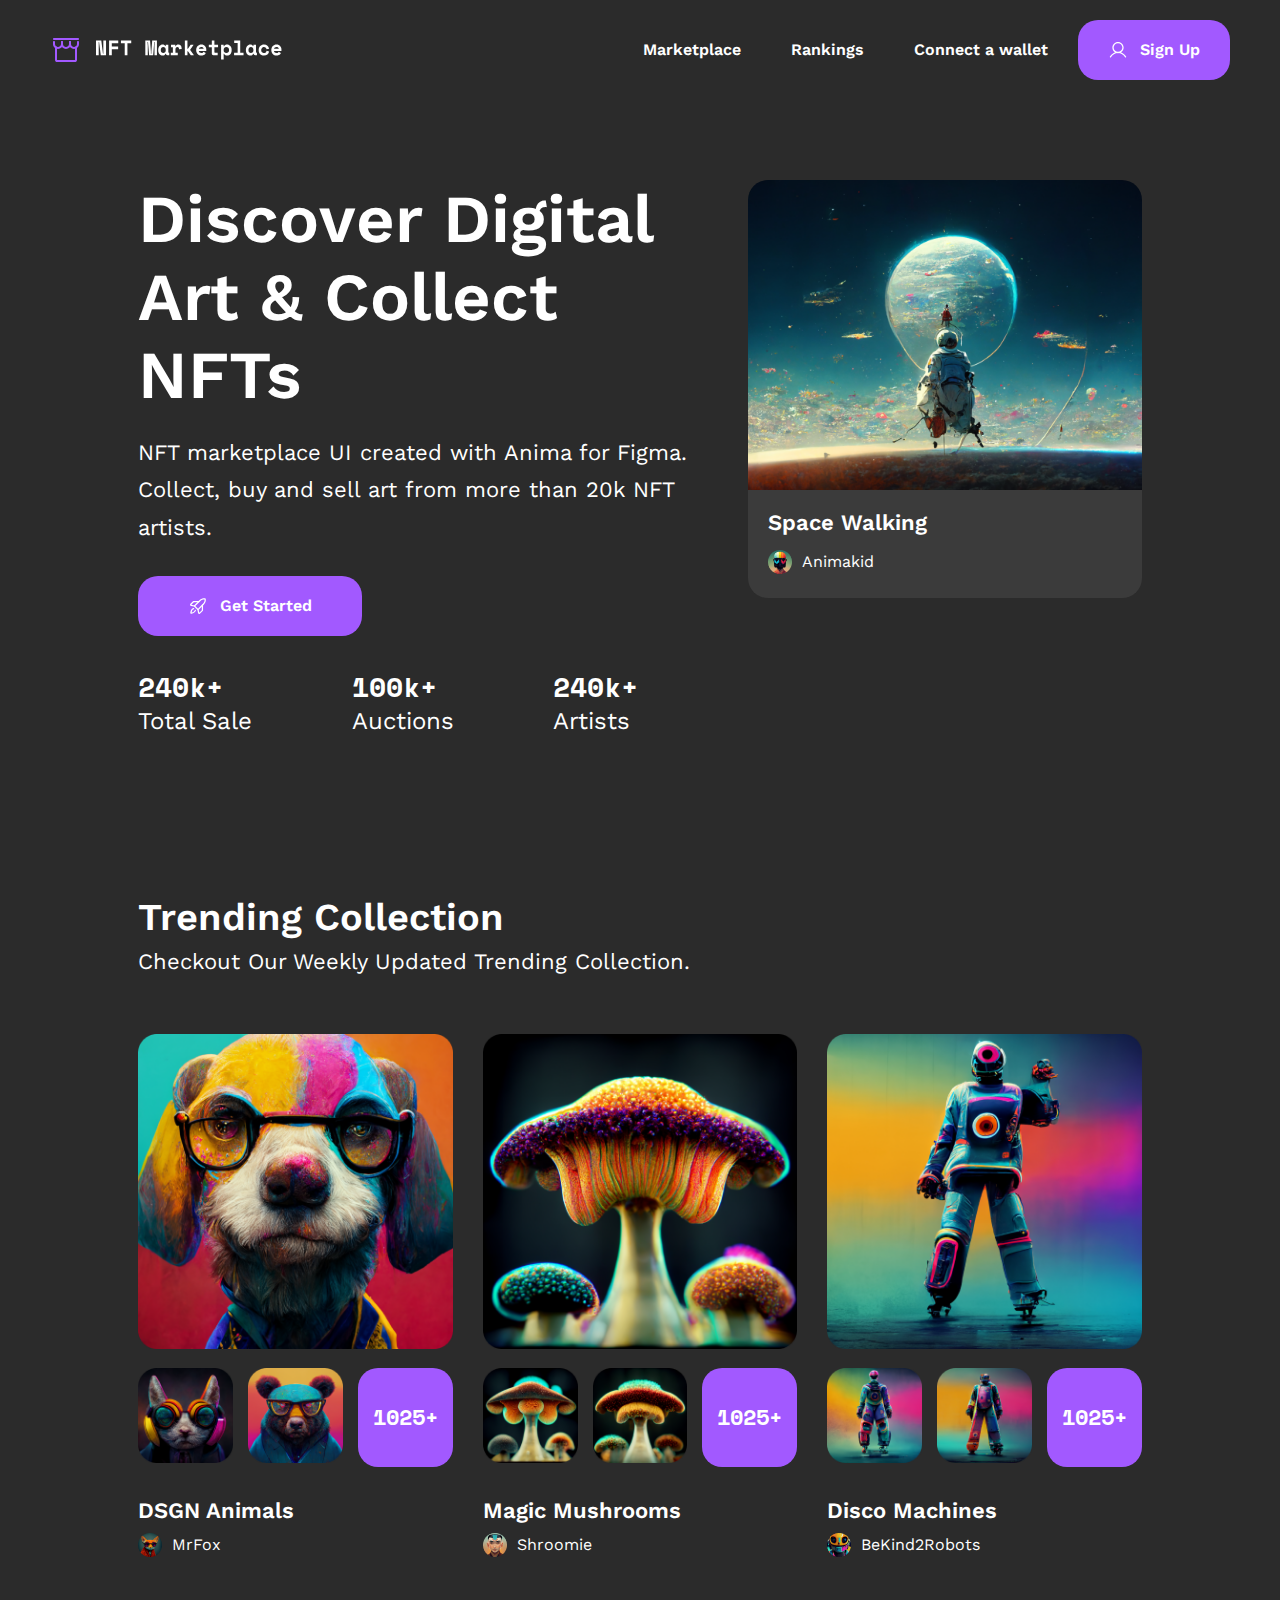
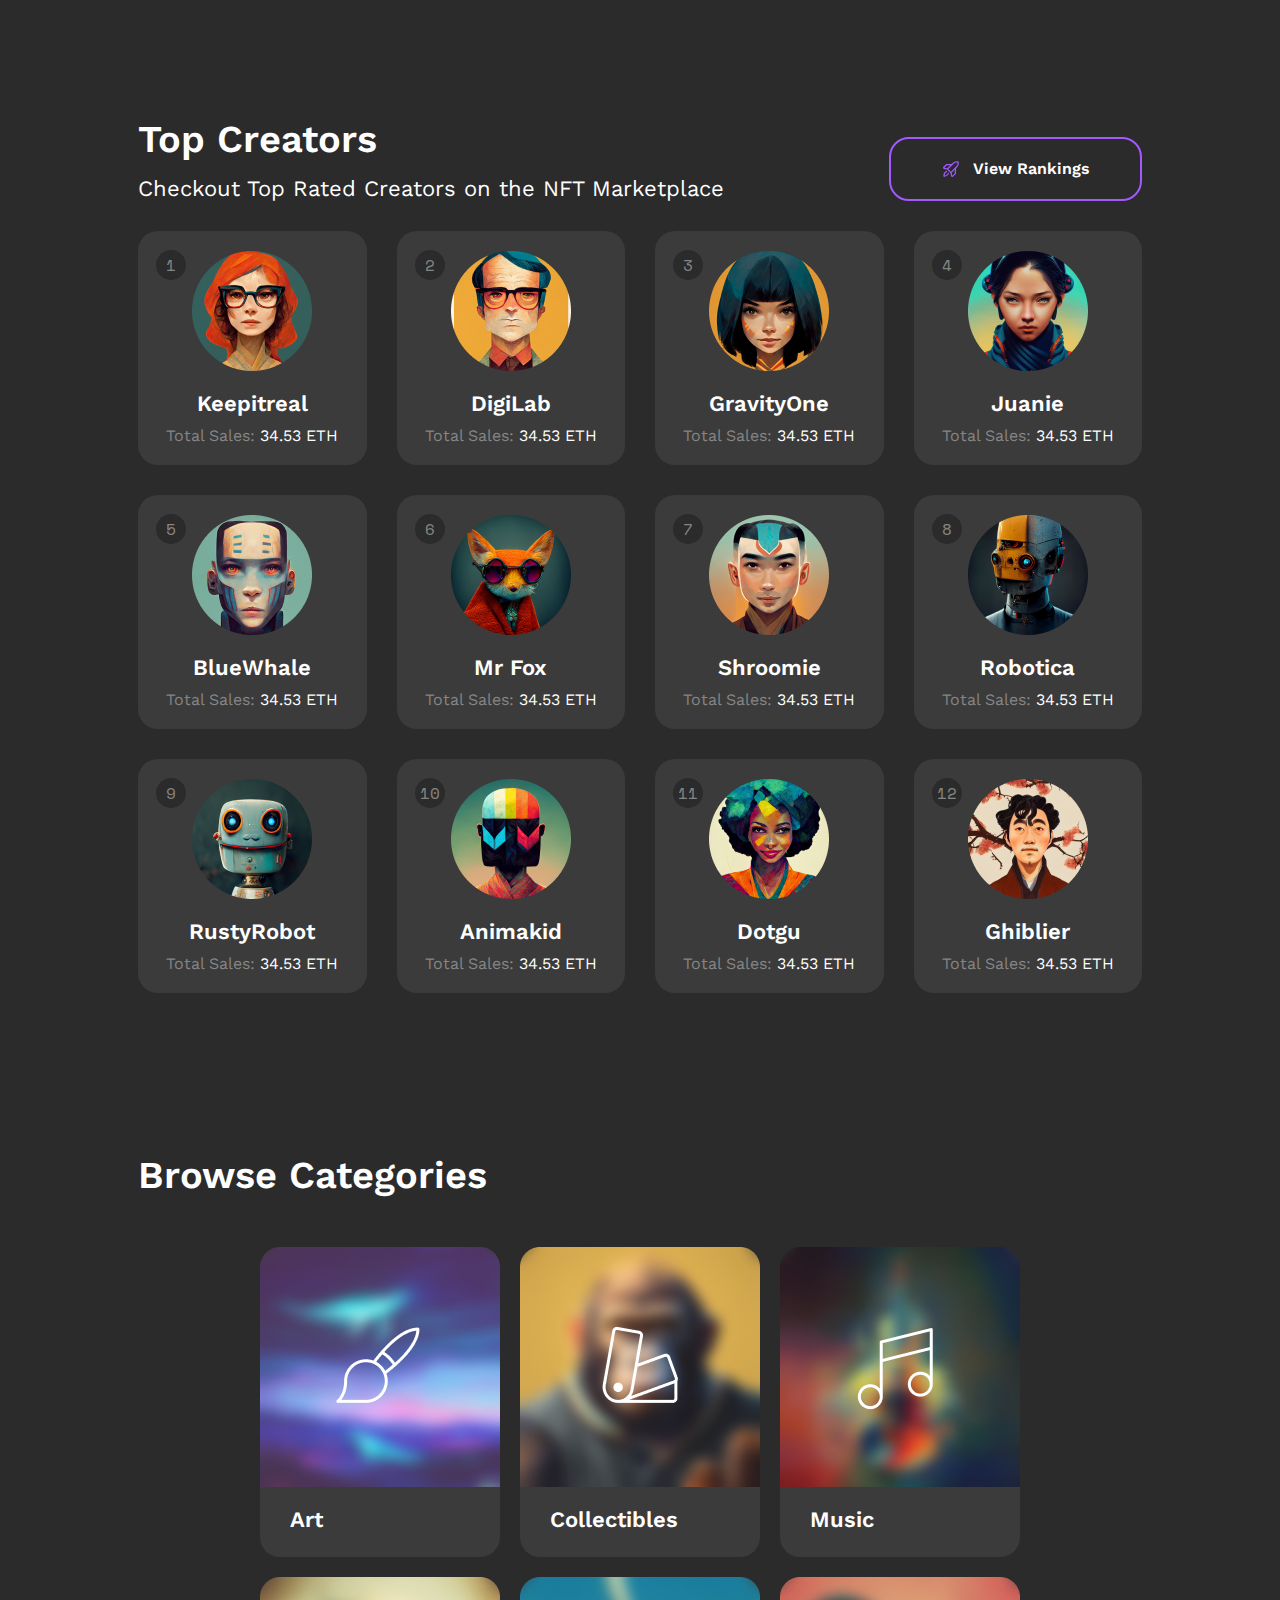
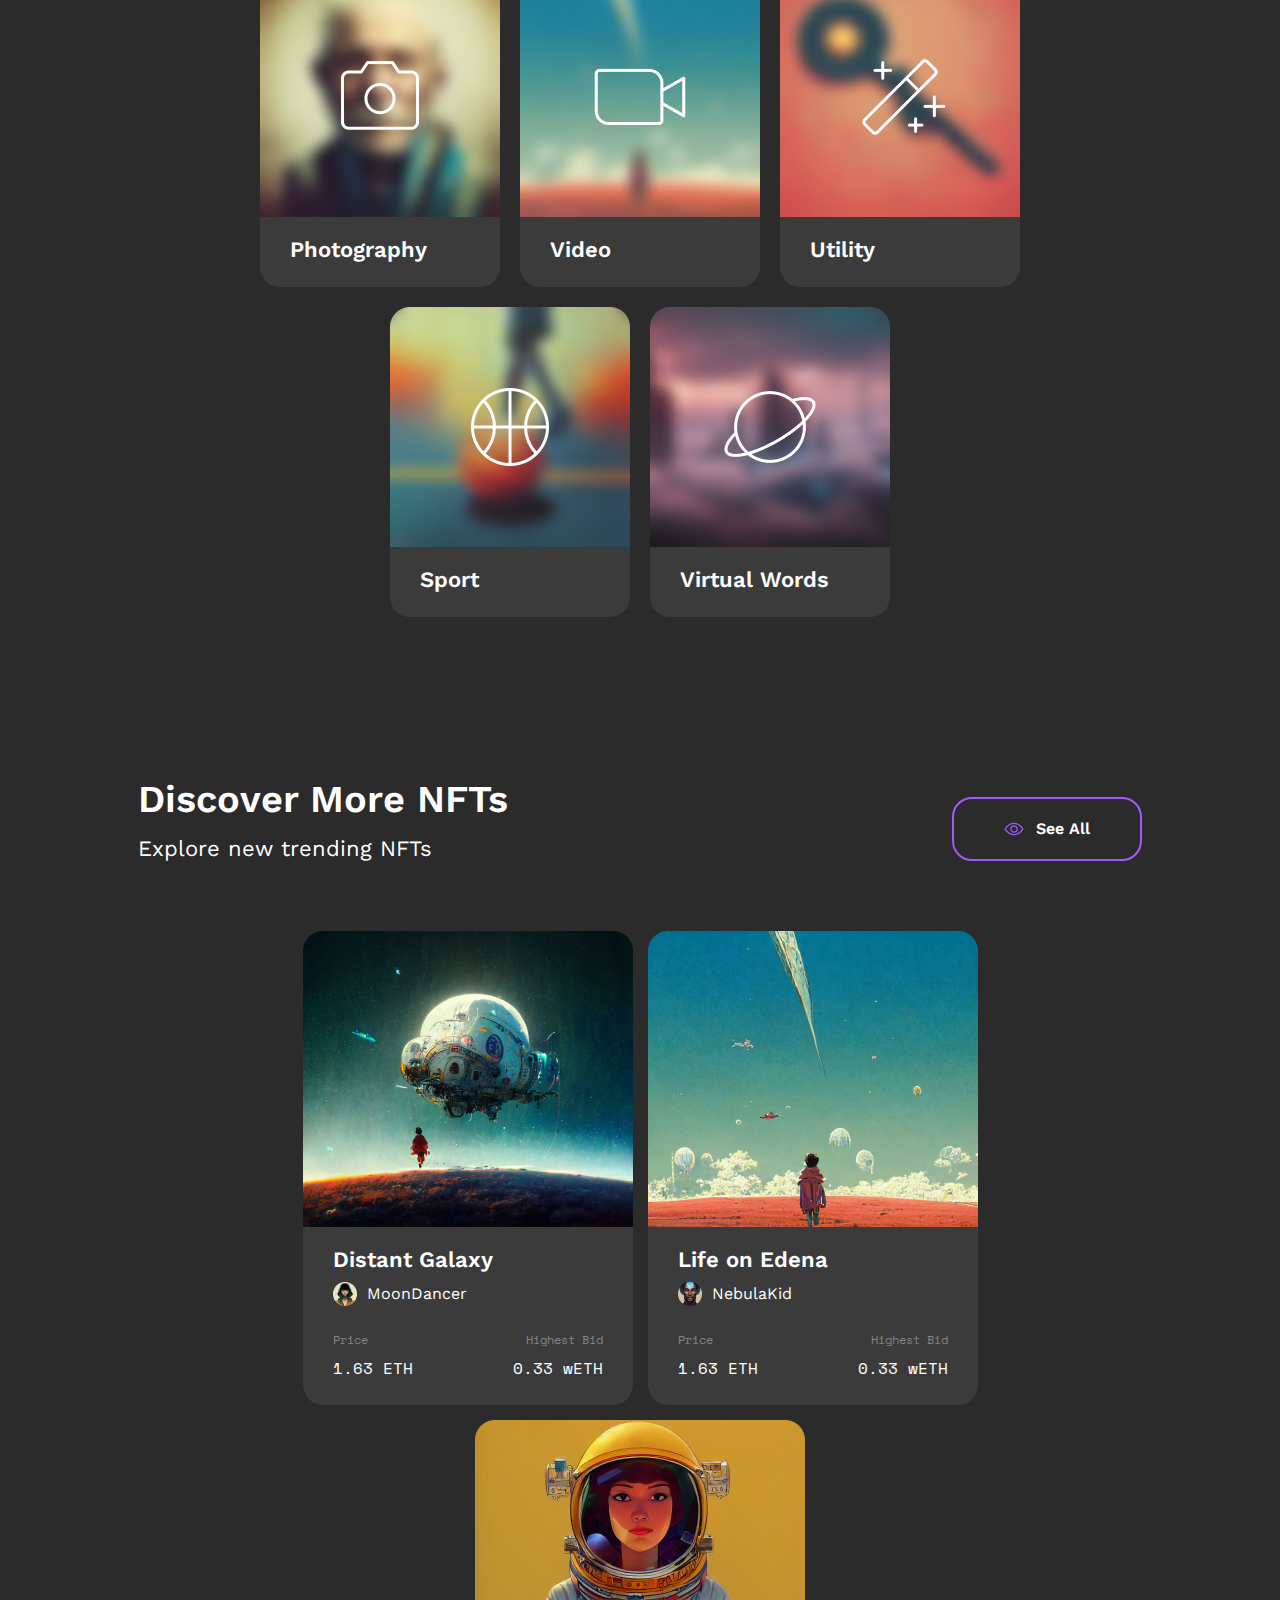
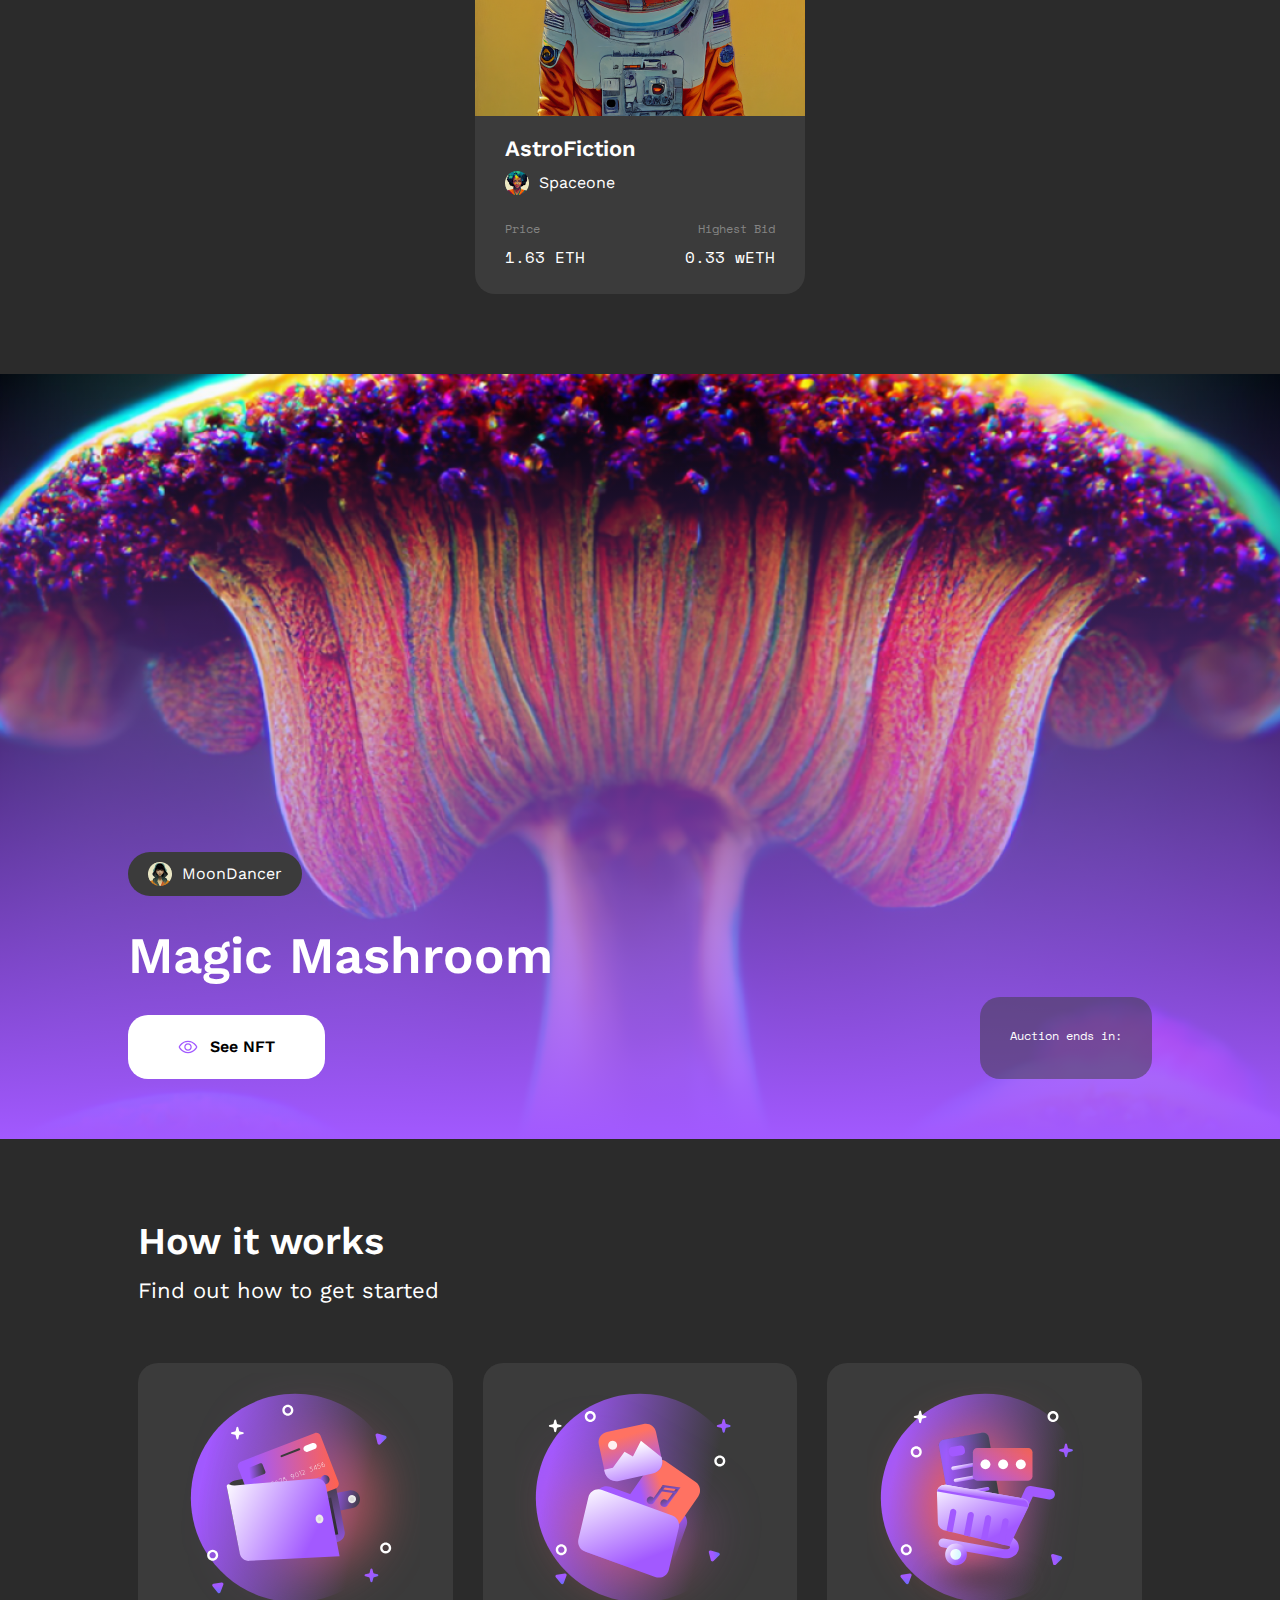
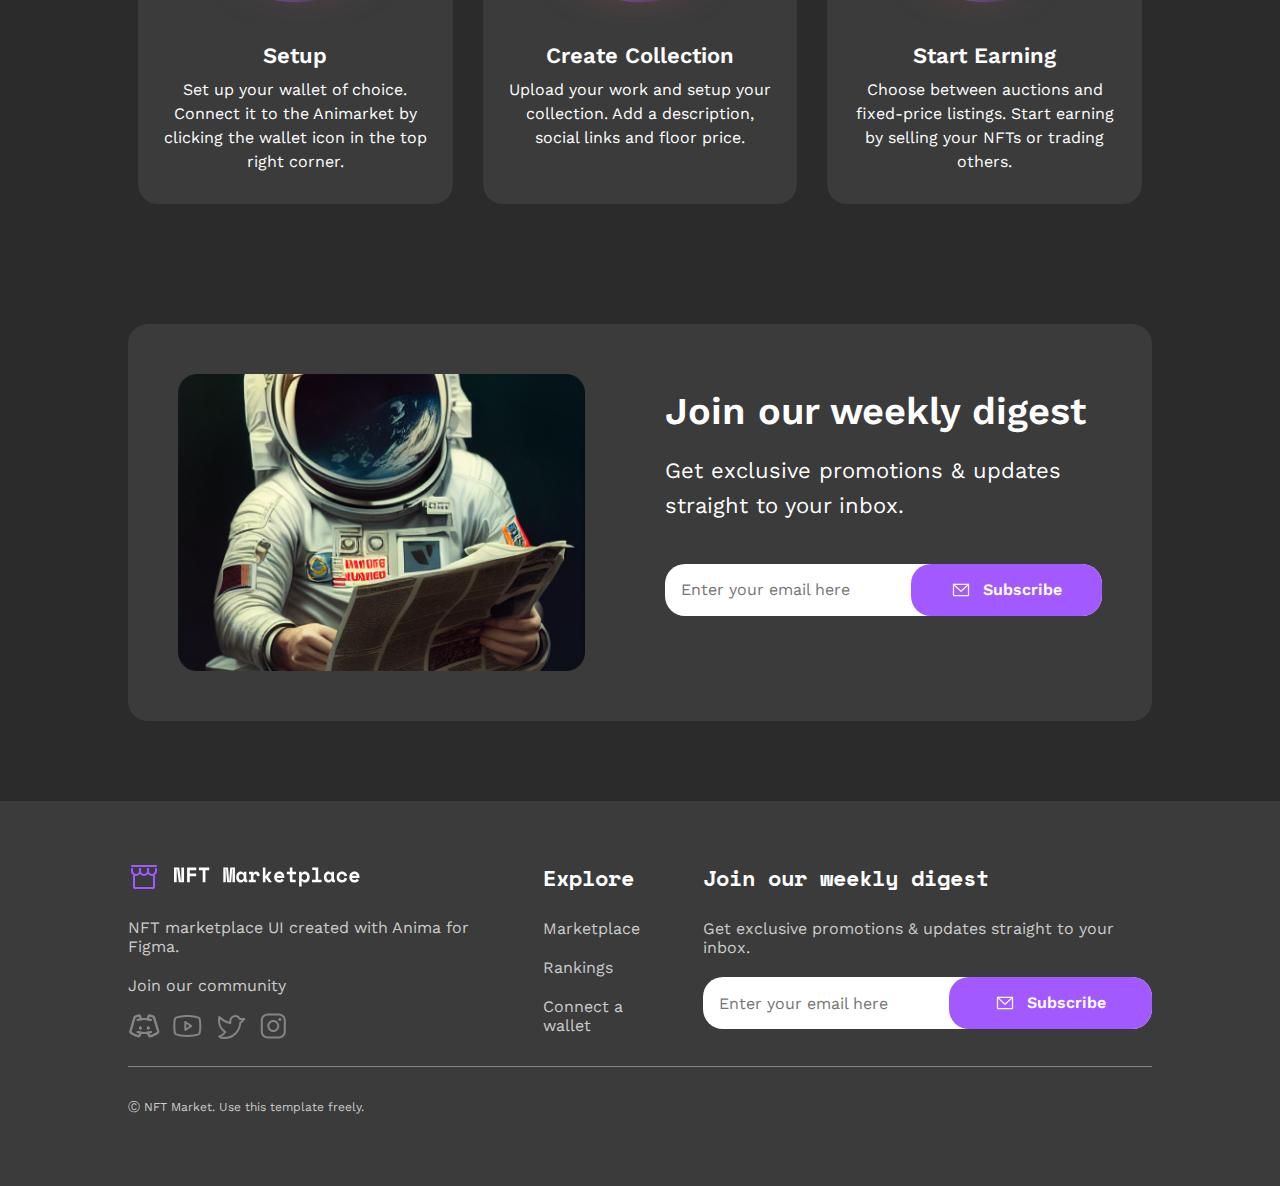
<file: index.html>
<!DOCTYPE html>
<html>
    <head>
        <title>NFT Marketplace</title>
        <meta charset="UTF-8">
        <meta name="viewport" content="width=device-width, initial-scale=1.0">
        <link rel="preconnect" href="https://fonts.googleapis.com">
        <link rel="preconnect" href="https://fonts.gstatic.com" crossorigin>
        <link href="https://fonts.googleapis.com/css2?family=Space+Mono:ital,wght@0,400;0,700;1,400;1,700&family=Work+Sans:ital,wght@0,100;0,200;0,300;0,400;0,500;0,600;0,700;0,800;0,900;1,100;1,200;1,300;1,400;1,500;1,600;1,700;1,800;1,900&display=swap" rel="stylesheet">
        <link rel="stylesheet" href="css/default.css">
        <link rel="stylesheet" href="css/header.css">
        <link rel="stylesheet" href="css/tablet/media-header-tablet.css">
        <link rel="stylesheet" href="css/mobile/media-header-mobile.css">
        <link rel="stylesheet" href="css/index.css">
        <link rel="stylesheet" href="css/tablet/media-index-tablet.css">
        <link rel="stylesheet" href="css/mobile/media-index-mobile.css">
        <link rel="stylesheet" href="css/footer.css">
        <link rel="stylesheet" href="css/tablet/media-footer-tablet.css">
        <link rel="stylesheet" href="css/mobile/media-footer-mobile.css">

        <script src="https://ajax.googleapis.com/ajax/libs/jquery/3.7.1/jquery.min.js"></script>
        <script src="js/header/header__menu-switch.js"></script>
        <script src="js/timer.js"></script>
        <script src="js/nft-advert__timer.js"></script>

    </head>
    <body>
        <header class="header">
            <a href="index.html" class="header__logo logo">
                <img src="img/logo-icon.svg" alt="NFT Marketplace" class="logo__icon">
                <img src="img/logo-text.svg" alt="NFT Marketplace" class="logo__text">
            </a>
            <nav class="header__menu">
                <a href="marketplace.html" class="menu__link animated_resize">Marketplace</a>
                <a href="rankings.html" class="menu__link animated_resize">Rankings</a>
                <a href="wallet-connect.html" class="menu__link animated_resize">Connect a wallet</a>
                <a href="sign-up.html" class="menu__button action-button action-button_filled animated_resize">
                    <img src="img/icons/User.svg" alt="Sign Up" class="menu__button__icon action-button__icon">
                    <span class="action-button__text">Sign Up</span>
                </a>
            </nav>
            <button class="header__menu-switch">
                <img src="img/icons/List.svg" alt="" class="menu-switch__icon">
            </button>
        </header>
            <div class="banner container">
                <h1 class="desc__title">Discover Digital Art & Collect NFTs</h1>
                <span class="desc__text">
                    NFT marketplace UI created with Anima for Figma. Collect, buy and sell art from more than 20k NFT artists.
                </span>
                <a href="artist.html" class="banner__item">
                    <img src="img/banner/nft-image.png" alt="Space Walking" class="item__img">
                    <div class="item__desc">
                        <h3 class="item__title">Space Walking</h3>
                        <div class="item__info usercard">
                            <img src="img/avatars/avatar1.png" alt="" class="usercard__avatar animated_resize item__user-avatar">
                            <span class="item__username usercard__username">Animakid</span>
                        </div>
                    </div>
                </a>
                <div class="desc__button-block">
                    <a href="sign-up.html" class="desc__button action-button action-button_filled animated_resize">
                        <img src="img/icons/RocketLaunch.svg" alt="Get Started" class="menu__button__icon action-button__icon">
                        <span class="action-button__text">Get Started</span>
                    </a>
                </div>
                <div class="desc__stat-info stat-info">
                    <div class="stat-info__block">
                        <span class="stat-info__heading ">240k+</span>
                        <span class="stat-info__text">Total Sale</span>
                    </div>
                    <div class="stat-info__block">
                        <span class="stat-info__heading  ">100k+</span>
                        <span class="stat-info__text">Auctions</span>
                    </div>
                    <div class="stat-info__block">
                        <span class="stat-info__heading  ">240k+</span>
                        <span class="stat-info__text">Artists</span>
                    </div>
                </div>
            </div>
            
            <div class="collections-banner container">
                <div class="collections__heading">
                    <h1 class="collections__title">Trending Collection</h1>
                    <h3 class="collections__subtitle">Checkout Our Weekly Updated Trending Collection.</h3>
                </div>
                <div class="collections__list">
                    <div class="banner__collection">
                        <div class="collection__images">
                            <a href="nft.html" class="collection__img-link animated_resize collection__img-link_first">
                                <img src="img/collections/collection1_1.png" alt="" class="collection__img collection__img_first">
                            </a>
                            <a href="nft.html" class="collection__img-link animated_resize">
                                <img src="img/collections/collection1_2.png" alt="" class="collection__img">
                            </a>
                            <a href="nft.html" class="collection__img-link animated_resize">
                                <img src="img/collections/collection1_3.png" alt="" class="collection__img">
                            </a>
                            <a href="nft.html" class="collection__link animated_resize action-button action-button_filled">
                                <span class="collection__link-text">1025+</span>
                            </a>
                        </div>
                        <div class="collection__desc">
                            <h2 class="collection__title">DSGN Animals</h2>
                            <div class="collection__author usercard">
                                <a href="artist.html" class="collection__author-link usercard__user-link">
                                    <img src="img/avatars/avatar2.png" alt="" class="usercard__avatar animated_resize collection__user-avatar">
                                </a>
                                <span class="collection__username usercard__username">MrFox</span>
                            </div>
                        </div>
                    </div>
                    <div class="banner__collection">
                        <div class="collection__images">
                            <a href="nft.html" class="collection__img-link animated_resize collection__img-link_first">
                                <img src="img/collections/collection2_1.png" alt="" class="collection__img collection__img_first">
                            </a>
                            <a href="nft.html" class="collection__img-link animated_resize">
                                <img src="img/collections/collection2_2.png" alt="" class="collection__img">
                            </a>
                            <a href="nft.html" class="collection__img-link animated_resize">
                                <img src="img/collections/collection2_3.png" alt="" class="collection__img">
                            </a>
                            <a href="nft.html" class="collection__link animated_resize action-button action-button_filled">
                                <span class="collection__link-text">1025+</span>
                            </a>
                        </div>
                        <div class="collection__desc">
                            <h2 class="collection__title">Magic Mushrooms</h2>
                            <div class="collection__author usercard">
                                <a href="artist.html" class="collection__author-link usercard__user-link">
                                    <img src="img/avatars/avatar3.png" alt="" class="usercard__avatar animated_resize collection__user-avatar">
                                </a>
                                <span class="collection__username usercard__username">Shroomie</span>
                            </div>
                        </div>
                    </div>
                    <div class="banner__collection">
                        <div class="collection__images">
                            <a href="nft.html" class="collection__img-link animated_resize collection__img-link_first">
                                <img src="img/collections/collection3_1.png" alt="" class="collection__img collection__img_first">
                            </a>
                            <a href="nft.html" class="collection__img-link animated_resize">
                                <img src="img/collections/collection3_2.png" alt="" class="collection__img">
                            </a>
                            <a href="nft.html" class="collection__img-link animated_resize">
                                <img src="img/collections/collection3_3.png" alt="" class="collection__img">
                            </a>
                            <a href="nft.html" class="collection__link animated_resize action-button action-button_filled">
                                <span class="collection__link-text">1025+</span>
                            </a>
                        </div>
                        <div class="collection__desc">
                            <h2 class="collection__title">Disco Machines</h2>
                            <div class="collection__author usercard">
                                <a href="artist.html" class="collection__author-link usercard__user-link">
                                    <img src="img/avatars/avatar4.png" alt="" class="usercard__avatar animated_resize collection__user-avatar">
                                </a>
                                <span class="collection__username usercard__username">BeKind2Robots</span>
                            </div>
                        </div>
                    </div>
                </div>
            </div>

            <div class="creators-banner container">
                <div class="creators__text">
                    <h1 class="creators__title">Top Creators</h1>
                    <h3 class="creators__subtext">Checkout Top Rated Creators on the NFT Marketplace</h3>
                </div>
                <div class="creators__button-block">
                    <a href="rankings.html" class="creators__button action-button animated_resize">
                        <img src="img/icons/RocketLaunchPurple.svg" alt="" class="creators__button-link__icon action-button__icon">
                        <span class="creators__button-link__text action-button__text">View Rankings</span>
                    </a>
                </div>
                <div class="creators__list">
                    <a href="artist.html" class="creators__card animated_resize">
                        <div class="creator__number">1</div>
                        <img src="img/avatars/avatar5.png" alt="" class="creator__avatar">
                        <div class="creator__info">
                            <span class="creator__username">Keepitreal</span>
                            <div class="creator__summary">
                                <span class="creator__param">Total Sales: </span>
                                <span class="creator__value">34.53 ETH</span>
                            </div>
                        </div>
                    </a>
                    <a href="artist.html" class="creators__card animated_resize">
                        <div class="creator__number">2</div>
                        <img src="img/avatars/avatar6.png" alt="" class="creator__avatar">
                        <div class="creator__info">
                            <span class="creator__username">DigiLab</span>
                            <div class="creator__summary">
                                <span class="creator__param">Total Sales: </span>
                                <span class="creator__value">34.53 ETH</span>
                            </div>
                        </div>
                    </a>
                    <a href="artist.html" class="creators__card animated_resize">
                        <div class="creator__number">3</div>
                        <img src="img/avatars/avatar7.png" alt="" class="creator__avatar">
                        <div class="creator__info">
                            <span class="creator__username">GravityOne</span>
                            <div class="creator__summary">
                                <span class="creator__param">Total Sales: </span>
                                <span class="creator__value">34.53 ETH</span>
                            </div>
                        </div>
                    </a>
                    <a href="artist.html" class="creators__card animated_resize">
                        <div class="creator__number">4</div>
                        <img src="img/avatars/avatar8.png" alt="" class="creator__avatar">
                        <div class="creator__info">
                            <span class="creator__username">Juanie</span>
                            <div class="creator__summary">
                                <span class="creator__param">Total Sales: </span>
                                <span class="creator__value">34.53 ETH</span>
                            </div>
                        </div>
                    </a>
                    <a href="artist.html" class="creators__card animated_resize">
                        <div class="creator__number">5</div>
                        <img src="img/avatars/avatar9.png" alt="" class="creator__avatar">
                        <div class="creator__info">
                            <span class="creator__username">BlueWhale</span>
                            <div class="creator__summary">
                                <span class="creator__param">Total Sales: </span>
                                <span class="creator__value">34.53 ETH</span>
                            </div>
                        </div>
                    </a>
                    <a href="artist.html" class="creators__card animated_resize">
                        <div class="creator__number">6</div>
                        <img src="img/avatars/avatar10.png" alt="" class="creator__avatar">
                        <div class="creator__info">
                            <span class="creator__username">Mr Fox</span>
                            <div class="creator__summary">
                                <span class="creator__param">Total Sales: </span>
                                <span class="creator__value">34.53 ETH</span>
                            </div>
                        </div>
                    </a>
                    <a href="artist.html" class="creators__card animated_resize">
                        <div class="creator__number">7</div>
                        <img src="img/avatars/avatar11.png" alt="" class="creator__avatar">
                        <div class="creator__info">
                            <span class="creator__username">Shroomie</span>
                            <div class="creator__summary">
                                <span class="creator__param">Total Sales: </span>
                                <span class="creator__value">34.53 ETH</span>
                            </div>
                        </div>
                    </a>
                    <a href="artist.html" class="creators__card animated_resize">
                        <div class="creator__number">8</div>
                        <img src="img/avatars/avatar12.png" alt="" class="creator__avatar">
                        <div class="creator__info">
                            <span class="creator__username">Robotica</span>
                            <div class="creator__summary">
                                <span class="creator__param">Total Sales: </span>
                                <span class="creator__value">34.53 ETH</span>
                            </div>
                        </div>
                    </a>
                    <a href="artist.html" class="creators__card animated_resize">
                        <div class="creator__number">9</div>
                        <img src="img/avatars/avatar13.png" alt="" class="creator__avatar">
                        <div class="creator__info">
                            <span class="creator__username">RustyRobot</span>
                            <div class="creator__summary">
                                <span class="creator__param">Total Sales: </span>
                                <span class="creator__value">34.53 ETH</span>
                            </div>
                        </div>
                    </a>
                    <a href="artist.html" class="creators__card animated_resize">
                        <div class="creator__number">10</div>
                        <img src="img/avatars/avatar14.png" alt="" class="creator__avatar">
                        <div class="creator__info">
                            <span class="creator__username">Animakid</span>
                            <div class="creator__summary">
                                <span class="creator__param">Total Sales: </span>
                                <span class="creator__value">34.53 ETH</span>
                            </div>
                        </div>
                    </a>
                    <a href="artist.html" class="creators__card animated_resize">
                        <div class="creator__number">11</div>
                        <img src="img/avatars/avatar15.png" alt="" class="creator__avatar">
                        <div class="creator__info">
                            <span class="creator__username">Dotgu</span>
                            <div class="creator__summary">
                                <span class="creator__param">Total Sales: </span>
                                <span class="creator__value">34.53 ETH</span>
                            </div>
                        </div>
                    </a>
                    <a href="artist.html" class="creators__card animated_resize">
                        <div class="creator__number">12</div>
                        <img src="img/avatars/avatar16.png" alt="" class="creator__avatar">
                        <div class="creator__info">
                            <span class="creator__username">Ghiblier</span>
                            <div class="creator__summary">
                                <span class="creator__param">Total Sales: </span>
                                <span class="creator__value">34.53 ETH</span>
                            </div>
                        </div>
                    </a>
                </div>
            </div>

            <div class="categories-banner container">
                <h1 class="categories__title">Browse Categories</h1>
                <div class="categories__list">
                    <a href="marketplace.html" class="banner__category animated_resize">
                        <img src="img/categories/category1_blured.png" alt="" class="category__img">
                        <div class="category__desc">
                            <h2 class="category__title">Art</h2>
                        </div>
                    </a>
                    <a href="marketplace.html" class="banner__category animated_resize">
                        <img src="img/categories/category2_blured.png" alt="" class="category__img">
                        <div class="category__desc">
                            <h2 class="category__title">Collectibles</h2>
                        </div>
                    </a>
                    <a href="marketplace.html" class="banner__category animated_resize">
                        <img src="img/categories/category3_blured.png" alt="" class="category__img">
                        <div class="category__desc">
                            <h2 class="category__title">Music</h2>
                        </div>
                    </a>
                    <a href="marketplace.html" class="banner__category animated_resize">
                        <img src="img/categories/category4_blured.png" alt="" class="category__img">
                        <div class="category__desc">
                            <h2 class="category__title">Photography</h2>
                        </div>
                    </a>
                    <a href="marketplace.html" class="banner__category animated_resize">
                        <img src="img/categories/category5_blured.png" alt="" class="category__img">
                        <div class="category__desc">
                            <h2 class="category__title">Video</h2>
                        </div>
                    </a>
                    <a href="marketplace.html" class="banner__category animated_resize">
                        <img src="img/categories/category6_blured.png" alt="" class="category__img">
                        <div class="category__desc">
                            <h2 class="category__title">Utility</h2>
                        </div>
                    </a>
                    <a href="marketplace.html" class="banner__category animated_resize">
                        <img src="img/categories/category7_blured.png" alt="" class="category__img">
                        <div class="category__desc">
                            <h2 class="category__title">Sport</h2>
                        </div>
                    </a>
                    <a href="marketplace.html" class="banner__category animated_resize">
                        <img src="img/categories/category8_blured.png" alt="" class="category__img">
                        <div class="category__desc">
                            <h2 class="category__title">Virtual Words</h2>
                        </div>
                    </a>
                </div>
            </div>

            <div class="nfts-banner container">
                <div class="nfts__heading">
                    <h1 class="nfts__title">Discover More NFTs</h1>
                    <h3 class="nfts__subtext">Explore new trending NFTs</h3>
                </div>
                <div class="nfts__button-block">
                    <a href="marketplace.html" class="nfts__button action-button animated_resize">
                        <img src="img/icons/EyePurple.svg" alt="" class="nfts__button-link__icon action-button__icon">
                        <span class="nfts__button-link__text action-button__text">See All</span>
                    </a>
                </div>
                <div class="nfts__list">
                    <a href="nft.html" class="banner__nft nft-card animated_resize">
                        <img src="img/nfts/nft1.png" alt="" class="nft__img">
                        <div class="nft__desc">
                            <h3 class="nft__title">Distant Galaxy</h3>
                            <div class="nft__autor usercard">
                                <img src="img/avatars/avatar17.png" alt="" class="usercard__avatar animated_resize nft__author__avatar">
                                <span class="nft__author-name usercard__username">MoonDancer</span>
                            </div>
                            <div class="nft__details">
                                <div class="nft__detail nft__detail_first">
                                    <span class="nft__detail__param">Price</span>
                                    <span class="nft__detail__value">1.63 ETH</span>
                                </div>
                                <div class="nft__detail nft__detail_last">
                                    <span class="nft__detail__param">Highest Bid</span>
                                    <span class="nft__detail__value">0.33 wETH</span>
                                </div>
                            </div>
                        </div>
                    </a>
                    <a href="nft.html" class="banner__nft nft-card animated_resize">
                        <img src="img/nfts/nft2.png" alt="" class="nft__img">
                        <div class="nft__desc">
                            <h3 class="nft__title">Life on Edena</h3>
                            <div class="nft__autor usercard">
                                <img src="img/avatars/avatar18.png" alt="" class="usercard__avatar animated_resize nft__author__avatar">
                                <span class="nft__author-name usercard__username">NebulaKid</span>
                            </div>
                            <div class="nft__details">
                                <div class="nft__detail nft__detail_first">
                                    <span class="nft__detail__param">Price</span>
                                    <span class="nft__detail__value">1.63 ETH</span>
                                </div>
                                <div class="nft__detail nft__detail_last">
                                    <span class="nft__detail__param">Highest Bid</span>
                                    <span class="nft__detail__value">0.33 wETH</span>
                                </div>
                            </div>
                        </div>
                    </a>
                    <a href="nft.html" class="banner__nft nft-card animated_resize">
                        <img src="img/nfts/nft3.png" alt="" class="nft__img">
                        <div class="nft__desc">
                            <h3 class="nft__title">AstroFiction</h3>
                            <div class="nft__autor usercard">
                                <img src="img/avatars/avatar19.png" alt="" class="usercard__avatar animated_resize nft__author__avatar">
                                <span class="nft__author-name usercard__username">Spaceone</span>
                            </div>
                            <div class="nft__details">
                                <div class="nft__detail nft__detail_first">
                                    <span class="nft__detail__param">Price</span>
                                    <span class="nft__detail__value">1.63 ETH</span>
                                </div>
                                <div class="nft__detail nft__detail_last">
                                    <span class="nft__detail__param">Highest Bid</span>
                                    <span class="nft__detail__value">0.33 wETH</span>
                                </div>
                            </div>
                        </div>
                    </a>
                </div>

            </div>

            <div class="nft-advert-banner">
                <div class="nft-advert__content container">
                    <a href="artist.html" class="nft-advert__author usercard">
                        <img src="img/avatars/avatar17.png" alt="" class="usercard__avatar animated_resize nft-advert__avatar">
                        <span class="nft-advert__author-name usercard__username">MoonDancer</span>
                    </a>
                    <span class="nft-advert__ntf-title">Magic Mashroom</span>
                    <div class="nft-advert__button-block">
                        <a href="nft.html" class="nft-advert__button action-button action-button_filled animated_resize">
                            <img src="img/icons/EyePurple.svg" alt="" class="nft-advert__button__icon action-button__icon">
                            <span class="nft-advert__button__text action-button__text">See NFT</span>
                        </a>
                    </div>
                    <div class="nft-advert__timer-block">
                        <div class="nft-advert__timer timer" data-time-end = "2023-12-01">
                            <h3 class="timer__title">Auction ends in:</h3>
                            <div class="timer__display">
                                <!--<div class="timer__number" data-units="Hours">
                                    <span class="timer__digits timer__hours">59</span>
                                    <span class="timer__subtext">Hours</span>
                                </div>
                                <span class="timer__filler">:</span>
                                <div class="timer__number" data-units="Minutes">
                                    <span class="timer__digits">59</span>
                                    <span class="timer__subtext">Minutes</span>
                                </div>
                                <span class="timer__filler">:</span>
                                <div class="timer__number" data-units="Seconds">
                                    <span class="timer__digits">59</span>
                                    <span class="timer__subtext">Seconds</span>
                                </div>-->
                            </div>
                        </div>
                    </div>
                </div>
                
            </div>

            <div class="tips-banner container">
                <div class="tips__heading">
                    <h1 class="tips__title">How it works</h1>
                    <h3 class="tips__subtext">Find out how to get started</h3>
                </div>
                <div class="tips__list">
                    <div class="banner__tip">
                        <img src="img/tips/tip1.svg" alt="" class="tip__image">
                        <div class="tip__desc">
                            <h2 class="tip__title">Setup</h2>
                            <span class="tip__text">Set up your wallet of choice. Connect it to the
                                 Animarket by clicking the wallet icon in the top right corner.</span>
                        </div>
                    </div>
                    <div class="banner__tip">
                        <img src="img/tips/tip2.svg" alt="" class="tip__image">
                        <div class="tip__desc">
                            <h2 class="tip__title">Create Collection</h2>
                            <span class="tip__text">Upload your work and setup your collection. Add a description, 
                                social links and floor price.</span>
                        </div>
                    </div>
                    <div class="banner__tip">
                        <img src="img/tips/tip3.svg" alt="" class="tip__image">
                        <div class="tip__desc">
                            <h2 class="tip__title">Start Earning</h2>
                            <span class="tip__text">Choose between auctions and fixed-price listings.
                                 Start earning by selling your NFTs or trading others.</span>
                        </div>
                    </div>
                </div>
            </div>

            <div class="widget-banner">
                <div class="widget__block container">
                    <img src="img/widget/widget.png" alt="" class="widget__img">
                    <div class="widget__content">
                        <h3 class="widget__title">Join our weekly digest</h3>
                        <span class="widget__text">Get exclusive promotions & updates straight to your inbox.</span>
                        <form action="" class="widget__subsc-form subsc-form">
                            <input placeholder="Enter your email here" type="email" class="widget__subsc-form__input subsc-form__input"/>
                            <button class="subsc-form__button widget__subsc-form__button action-button action-button_filled action-button_animated-rotated-resize">
                                <img src="img/icons/EnvelopeSimple.svg" alt="" class="form__button__icon action-button__icon">
                                <span class="action-button__text form__button__text">Subscribe</span>
                            </button>
                        </form>
                    </div>
                </div>
                
                
            </div>

            <footer class="footer">
                <div class="container">
                    <div class="footer__blocks">
                        <div class="footer__block">
                            <div class="footer__block__heading">
                                <a href="index.html" class="logo footer__logo">
                                    <img src="img/logo-icon.svg" alt="NFT Marketplace" class="footer__logo__icon logo__icon">
                                    <img src="img/logo-text.svg" alt="NFT Marketplace" class="footer__logo__text logo__text">
                                </a>
                            </div>
                            <div class="footer__block__content">
                                <span class="footer__text">
                                    NFT marketplace UI created with Anima for Figma.
                                </span>
                                <div class="footer__block__links">
                                    <span class="footer__text">Join our community</span>
                                    <div class="footer__list">
                                        <a href="#" class="footer__block__link">
                                            <img src="img/icons/DiscordLogo.svg" alt="" class="footer__block__link-icon">
                                        </a>
                                        <a href="#" class="footer__block__link">
                                            <img src="img/icons/YoutubeLogo.svg" alt="" class="footer__block__link-icon">
                                        </a>
                                        <a href="#" class="footer__block__link">
                                            <img src="img/icons/TwitterLogo.svg" alt="" class="footer__block__link-icon">
                                        </a>
                                        <a href="#" class="footer__block__link">
                                            <img src="img/icons/InstagramLogo.svg" alt="" class="footer__block__link-icon">
                                        </a>
                                    </div>
                                </div>
                            </div>
                        </div>
                        <div class="footer__block">
                            <div class="footer__block__heading">
                                <h2 class="footer__block__title">Explore</h2>
                            </div>
                            <div class="footer__block__content">
                                <a href="marketplace.html" class="footer__text">Marketplace</a>
                                <a href="rankings.html" class="footer__text">Rankings</a>
                                <a href="wallet-connect.html" class="footer__text">Connect a wallet</a>
                            </div>
                        </div>
                        <div class="footer__block">
                            <div class="footer__block__heading">
                                <h2 class="footer__block__title">Join our weekly digest</h2>
                            </div>
                            <div class="footer__block__content">
                                <span class="footer__text">Get exclusive promotions & updates straight to your inbox.</span>
                                <form action="" class="footer__subsc-form subsc-form">
                                    <input placeholder="Enter your email here" type="email" class="footer__subsc-form__input subsc-form__input"/>
                                    <button class="footer__subsc-form__button subsc-form__button action-button action-button_filled action-button_animated-rotated-resize">
                                        <img src="img/icons/EnvelopeSimple.svg" alt="" class="form__button__icon action-button__icon">
                                        <span class="action-button__text form__button__text">Subscribe</span>
                                    </button>
                                </form>
                            </div>
                        </div>
                    </div>
                    <div class="footer__underline">
                        <span class="footer__text footer__text_underline">Ⓒ NFT Market. Use this template freely.</span>
                    </div>
                </div>
                
            </footer>

    </body>
</html>
</file>
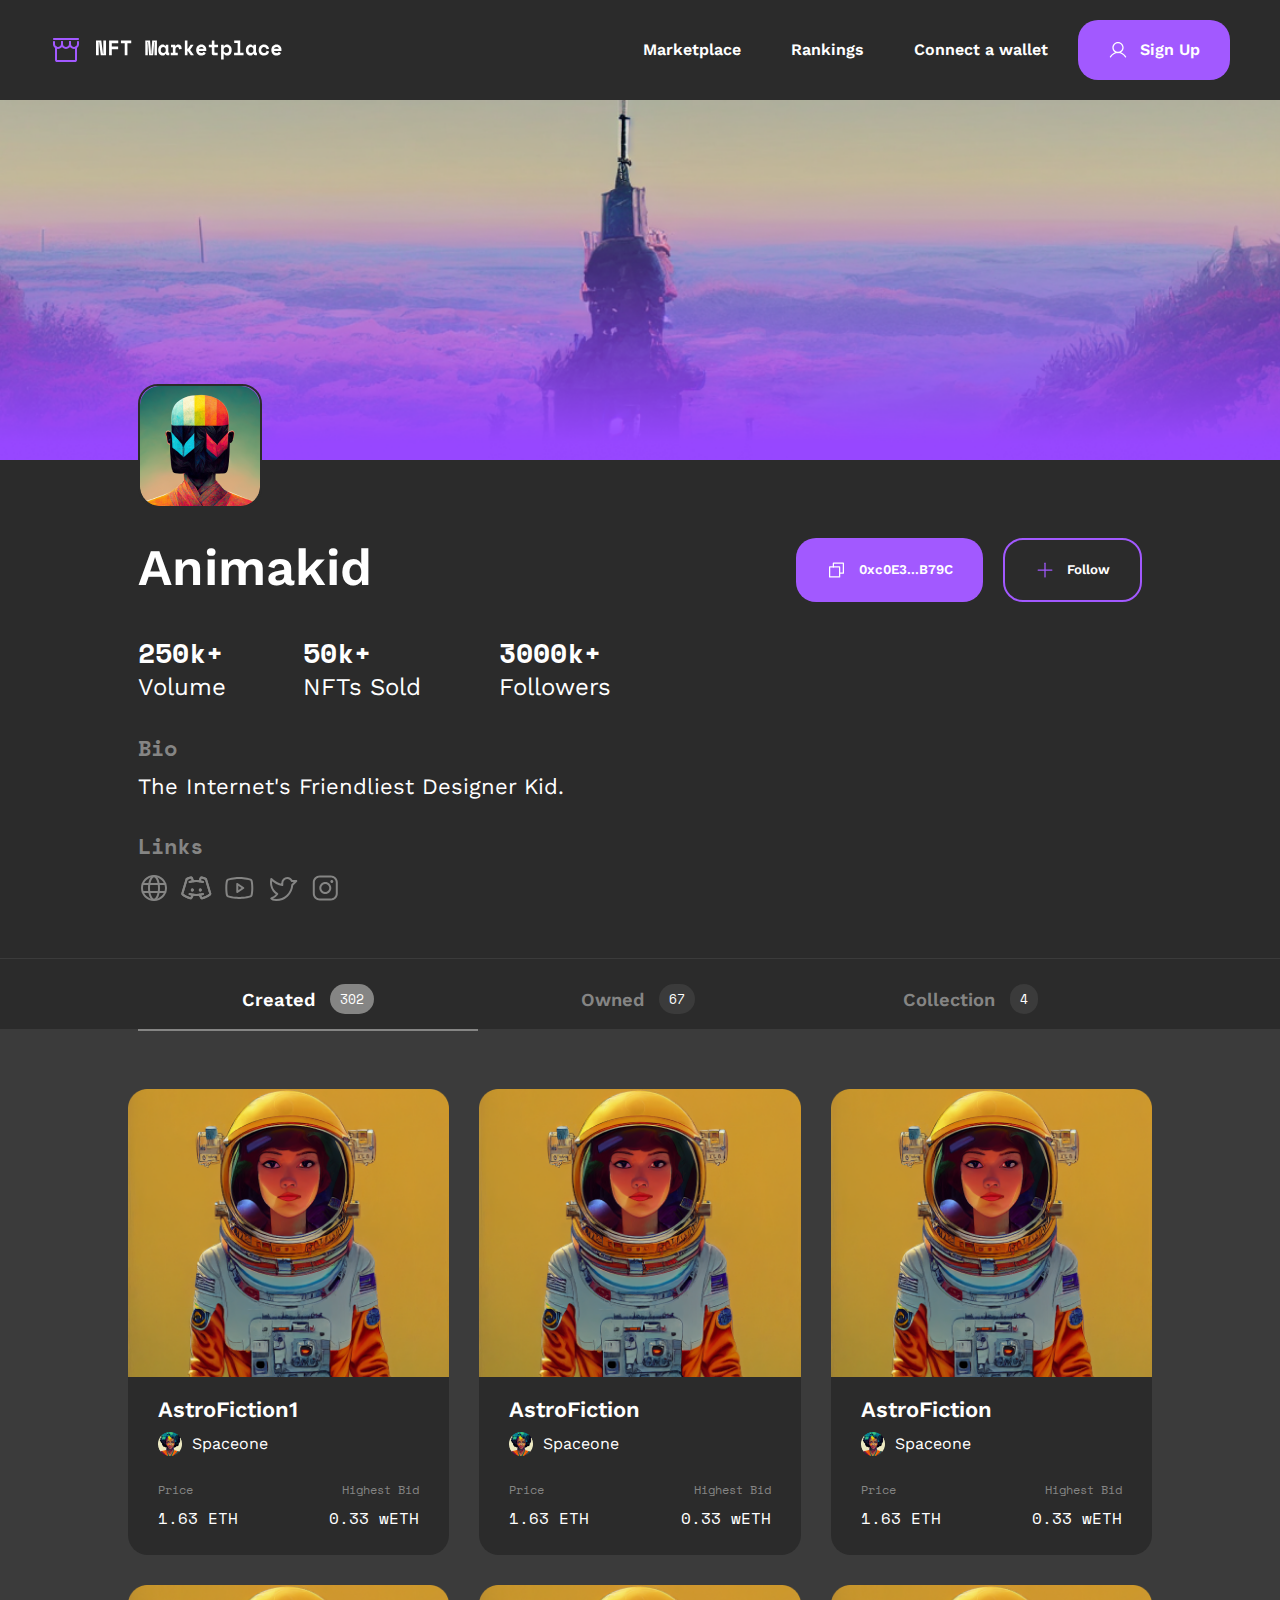
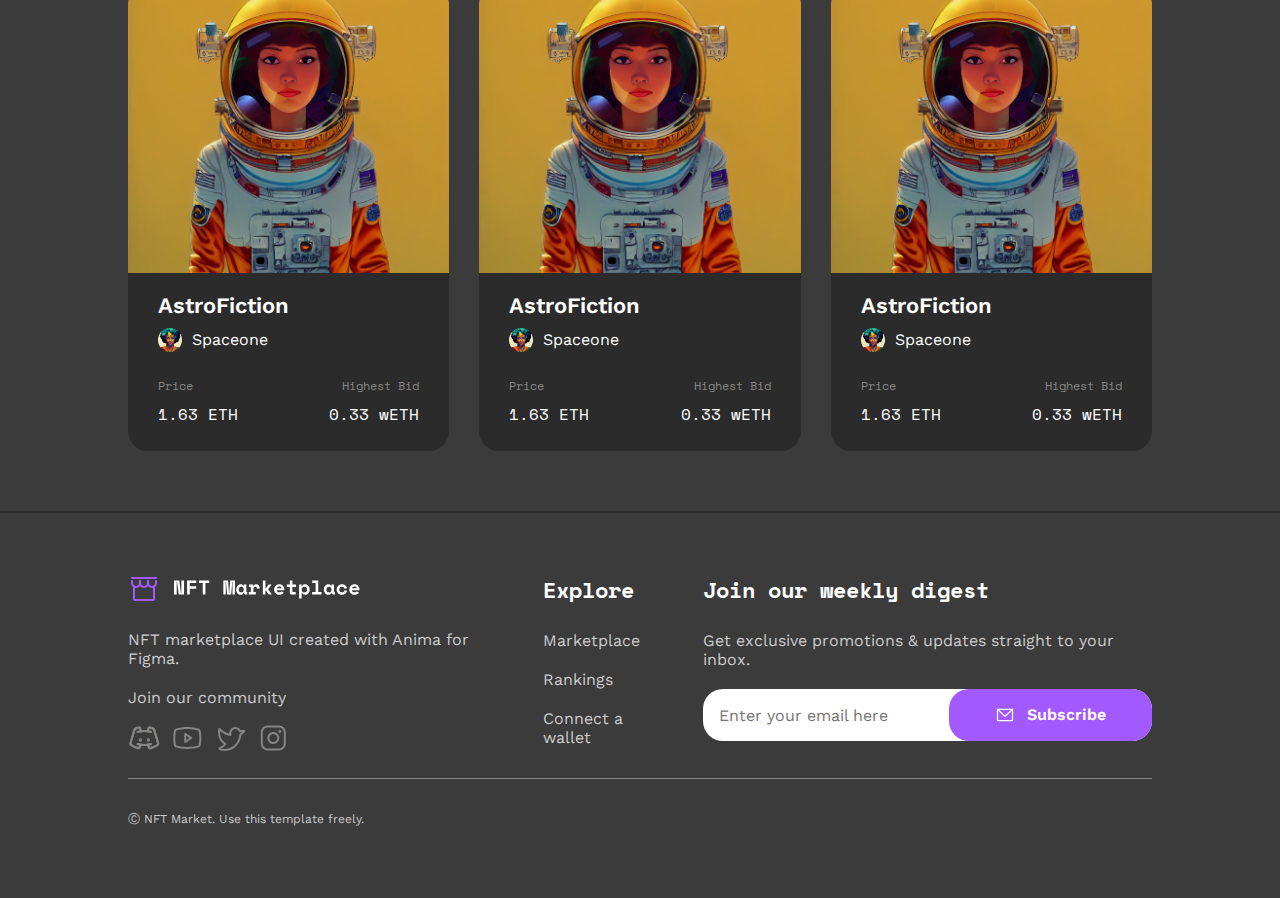
<file: artist.html>
<!DOCTYPE html>
<html lang="en">
<head>
    <meta charset="UTF-8">
    <meta name="viewport" content="width=device-width, initial-scale=1.0">
    <link rel="preconnect" href="https://fonts.googleapis.com">
    <link rel="preconnect" href="https://fonts.gstatic.com" crossorigin>
    <link href="https://fonts.googleapis.com/css2?family=Space+Mono:ital,wght@0,400;0,700;1,400;1,700&family=Work+Sans:ital,wght@0,100;0,200;0,300;0,400;0,500;0,600;0,700;0,800;0,900;1,100;1,200;1,300;1,400;1,500;1,600;1,700;1,800;1,900&display=swap" rel="stylesheet">
    <link rel="stylesheet" href="css/default.css">
    <link rel="stylesheet" href="css/header.css">
    <link rel="stylesheet" href="css/tablet/media-header-tablet.css">
    <link rel="stylesheet" href="css/mobile/media-header-mobile.css">
    <link rel="stylesheet" href="css/artist.css">
    <link rel="stylesheet" href="css/footer.css">
    <link rel="stylesheet" href="css/tablet/media-footer-tablet.css">
    <link rel="stylesheet" href="css/mobile/media-footer-mobile.css">

    <script src="https://ajax.googleapis.com/ajax/libs/jquery/3.7.1/jquery.min.js"></script>
    <script src="js/header/header__menu-switch.js"></script>
    <script src="js/timer.js"></script>
    <script src="js/taged-items-nav.js"></script>

    <title>Artist</title>

</head>
<body>

    <header class="header">
        <a href="index.html" class="header__logo logo">
            <img src="img/logo-icon.svg" alt="NFT Marketplace" class="logo__icon">
            <img src="img/logo-text.svg" alt="NFT Marketplace" class="logo__text">
        </a>
        <nav class="header__menu">
            <a href="marketplace.html" class="menu__link animated_resize">Marketplace</a>
            <a href="rankings.html" class="menu__link animated_resize">Rankings</a>
            <a href="wallet-connect.html" class="menu__link animated_resize">Connect a wallet</a>
            <a href="sign-up.html" class="menu__button action-button action-button_filled animated_resize">
                <img src="img/icons/User.svg" alt="Sign Up" class="menu__button__icon action-button__icon">
                <span class="action-button__text">Sign Up</span>
            </a>
        </nav>
        <button class="header__menu-switch">
            <img src="img/icons/List.svg" alt="" class="menu-switch__icon">
        </button>
    </header>

    <div class="profile-banner">
        <img src="img/user-profile-bkgnd.png" alt="" class="profile__img">
        <div class="profile__info container">
            <div class="profile__info-item">
                <img src="img/user-avatar.png" alt="" class="profile__user-avatar animated_resize">
            </div>
            <div class="profile__info-item">
                <h1 class="profile__username">Animakid</h1>
                <div class="profile__buttons">
                    <button class="profile__button action-button action-button_filled animated_resize">
                        <img src="img/icons/Copy.svg" alt="" class="profile__button__icon action-button__icon">
                        <span class="profile__button__text action-button__text">0xc0E3...B79C</span>
                    </button>
                    <button class="profile__button action-button animated_resize">
                        <img src="img/icons/PlusPurple.svg" alt="" class="profile__button__icon action-button__icon">
                        <span class="profile__button__text action-button__text">Follow</span>
                    </button>
                </div>
            </div>
            <div class="profile__info-item">
                <div class="profile__stat-info stat-info">
                    <div class="profile__stat-info__block stat-info__block">
                        <span class="profile__stat-info__heading stat-info__heading">250k+</span>
                        <span class="profile__stat-info__text stat-info__text">Volume</span>
                    </div>
                    <div class="profile__stat-info__block stat-info__block">
                        <span class="profile__stat-info__heading stat-info__heading">50k+</span>
                        <span class="profile__stat-info__text stat-info__text">NFTs Sold</span>
                    </div>
                    <div class="profile__stat-info__block stat-info__block">
                        <span class="profile__stat-info__heading stat-info__heading">3000k+</span>
                        <span class="profile__stat-info__text stat-info__text">Followers</span>
                    </div>
                </div>
            </div>
            <div class="profile__info-item">
                <div class="profile__info__block">
                    <h1 class="profile__block__title">Bio</h1>
                    <span class="profile__block__text">The Internet's Friendliest Designer Kid.</span>
                </div>
            </div>
            <div class="profile__info-item">
                <div class="profile__info__block">
                    <h1 class="profile__block__title">Links</h1>
                    <div class="profile__links">
                        <a href="#" class="profile__link animated_resize">
                            <img src="img/icons/GlobeGray.svg" alt="" class="profile__link__icon">
                        </a>
                        <a href="#" class="profile__link animated_resize">
                            <img src="img/icons/DiscordLogo.svg" alt="" class="profile__link__icon">
                        </a>
                        <a href="#" class="profile__link animated_resize">
                            <img src="img/icons/YoutubeLogo.svg" alt="" class="profile__link__icon">
                        </a>
                        <a href="#" class="profile__link animated_resize">
                            <img src="img/icons/TwitterLogo.svg" alt="" class="profile__link__icon">
                        </a>
                        <a href="#" class="profile__link animated_resize">
                            <img src="img/icons/InstagramLogo.svg" alt="" class="profile__link__icon">
                        </a>
                    </div>
                </div>
            </div>
        </div>
    </div>

    <div class="works__pages-nav items-nav">
        <div class="tags tabs container">
            <button class="tag tab tab_active" data-tag="Created">
                <h2 class="tag__title tab__title">Created</h2>
                <div class="tag__count tab__number">302</div>
            </button>
            <button class="tag tab" data-tag="Owned">
                <h2 class="tag__title tab__title">Owned</h2>
                <div class="tag__count tab__number">67</div>
            </button>
            <button class="tag tab" data-tag="Collection">
                <h2 class="tag__title tab__title">Collection</h2>
                <div class="tag__count tab__number">4</div>
            </button>
        </div>
        
        <div class="works-banner items">
            <div class="works__list grid-list container item" data-item-tag="Created">
                <a href="nft.html" class="works__item nft-card animated_resize">
                    <img src="img/nfts/nft3.png" alt="" class="nft__img">
                    <div class="nft__desc">
                        <h3 class="nft__title">AstroFiction1</h3>
                        <div class="nft__author usercard">
                            <img src="img/avatars/avatar19.png" alt="" class="usercard__avatar nft__author__avatar">
                            <span class="nft__author-name usercard__username">Spaceone</span>
                        </div>
                        <div class="nft__details">
                            <div class="nft__detail nft__detail_first">
                                <span class="nft__detail__param">Price</span>
                                <span class="nft__detail__value">1.63 ETH</span>
                            </div>
                            <div class="nft__detail nft__detail_last">
                                <span class="nft__detail__param">Highest Bid</span>
                                <span class="nft__detail__value">0.33 wETH</span>
                            </div>
                        </div>
                    </div>
                </a>
                <a href="nft.html" class="works__item nft-card animated_resize">
                    <img src="img/nfts/nft3.png" alt="" class="nft__img">
                    <div class="nft__desc">
                        <h3 class="nft__title">AstroFiction</h3>
                        <div class="nft__author usercard">
                            <img src="img/avatars/avatar19.png" alt="" class="usercard__avatar nft__author__avatar">
                            <span class="nft__author-name usercard__username">Spaceone</span>
                        </div>
                        <div class="nft__details">
                            <div class="nft__detail nft__detail_first">
                                <span class="nft__detail__param">Price</span>
                                <span class="nft__detail__value">1.63 ETH</span>
                            </div>
                            <div class="nft__detail nft__detail_last">
                                <span class="nft__detail__param">Highest Bid</span>
                                <span class="nft__detail__value">0.33 wETH</span>
                            </div>
                        </div>
                    </div>
                </a>
                <a href="nft.html" class="works__item nft-card animated_resize">
                    <img src="img/nfts/nft3.png" alt="" class="nft__img">
                    <div class="nft__desc">
                        <h3 class="nft__title">AstroFiction</h3>
                        <div class="nft__author usercard">
                            <img src="img/avatars/avatar19.png" alt="" class="usercard__avatar nft__author__avatar">
                            <span class="nft__author-name usercard__username">Spaceone</span>
                        </div>
                        <div class="nft__details">
                            <div class="nft__detail nft__detail_first">
                                <span class="nft__detail__param">Price</span>
                                <span class="nft__detail__value">1.63 ETH</span>
                            </div>
                            <div class="nft__detail nft__detail_last">
                                <span class="nft__detail__param">Highest Bid</span>
                                <span class="nft__detail__value">0.33 wETH</span>
                            </div>
                        </div>
                    </div>
                </a>
                <a href="nft.html" class="works__item nft-card animated_resize">
                    <img src="img/nfts/nft3.png" alt="" class="nft__img">
                    <div class="nft__desc">
                        <h3 class="nft__title">AstroFiction</h3>
                        <div class="nft__author usercard">
                            <img src="img/avatars/avatar19.png" alt="" class="usercard__avatar nft__author__avatar">
                            <span class="nft__author-name usercard__username">Spaceone</span>
                        </div>
                        <div class="nft__details">
                            <div class="nft__detail nft__detail_first">
                                <span class="nft__detail__param">Price</span>
                                <span class="nft__detail__value">1.63 ETH</span>
                            </div>
                            <div class="nft__detail nft__detail_last">
                                <span class="nft__detail__param">Highest Bid</span>
                                <span class="nft__detail__value">0.33 wETH</span>
                            </div>
                        </div>
                    </div>
                </a>
                <a href="nft.html" class="works__item nft-card animated_resize">
                    <img src="img/nfts/nft3.png" alt="" class="nft__img">
                    <div class="nft__desc">
                        <h3 class="nft__title">AstroFiction</h3>
                        <div class="nft__author usercard">
                            <img src="img/avatars/avatar19.png" alt="" class="usercard__avatar nft__author__avatar">
                            <span class="nft__author-name usercard__username">Spaceone</span>
                        </div>
                        <div class="nft__details">
                            <div class="nft__detail nft__detail_first">
                                <span class="nft__detail__param">Price</span>
                                <span class="nft__detail__value">1.63 ETH</span>
                            </div>
                            <div class="nft__detail nft__detail_last">
                                <span class="nft__detail__param">Highest Bid</span>
                                <span class="nft__detail__value">0.33 wETH</span>
                            </div>
                        </div>
                    </div>
                </a>
                <a href="nft.html" class="works__item nft-card animated_resize">
                    <img src="img/nfts/nft3.png" alt="" class="nft__img">
                    <div class="nft__desc">
                        <h3 class="nft__title">AstroFiction</h3>
                        <div class="nft__author usercard">
                            <img src="img/avatars/avatar19.png" alt="" class="usercard__avatar nft__author__avatar">
                            <span class="nft__author-name usercard__username">Spaceone</span>
                        </div>
                        <div class="nft__details">
                            <div class="nft__detail nft__detail_first">
                                <span class="nft__detail__param">Price</span>
                                <span class="nft__detail__value">1.63 ETH</span>
                            </div>
                            <div class="nft__detail nft__detail_last">
                                <span class="nft__detail__param">Highest Bid</span>
                                <span class="nft__detail__value">0.33 wETH</span>
                            </div>
                        </div>
                    </div>
                </a>
            </div>
            <div class="works__list grid-list container item item_hidden" data-item-tag="Owned">
                <a href="nft.html" class="works__item nft-card animated_resize">
                    <img src="img/nfts/nft3.png" alt="" class="nft__img">
                    <div class="nft__desc">
                        <h3 class="nft__title">AstroFiction2</h3>
                        <div class="nft__author usercard">
                            <img src="img/avatars/avatar19.png" alt="" class="usercard__avatar nft__author__avatar">
                            <span class="nft__author-name usercard__username">Spaceone</span>
                        </div>
                        <div class="nft__details">
                            <div class="nft__detail nft__detail_first">
                                <span class="nft__detail__param">Price</span>
                                <span class="nft__detail__value">1.63 ETH</span>
                            </div>
                            <div class="nft__detail nft__detail_last">
                                <span class="nft__detail__param">Highest Bid</span>
                                <span class="nft__detail__value">0.33 wETH</span>
                            </div>
                        </div>
                    </div>
                </a>
                <a href="nft.html" class="works__item nft-card animated_resize">
                    <img src="img/nfts/nft3.png" alt="" class="nft__img">
                    <div class="nft__desc">
                        <h3 class="nft__title">AstroFiction</h3>
                        <div class="nft__author usercard">
                            <img src="img/avatars/avatar19.png" alt="" class="usercard__avatar nft__author__avatar">
                            <span class="nft__author-name usercard__username">Spaceone</span>
                        </div>
                        <div class="nft__details">
                            <div class="nft__detail nft__detail_first">
                                <span class="nft__detail__param">Price</span>
                                <span class="nft__detail__value">1.63 ETH</span>
                            </div>
                            <div class="nft__detail nft__detail_last">
                                <span class="nft__detail__param">Highest Bid</span>
                                <span class="nft__detail__value">0.33 wETH</span>
                            </div>
                        </div>
                    </div>
                </a>
                <a href="nft.html" class="works__item nft-card animated_resize">
                    <img src="img/nfts/nft3.png" alt="" class="nft__img">
                    <div class="nft__desc">
                        <h3 class="nft__title">AstroFiction</h3>
                        <div class="nft__author usercard">
                            <img src="img/avatars/avatar19.png" alt="" class="usercard__avatar nft__author__avatar">
                            <span class="nft__author-name usercard__username">Spaceone</span>
                        </div>
                        <div class="nft__details">
                            <div class="nft__detail nft__detail_first">
                                <span class="nft__detail__param">Price</span>
                                <span class="nft__detail__value">1.63 ETH</span>
                            </div>
                            <div class="nft__detail nft__detail_last">
                                <span class="nft__detail__param">Highest Bid</span>
                                <span class="nft__detail__value">0.33 wETH</span>
                            </div>
                        </div>
                    </div>
                </a>
                <a href="nft.html" class="works__item nft-card animated_resize">
                    <img src="img/nfts/nft3.png" alt="" class="nft__img">
                    <div class="nft__desc">
                        <h3 class="nft__title">AstroFiction</h3>
                        <div class="nft__author usercard">
                            <img src="img/avatars/avatar19.png" alt="" class="usercard__avatar nft__author__avatar">
                            <span class="nft__author-name usercard__username">Spaceone</span>
                        </div>
                        <div class="nft__details">
                            <div class="nft__detail nft__detail_first">
                                <span class="nft__detail__param">Price</span>
                                <span class="nft__detail__value">1.63 ETH</span>
                            </div>
                            <div class="nft__detail nft__detail_last">
                                <span class="nft__detail__param">Highest Bid</span>
                                <span class="nft__detail__value">0.33 wETH</span>
                            </div>
                        </div>
                    </div>
                </a>
                <a href="nft.html" class="works__item nft-card animated_resize">
                    <img src="img/nfts/nft3.png" alt="" class="nft__img">
                    <div class="nft__desc">
                        <h3 class="nft__title">AstroFiction</h3>
                        <div class="nft__author usercard">
                            <img src="img/avatars/avatar19.png" alt="" class="usercard__avatar nft__author__avatar">
                            <span class="nft__author-name usercard__username">Spaceone</span>
                        </div>
                        <div class="nft__details">
                            <div class="nft__detail nft__detail_first">
                                <span class="nft__detail__param">Price</span>
                                <span class="nft__detail__value">1.63 ETH</span>
                            </div>
                            <div class="nft__detail nft__detail_last">
                                <span class="nft__detail__param">Highest Bid</span>
                                <span class="nft__detail__value">0.33 wETH</span>
                            </div>
                        </div>
                    </div>
                </a>
                <a href="nft.html" class="works__item nft-card animated_resize">
                    <img src="img/nfts/nft3.png" alt="" class="nft__img">
                    <div class="nft__desc">
                        <h3 class="nft__title">AstroFiction</h3>
                        <div class="nft__author usercard">
                            <img src="img/avatars/avatar19.png" alt="" class="usercard__avatar nft__author__avatar">
                            <span class="nft__author-name usercard__username">Spaceone</span>
                        </div>
                        <div class="nft__details">
                            <div class="nft__detail nft__detail_first">
                                <span class="nft__detail__param">Price</span>
                                <span class="nft__detail__value">1.63 ETH</span>
                            </div>
                            <div class="nft__detail nft__detail_last">
                                <span class="nft__detail__param">Highest Bid</span>
                                <span class="nft__detail__value">0.33 wETH</span>
                            </div>
                        </div>
                    </div>
                </a>
            </div>
            <div class="works__list grid-list container item item_hidden" data-item-tag="Collection">
                <a href="nft.html" class="works__item nft-card animated_resize">
                    <img src="img/nfts/nft3.png" alt="" class="nft__img">
                    <div class="nft__desc">
                        <h3 class="nft__title">AstroFiction3</h3>
                        <div class="nft__author usercard">
                            <img src="img/avatars/avatar19.png" alt="" class="usercard__avatar nft__author__avatar">
                            <span class="nft__author-name usercard__username">Spaceone</span>
                        </div>
                        <div class="nft__details">
                            <div class="nft__detail nft__detail_first">
                                <span class="nft__detail__param">Price</span>
                                <span class="nft__detail__value">1.63 ETH</span>
                            </div>
                            <div class="nft__detail nft__detail_last">
                                <span class="nft__detail__param">Highest Bid</span>
                                <span class="nft__detail__value">0.33 wETH</span>
                            </div>
                        </div>
                    </div>
                </a>
                <a href="nft.html" class="works__item nft-card animated_resize">
                    <img src="img/nfts/nft3.png" alt="" class="nft__img">
                    <div class="nft__desc">
                        <h3 class="nft__title">AstroFiction</h3>
                        <div class="nft__author usercard">
                            <img src="img/avatars/avatar19.png" alt="" class="usercard__avatar nft__author__avatar">
                            <span class="nft__author-name usercard__username">Spaceone</span>
                        </div>
                        <div class="nft__details">
                            <div class="nft__detail nft__detail_first">
                                <span class="nft__detail__param">Price</span>
                                <span class="nft__detail__value">1.63 ETH</span>
                            </div>
                            <div class="nft__detail nft__detail_last">
                                <span class="nft__detail__param">Highest Bid</span>
                                <span class="nft__detail__value">0.33 wETH</span>
                            </div>
                        </div>
                    </div>
                </a>
                <a href="nft.html" class="works__item nft-card animated_resize">
                    <img src="img/nfts/nft3.png" alt="" class="nft__img">
                    <div class="nft__desc">
                        <h3 class="nft__title">AstroFiction</h3>
                        <div class="nft__author usercard">
                            <img src="img/avatars/avatar19.png" alt="" class="usercard__avatar nft__author__avatar">
                            <span class="nft__author-name usercard__username">Spaceone</span>
                        </div>
                        <div class="nft__details">
                            <div class="nft__detail nft__detail_first">
                                <span class="nft__detail__param">Price</span>
                                <span class="nft__detail__value">1.63 ETH</span>
                            </div>
                            <div class="nft__detail nft__detail_last">
                                <span class="nft__detail__param">Highest Bid</span>
                                <span class="nft__detail__value">0.33 wETH</span>
                            </div>
                        </div>
                    </div>
                </a>
                <a href="nft.html" class="works__item nft-card animated_resize">
                    <img src="img/nfts/nft3.png" alt="" class="nft__img">
                    <div class="nft__desc">
                        <h3 class="nft__title">AstroFiction</h3>
                        <div class="nft__author usercard">
                            <img src="img/avatars/avatar19.png" alt="" class="usercard__avatar nft__author__avatar">
                            <span class="nft__author-name usercard__username">Spaceone</span>
                        </div>
                        <div class="nft__details">
                            <div class="nft__detail nft__detail_first">
                                <span class="nft__detail__param">Price</span>
                                <span class="nft__detail__value">1.63 ETH</span>
                            </div>
                            <div class="nft__detail nft__detail_last">
                                <span class="nft__detail__param">Highest Bid</span>
                                <span class="nft__detail__value">0.33 wETH</span>
                            </div>
                        </div>
                    </div>
                </a>
                <a href="nft.html" class="works__item nft-card animated_resize">
                    <img src="img/nfts/nft3.png" alt="" class="nft__img">
                    <div class="nft__desc">
                        <h3 class="nft__title">AstroFiction</h3>
                        <div class="nft__author usercard">
                            <img src="img/avatars/avatar19.png" alt="" class="usercard__avatar nft__author__avatar">
                            <span class="nft__author-name usercard__username">Spaceone</span>
                        </div>
                        <div class="nft__details">
                            <div class="nft__detail nft__detail_first">
                                <span class="nft__detail__param">Price</span>
                                <span class="nft__detail__value">1.63 ETH</span>
                            </div>
                            <div class="nft__detail nft__detail_last">
                                <span class="nft__detail__param">Highest Bid</span>
                                <span class="nft__detail__value">0.33 wETH</span>
                            </div>
                        </div>
                    </div>
                </a>
                <a href="nft.html" class="works__item nft-card animated_resize">
                    <img src="img/nfts/nft3.png" alt="" class="nft__img">
                    <div class="nft__desc">
                        <h3 class="nft__title">AstroFiction</h3>
                        <div class="nft__author usercard">
                            <img src="img/avatars/avatar19.png" alt="" class="usercard__avatar nft__author__avatar">
                            <span class="nft__author-name usercard__username">Spaceone</span>
                        </div>
                        <div class="nft__details">
                            <div class="nft__detail nft__detail_first">
                                <span class="nft__detail__param">Price</span>
                                <span class="nft__detail__value">1.63 ETH</span>
                            </div>
                            <div class="nft__detail nft__detail_last">
                                <span class="nft__detail__param">Highest Bid</span>
                                <span class="nft__detail__value">0.33 wETH</span>
                            </div>
                        </div>
                    </div>
                </a>
            </div>
        </div>
    </div>
    

    <footer class="footer">
        <div class="container">
            <div class="footer__blocks">
                <div class="footer__block">
                    <div class="footer__block__heading">
                        <a href="index.html" class="logo footer__logo">
                            <img src="img/logo-icon.svg" alt="NFT Marketplace" class="footer__logo__icon logo__icon">
                            <img src="img/logo-text.svg" alt="NFT Marketplace" class="footer__logo__text logo__text">
                        </a>
                    </div>
                    <div class="footer__block__content">
                        <span class="footer__text">
                            NFT marketplace UI created with Anima for Figma.
                        </span>
                        <div class="footer__block__links">
                            <span class="footer__text">Join our community</span>
                            <div class="footer__list">
                                <a href="#" class="footer__block__link">
                                    <img src="img/icons/DiscordLogo.svg" alt="" class="footer__block__link-icon">
                                </a>
                                <a href="#" class="footer__block__link">
                                    <img src="img/icons/YoutubeLogo.svg" alt="" class="footer__block__link-icon">
                                </a>
                                <a href="#" class="footer__block__link">
                                    <img src="img/icons/TwitterLogo.svg" alt="" class="footer__block__link-icon">
                                </a>
                                <a href="#" class="footer__block__link">
                                    <img src="img/icons/InstagramLogo.svg" alt="" class="footer__block__link-icon">
                                </a>
                            </div>
                        </div>
                    </div>
                </div>
                <div class="footer__block">
                    <div class="footer__block__heading">
                        <h2 class="footer__block__title">Explore</h2>
                    </div>
                    <div class="footer__block__content">
                        <a href="marketplace.html" class="footer__text">Marketplace</a>
                        <a href="rankings.html" class="footer__text">Rankings</a>
                        <a href="wallet-connect.html" class="footer__text">Connect a wallet</a>
                    </div>
                </div>
                <div class="footer__block">
                    <div class="footer__block__heading">
                        <h2 class="footer__block__title">Join our weekly digest</h2>
                    </div>
                    <div class="footer__block__content">
                        <span class="footer__text">Get exclusive promotions & updates straight to your inbox.</span>
                        <form action="" class="footer__subsc-form subsc-form">
                            <input placeholder="Enter your email here" type="email" class="footer__subsc-form__input subsc-form__input"/>
                            <button class="footer__subsc-form__button subsc-form__button action-button action-button_filled action-button_animated-rotated-resize">
                                <img src="img/icons/EnvelopeSimple.svg" alt="" class="form__button__icon action-button__icon">
                                <span class="action-button__text form__button__text">Subscribe</span>
                            </button>
                        </form>
                    </div>
                </div>
            </div>
            <div class="footer__underline">
                <span class="footer__text footer__text_underline">Ⓒ NFT Market. Use this template freely.</span>
            </div>
        </div>
        
    </footer>
    
</body>
</html>
</file>
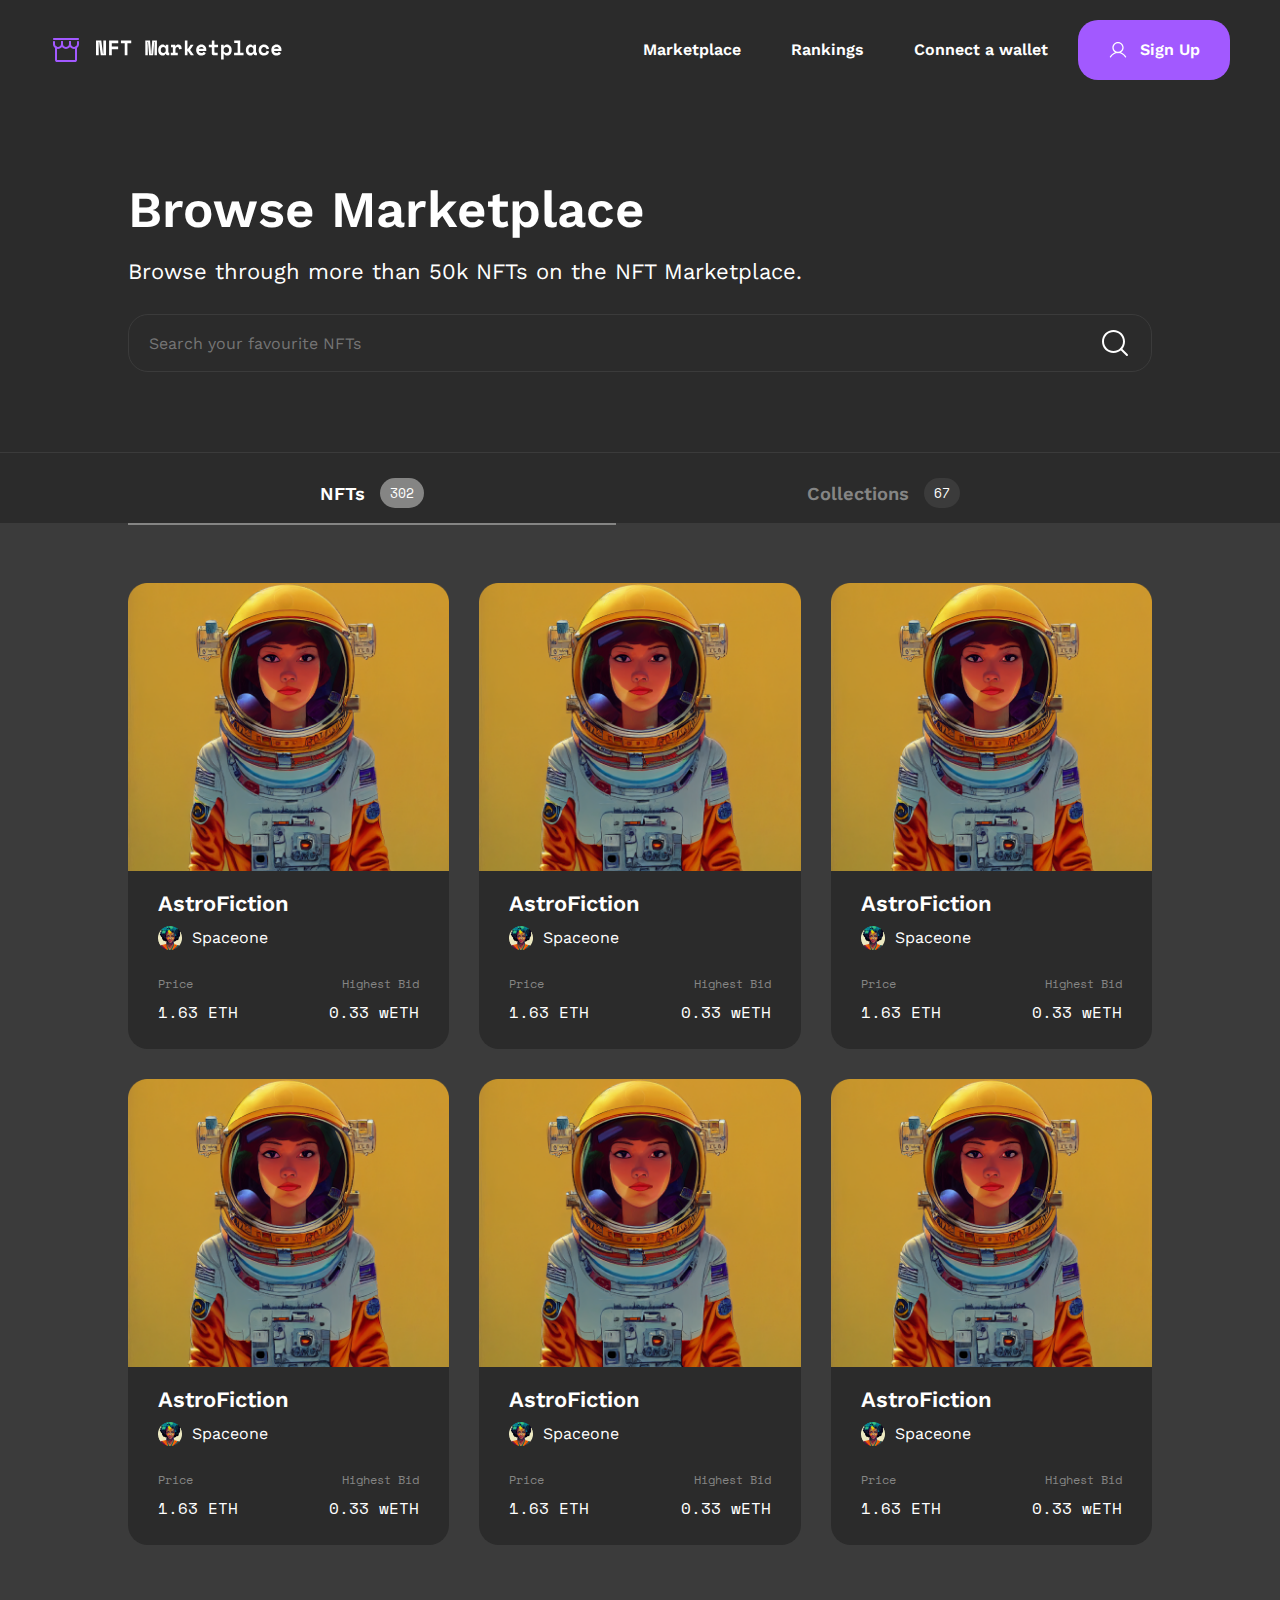
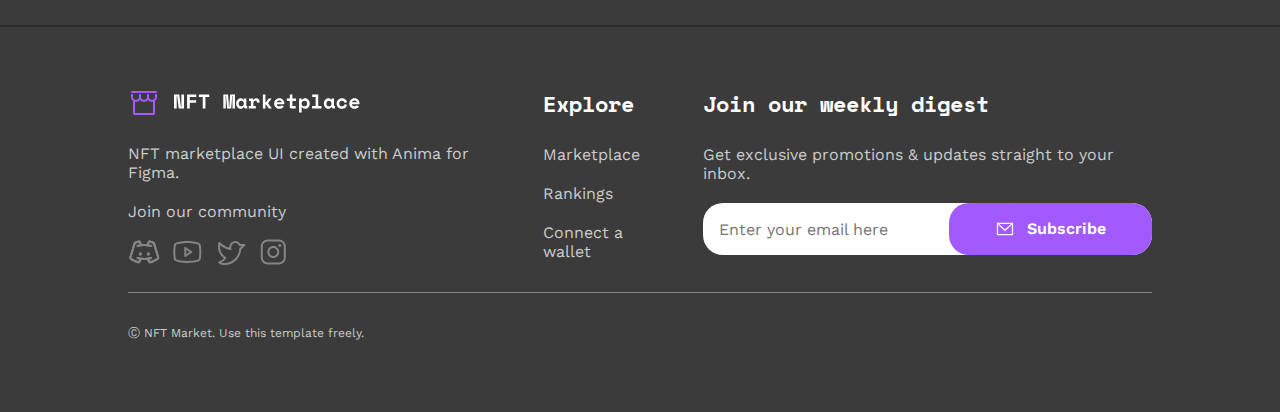
<file: marketplace.html>
<!DOCTYPE html>
<html lang="en">
<head>
    <meta charset="UTF-8">
    <meta name="viewport" content="width=device-width, initial-scale=1.0">
    <link rel="preconnect" href="https://fonts.googleapis.com">
    <link rel="preconnect" href="https://fonts.gstatic.com" crossorigin>
    <link href="https://fonts.googleapis.com/css2?family=Space+Mono:ital,wght@0,400;0,700;1,400;1,700&family=Work+Sans:ital,wght@0,100;0,200;0,300;0,400;0,500;0,600;0,700;0,800;0,900;1,100;1,200;1,300;1,400;1,500;1,600;1,700;1,800;1,900&display=swap" rel="stylesheet">
    <link rel="stylesheet" href="css/default.css">
    <link rel="stylesheet" href="css/header.css">
    <link rel="stylesheet" href="css/tablet/media-header-tablet.css">
    <link rel="stylesheet" href="css/mobile/media-header-mobile.css">
    <link rel="stylesheet" href="css/marketplace.css">
    <link rel="stylesheet" href="css/footer.css">
    <link rel="stylesheet" href="css/tablet/media-footer-tablet.css">
    <link rel="stylesheet" href="css/mobile/media-footer-mobile.css">

    <script src="https://ajax.googleapis.com/ajax/libs/jquery/3.7.1/jquery.min.js"></script>
    <script src="js/header/header__menu-switch.js"></script>
    <script src="js/taged-items-nav.js"></script>

    <title>Marketplace</title>
</head>
<body>
    
    <header class="header">
        <a href="index.html" class="header__logo logo">
            <img src="img/logo-icon.svg" alt="NFT Marketplace" class="logo__icon">
            <img src="img/logo-text.svg" alt="NFT Marketplace" class="logo__text">
        </a>
        <nav class="header__menu">
            <a href="marketplace.html" class="menu__link animated_resize">Marketplace</a>
            <a href="rankings.html" class="menu__link animated_resize">Rankings</a>
            <a href="wallet-connect.html" class="menu__link animated_resize">Connect a wallet</a>
            <a href="sign-up.html" class="menu__button action-button action-button_filled animated_resize">
                <img src="img/icons/User.svg" alt="Sign Up" class="menu__button__icon action-button__icon">
                <span class="action-button__text">Sign Up</span>
            </a>
        </nav>
        <button class="header__menu-switch">
            <img src="img/icons/List.svg" alt="" class="menu-switch__icon">
        </button>
    </header>

    <div class="banner">
        <form action="" class="banner__content container">
            <div class="banner__heading">
                <h1 class="banner__title">Browse Marketplace</h1>
                <h3 class="banner__subtitle">Browse through more than 50k NFTs on the NFT Marketplace.</h3>
            </div>
            <div class="banner__search-block">
                <input placeholder="Search your favourite NFTs" type="text" class="search-block__input">
                <img src="img/icons/MagnifyingGlass.svg" alt="" class="search-block__input__icon">
            </div>
        </form>
    </div>
    <div class="marketplace__pages-nav items-nav">
        
    <div class="categories tabs container">
        <button class="category tab tab_active category_active" data-tag="NFT">
            <h2 class="category__title tab__title">NFTs</h2>
            <div class="category__count tab__number">302</div>
        </button>
        <button class="category tab" data-tag="Collection">
            <h2 class="category__title tab__title">Collections</h2>
            <div class="category__count tab__number">67</div>
        </button>
    </div>
    <div class="marketplace items">
        <div class="marketplace__list item grid-list container" data-item-tag="NFT">
            <a href="nft.html" class="marketplace__item nft-card animated_resize">
                <img src="img/nfts/nft3.png" alt="" class="nft__img">
                <div class="nft__desc">
                    <h3 class="nft__title">AstroFiction</h3>
                    <div class="nft__author usercard">
                        <img src="img/avatars/avatar19.png" alt="" class="usercard__avatar nft__author__avatar">
                        <span class="nft__author-name usercard__username">Spaceone</span>
                    </div>
                    <div class="nft__details">
                        <div class="nft__detail nft__detail_first">
                            <span class="nft__detail__param">Price</span>
                            <span class="nft__detail__value">1.63 ETH</span>
                        </div>
                        <div class="nft__detail nft__detail_last">
                            <span class="nft__detail__param">Highest Bid</span>
                            <span class="nft__detail__value">0.33 wETH</span>
                        </div>
                    </div>
                </div>
            </a>
            <a href="nft.html" class="marketplace__item nft-card animated_resize">
                <img src="img/nfts/nft3.png" alt="" class="nft__img">
                <div class="nft__desc">
                    <h3 class="nft__title">AstroFiction</h3>
                    <div class="nft__author usercard">
                        <img src="img/avatars/avatar19.png" alt="" class="usercard__avatar nft__author__avatar">
                        <span class="nft__author-name usercard__username">Spaceone</span>
                    </div>
                    <div class="nft__details">
                        <div class="nft__detail nft__detail_first">
                            <span class="nft__detail__param">Price</span>
                            <span class="nft__detail__value">1.63 ETH</span>
                        </div>
                        <div class="nft__detail nft__detail_last">
                            <span class="nft__detail__param">Highest Bid</span>
                            <span class="nft__detail__value">0.33 wETH</span>
                        </div>
                    </div>
                </div>
            </a>
            <a href="nft.html" class="marketplace__item nft-card animated_resize">
                <img src="img/nfts/nft3.png" alt="" class="nft__img">
                <div class="nft__desc">
                    <h3 class="nft__title">AstroFiction</h3>
                    <div class="nft__author usercard">
                        <img src="img/avatars/avatar19.png" alt="" class="usercard__avatar nft__author__avatar">
                        <span class="nft__author-name usercard__username">Spaceone</span>
                    </div>
                    <div class="nft__details">
                        <div class="nft__detail nft__detail_first">
                            <span class="nft__detail__param">Price</span>
                            <span class="nft__detail__value">1.63 ETH</span>
                        </div>
                        <div class="nft__detail nft__detail_last">
                            <span class="nft__detail__param">Highest Bid</span>
                            <span class="nft__detail__value">0.33 wETH</span>
                        </div>
                    </div>
                </div>
            </a>
            <a href="nft.html" class="marketplace__item nft-card animated_resize">
                <img src="img/nfts/nft3.png" alt="" class="nft__img">
                <div class="nft__desc">
                    <h3 class="nft__title">AstroFiction</h3>
                    <div class="nft__author usercard">
                        <img src="img/avatars/avatar19.png" alt="" class="usercard__avatar nft__author__avatar">
                        <span class="nft__author-name usercard__username">Spaceone</span>
                    </div>
                    <div class="nft__details">
                        <div class="nft__detail nft__detail_first">
                            <span class="nft__detail__param">Price</span>
                            <span class="nft__detail__value">1.63 ETH</span>
                        </div>
                        <div class="nft__detail nft__detail_last">
                            <span class="nft__detail__param">Highest Bid</span>
                            <span class="nft__detail__value">0.33 wETH</span>
                        </div>
                    </div>
                </div>
            </a>
            <a href="nft.html" class="marketplace__item nft-card animated_resize">
                <img src="img/nfts/nft3.png" alt="" class="nft__img">
                <div class="nft__desc">
                    <h3 class="nft__title">AstroFiction</h3>
                    <div class="nft__author usercard">
                        <img src="img/avatars/avatar19.png" alt="" class="usercard__avatar nft__author__avatar">
                        <span class="nft__author-name usercard__username">Spaceone</span>
                    </div>
                    <div class="nft__details">
                        <div class="nft__detail nft__detail_first">
                            <span class="nft__detail__param">Price</span>
                            <span class="nft__detail__value">1.63 ETH</span>
                        </div>
                        <div class="nft__detail nft__detail_last">
                            <span class="nft__detail__param">Highest Bid</span>
                            <span class="nft__detail__value">0.33 wETH</span>
                        </div>
                    </div>
                </div>
            </a>
            <a href="nft.html" class="marketplace__item nft-card animated_resize">
                <img src="img/nfts/nft3.png" alt="" class="nft__img">
                <div class="nft__desc">
                    <h3 class="nft__title">AstroFiction</h3>
                    <div class="nft__author usercard">
                        <img src="img/avatars/avatar19.png" alt="" class="usercard__avatar nft__author__avatar">
                        <span class="nft__author-name usercard__username">Spaceone</span>
                    </div>
                    <div class="nft__details">
                        <div class="nft__detail nft__detail_first">
                            <span class="nft__detail__param">Price</span>
                            <span class="nft__detail__value">1.63 ETH</span>
                        </div>
                        <div class="nft__detail nft__detail_last">
                            <span class="nft__detail__param">Highest Bid</span>
                            <span class="nft__detail__value">0.33 wETH</span>
                        </div>
                    </div>
                </div>
            </a>
        </div>
        <div class="marketplace__list item item_hidden page_hidden grid-list container" data-item-tag="Collection">
            <a href="nft.html" class="marketplace__item nft-card animated_resize">
                <img src="img/nfts/nft3.png" alt="" class="nft__img">
                <div class="nft__desc">
                    <h3 class="nft__title">AstroFiction2</h3>
                    <div class="nft__author usercard">
                        <img src="img/avatars/avatar19.png" alt="" class="usercard__avatar nft__author__avatar">
                        <span class="nft__author-name usercard__username">Spaceone</span>
                    </div>
                    <div class="nft__details">
                        <div class="nft__detail nft__detail_first">
                            <span class="nft__detail__param">Price</span>
                            <span class="nft__detail__value">1.63 ETH</span>
                        </div>
                        <div class="nft__detail nft__detail_last">
                            <span class="nft__detail__param">Highest Bid</span>
                            <span class="nft__detail__value">0.33 wETH</span>
                        </div>
                    </div>
                </div>
            </a>
            <a href="nft.html" class="marketplace__item nft-card animated_resize">
                <img src="img/nfts/nft3.png" alt="" class="nft__img">
                <div class="nft__desc">
                    <h3 class="nft__title">AstroFiction</h3>
                    <div class="nft__author usercard">
                        <img src="img/avatars/avatar19.png" alt="" class="usercard__avatar nft__author__avatar">
                        <span class="nft__author-name usercard__username">Spaceone</span>
                    </div>
                    <div class="nft__details">
                        <div class="nft__detail nft__detail_first">
                            <span class="nft__detail__param">Price</span>
                            <span class="nft__detail__value">1.63 ETH</span>
                        </div>
                        <div class="nft__detail nft__detail_last">
                            <span class="nft__detail__param">Highest Bid</span>
                            <span class="nft__detail__value">0.33 wETH</span>
                        </div>
                    </div>
                </div>
            </a>
            <a href="nft.html" class="marketplace__item nft-card animated_resize">
                <img src="img/nfts/nft3.png" alt="" class="nft__img">
                <div class="nft__desc">
                    <h3 class="nft__title">AstroFiction</h3>
                    <div class="nft__author usercard">
                        <img src="img/avatars/avatar19.png" alt="" class="usercard__avatar nft__author__avatar">
                        <span class="nft__author-name usercard__username">Spaceone</span>
                    </div>
                    <div class="nft__details">
                        <div class="nft__detail nft__detail_first">
                            <span class="nft__detail__param">Price</span>
                            <span class="nft__detail__value">1.63 ETH</span>
                        </div>
                        <div class="nft__detail nft__detail_last">
                            <span class="nft__detail__param">Highest Bid</span>
                            <span class="nft__detail__value">0.33 wETH</span>
                        </div>
                    </div>
                </div>
            </a>
            <a href="nft.html" class="marketplace__item nft-card animated_resize">
                <img src="img/nfts/nft3.png" alt="" class="nft__img">
                <div class="nft__desc">
                    <h3 class="nft__title">AstroFiction</h3>
                    <div class="nft__author usercard">
                        <img src="img/avatars/avatar19.png" alt="" class="usercard__avatar nft__author__avatar">
                        <span class="nft__author-name usercard__username">Spaceone</span>
                    </div>
                    <div class="nft__details">
                        <div class="nft__detail nft__detail_first">
                            <span class="nft__detail__param">Price</span>
                            <span class="nft__detail__value">1.63 ETH</span>
                        </div>
                        <div class="nft__detail nft__detail_last">
                            <span class="nft__detail__param">Highest Bid</span>
                            <span class="nft__detail__value">0.33 wETH</span>
                        </div>
                    </div>
                </div>
            </a>
            <a href="nft.html" class="marketplace__item nft-card animated_resize">
                <img src="img/nfts/nft3.png" alt="" class="nft__img">
                <div class="nft__desc">
                    <h3 class="nft__title">AstroFiction</h3>
                    <div class="nft__author usercard">
                        <img src="img/avatars/avatar19.png" alt="" class="usercard__avatar nft__author__avatar">
                        <span class="nft__author-name usercard__username">Spaceone</span>
                    </div>
                    <div class="nft__details">
                        <div class="nft__detail nft__detail_first">
                            <span class="nft__detail__param">Price</span>
                            <span class="nft__detail__value">1.63 ETH</span>
                        </div>
                        <div class="nft__detail nft__detail_last">
                            <span class="nft__detail__param">Highest Bid</span>
                            <span class="nft__detail__value">0.33 wETH</span>
                        </div>
                    </div>
                </div>
            </a>
            <a href="nft.html" class="marketplace__item nft-card animated_resize">
                <img src="img/nfts/nft3.png" alt="" class="nft__img">
                <div class="nft__desc">
                    <h3 class="nft__title">AstroFiction</h3>
                    <div class="nft__author usercard">
                        <img src="img/avatars/avatar19.png" alt="" class="usercard__avatar nft__author__avatar">
                        <span class="nft__author-name usercard__username">Spaceone</span>
                    </div>
                    <div class="nft__details">
                        <div class="nft__detail nft__detail_first">
                            <span class="nft__detail__param">Price</span>
                            <span class="nft__detail__value">1.63 ETH</span>
                        </div>
                        <div class="nft__detail nft__detail_last">
                            <span class="nft__detail__param">Highest Bid</span>
                            <span class="nft__detail__value">0.33 wETH</span>
                        </div>
                    </div>
                </div>
            </a>
        </div>
    </div>
    </div>

    <footer class="footer">
        <div class="container">
            <div class="footer__blocks">
                <div class="footer__block">
                    <div class="footer__block__heading">
                        <a href="index.html" class="logo footer__logo">
                            <img src="img/logo-icon.svg" alt="NFT Marketplace" class="footer__logo__icon logo__icon">
                            <img src="img/logo-text.svg" alt="NFT Marketplace" class="footer__logo__text logo__text">
                        </a>
                    </div>
                    <div class="footer__block__content">
                        <span class="footer__text">
                            NFT marketplace UI created with Anima for Figma.
                        </span>
                        <div class="footer__block__links">
                            <span class="footer__text">Join our community</span>
                            <div class="footer__list">
                                <a href="#" class="footer__block__link">
                                    <img src="img/icons/DiscordLogo.svg" alt="" class="footer__block__link-icon">
                                </a>
                                <a href="#" class="footer__block__link">
                                    <img src="img/icons/YoutubeLogo.svg" alt="" class="footer__block__link-icon">
                                </a>
                                <a href="#" class="footer__block__link">
                                    <img src="img/icons/TwitterLogo.svg" alt="" class="footer__block__link-icon">
                                </a>
                                <a href="#" class="footer__block__link">
                                    <img src="img/icons/InstagramLogo.svg" alt="" class="footer__block__link-icon">
                                </a>
                            </div>
                        </div>
                    </div>
                </div>
                <div class="footer__block">
                    <div class="footer__block__heading">
                        <h2 class="footer__block__title">Explore</h2>
                    </div>
                    <div class="footer__block__content">
                        <a href="marketplace.html" class="footer__text">Marketplace</a>
                        <a href="rankings.html" class="footer__text">Rankings</a>
                        <a href="wallet-connect.html" class="footer__text">Connect a wallet</a>
                    </div>
                </div>
                <div class="footer__block">
                    <div class="footer__block__heading">
                        <h2 class="footer__block__title">Join our weekly digest</h2>
                    </div>
                    <div class="footer__block__content">
                        <span class="footer__text">Get exclusive promotions & updates straight to your inbox.</span>
                        <form action="" class="footer__subsc-form subsc-form">
                            <input placeholder="Enter your email here" type="email" class="footer__subsc-form__input subsc-form__input"/>
                            <button class="footer__subsc-form__button subsc-form__button action-button action-button_filled action-button_animated-rotated-resize">
                                <img src="img/icons/EnvelopeSimple.svg" alt="" class="form__button__icon action-button__icon">
                                <span class="action-button__text form__button__text">Subscribe</span>
                            </button>
                        </form>
                    </div>
                </div>
            </div>
            <div class="footer__underline">
                <span class="footer__text footer__text_underline">Ⓒ NFT Market. Use this template freely.</span>
            </div>
        </div>
        
    </footer>

</body>
</html>
</file>
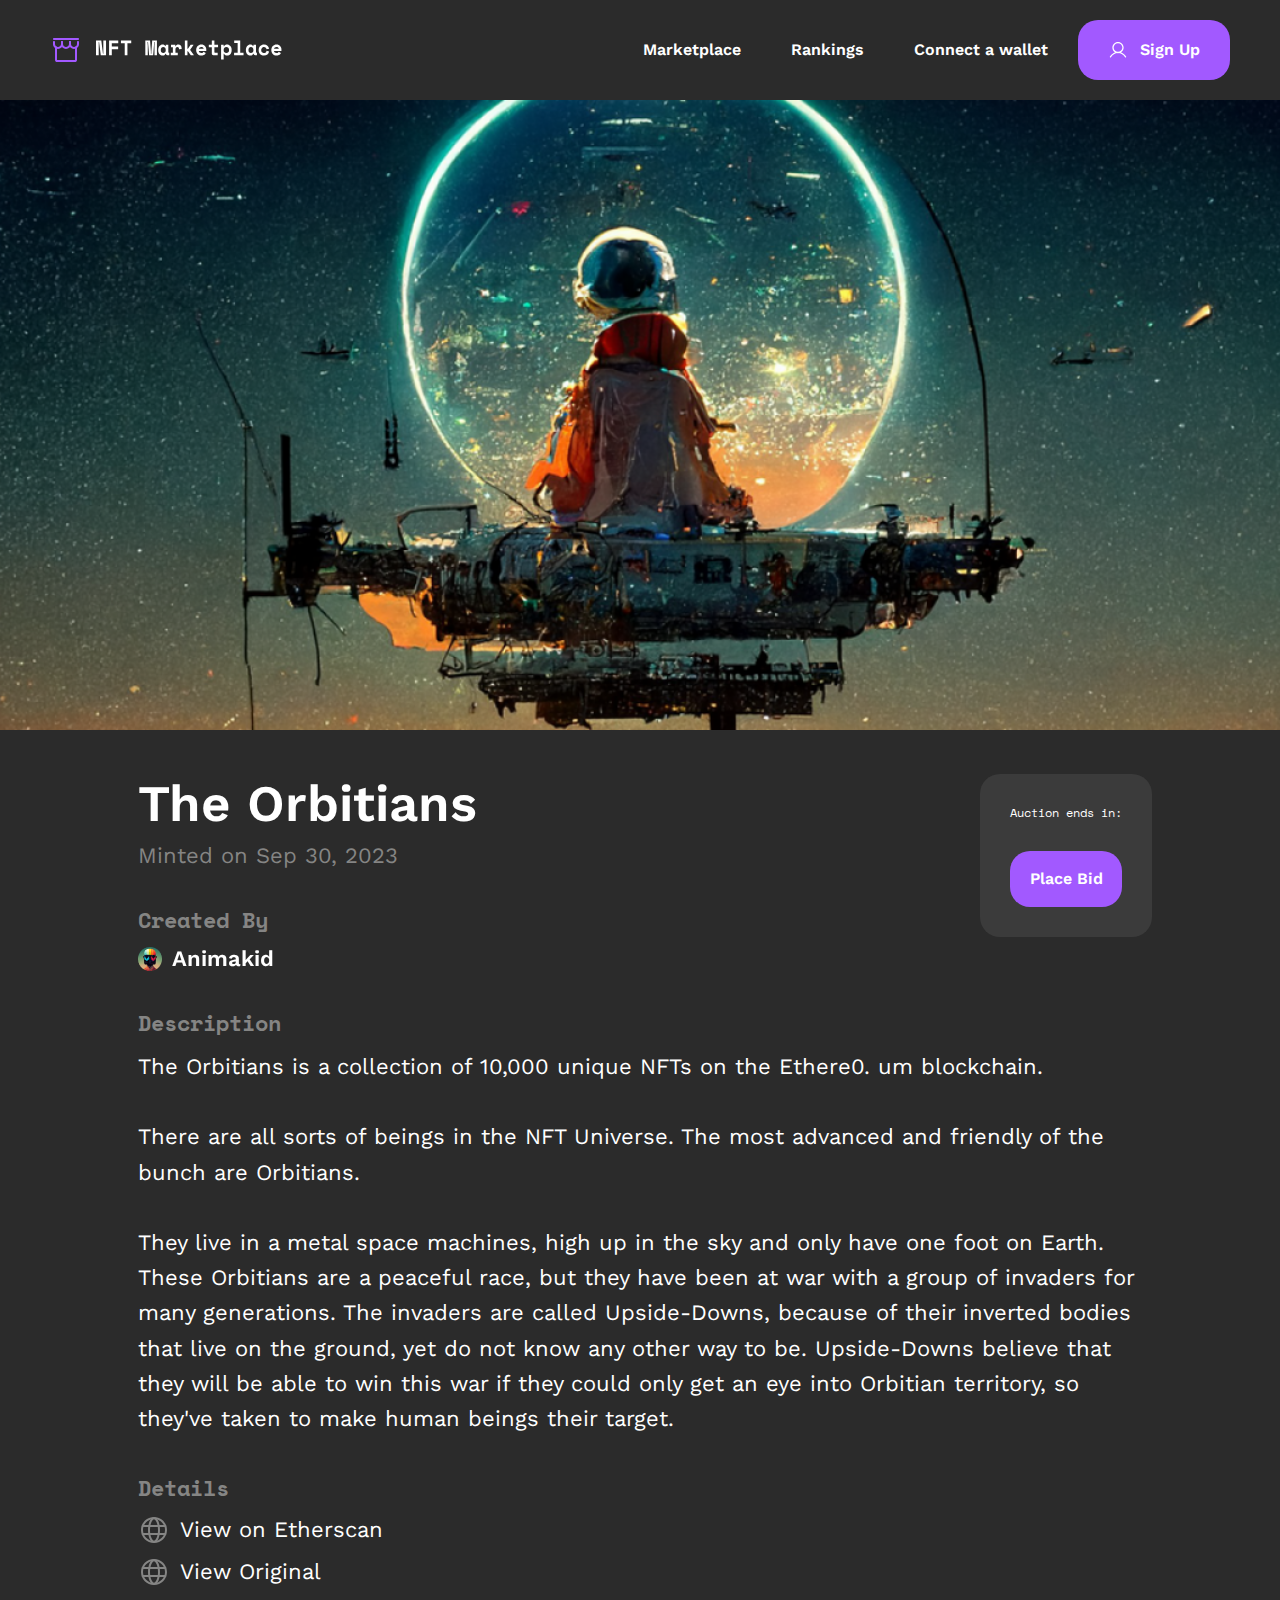
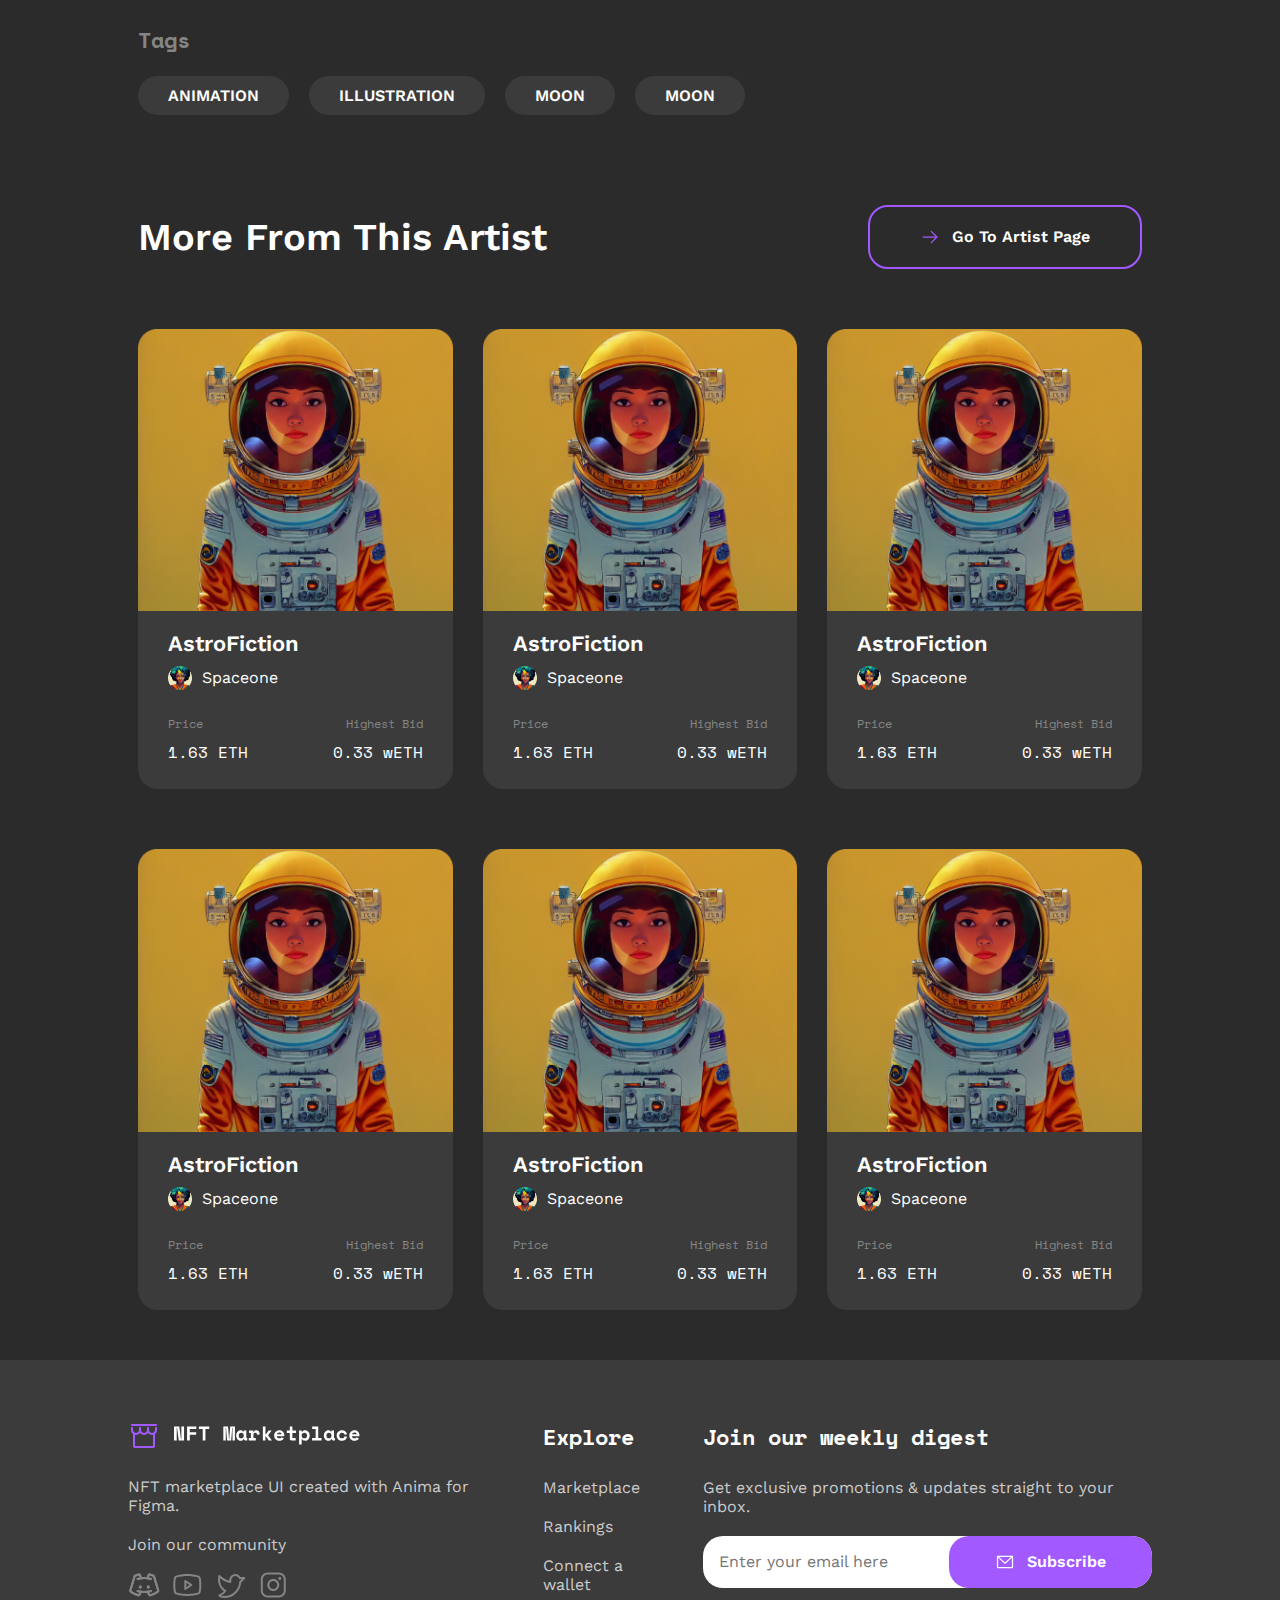
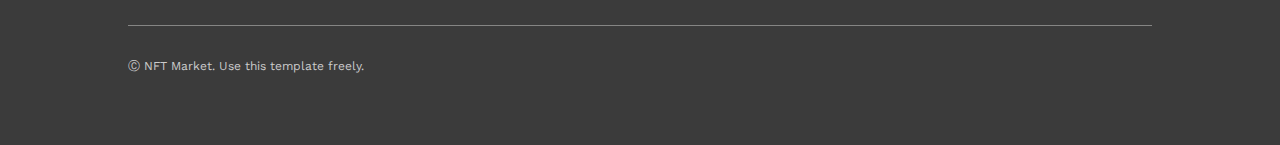
<file: nft.html>
<!DOCTYPE html>
<html lang="en">
<head>
    <meta charset="UTF-8">
    <meta name="viewport" content="width=device-width, initial-scale=1.0">
    <link rel="preconnect" href="https://fonts.googleapis.com">
    <link rel="preconnect" href="https://fonts.gstatic.com" crossorigin>
    <link href="https://fonts.googleapis.com/css2?family=Space+Mono:ital,wght@0,400;0,700;1,400;1,700&family=Work+Sans:ital,wght@0,100;0,200;0,300;0,400;0,500;0,600;0,700;0,800;0,900;1,100;1,200;1,300;1,400;1,500;1,600;1,700;1,800;1,900&display=swap" rel="stylesheet">
    <link rel="stylesheet" href="css/default.css">
    <link rel="stylesheet" href="css/header.css">
    <link rel="stylesheet" href="css/tablet/media-header-tablet.css">
    <link rel="stylesheet" href="css/mobile/media-header-mobile.css">
    <link rel="stylesheet" href="css/nft.css">
    <link rel="stylesheet" href="css/footer.css">
    <link rel="stylesheet" href="css/tablet/media-footer-tablet.css">
    <link rel="stylesheet" href="css/mobile/media-footer-mobile.css">

    <script src="https://ajax.googleapis.com/ajax/libs/jquery/3.7.1/jquery.min.js"></script>
    <script src="js/header/header__menu-switch.js"></script>
    <script src="js/timer.js"></script>
    <script src="js/nft-info__timer.js"></script>

    <title>NFT</title>


</head>
<body>

    <header class="header">
        <a href="index.html" class="header__logo logo">
            <img src="img/logo-icon.svg" alt="NFT Marketplace" class="logo__icon">
            <img src="img/logo-text.svg" alt="NFT Marketplace" class="logo__text">
        </a>
        <nav class="header__menu">
            <a href="marketplace.html" class="menu__link animated_resize">Marketplace</a>
            <a href="rankings.html" class="menu__link animated_resize">Rankings</a>
            <a href="wallet-connect.html" class="menu__link animated_resize">Connect a wallet</a>
            <a href="sign-up.html" class="menu__button action-button action-button_filled animated_resize">
                <img src="img/icons/User.svg" alt="Sign Up" class="menu__button__icon action-button__icon">
                <span class="action-button__text">Sign Up</span>
            </a>
        </nav>
        <button class="header__menu-switch">
            <img src="img/icons/List.svg" alt="" class="menu-switch__icon">
        </button>
    </header>

    <img src="img/nft-image.png" alt="" class="nft-img">

    <div class="nft-info container">
        <div class="nft-info__item">
            <h1 class="nft-info__nft-name">The Orbitians</h1>
            <span class="nft-info__minting-date">Minted on Sep 30, 2023</span>
        </div>
        
        <div class="nft-info__timer-block">
            <div class="nft-info__timer timer" data-time-end="2023-11-10">
                <h3 class="timer__title">Auction ends in:</h3>
                <div class="timer__display">
                    <!--<div class="timer__number">
                        <span class="timer__digits timer__hours">59</span>
                        <span class="timer__subtext">Hours</span>
                    </div>
                    <span class="timer__filler">:</span>
                    <div class="timer__number">
                        <span class="timer__digits timer__minutes">59</span>
                        <span class="timer__subtext">Minutes</span>
                    </div>
                    <span class="timer__filler">:</span>
                    <div class="timer__number">
                        <span class="timer__digits timer__seconds">59</span>
                        <span class="timer__subtext">Seconds</span>
                    </div>-->
                </div>
                <a href="#" class="timer__button action-button action-button_filled animated_resize">
                    <span class="timer__button__text action-button__text">Place Bid</span>
                </a>
            </div>
        </div>

        <div class="nft-info__item">
            <h3 class="nft-info__title">Created By</h3>
            <div class="nft-info__usercard usercard usercard_animated_moving animated_resize">
                <img src="img/avatars/avatar1.png" alt="" class="usercard__avatar item__user-avatar">
                <span class="nft-info__artist-name usercard__username">Animakid</span>
            </div>
        </div>
        <div class="nft-info__item">
            <h3 class="nft-info__title">Description</h3>
            <div class="nft-info__text">
                <p>
                    The Orbitians
                    is a collection of 10,000 unique NFTs on the Ethere0.
                    um blockchain.
                </p><br>
                <p>There are all sorts of beings in the NFT Universe. The most advanced and friendly of the bunch are Orbitians. </p>
                <p><br>
                    They live in a metal space machines, high up in the sky and only have one foot on Earth.
                    These Orbitians are a peaceful race, but they have been at war with a group of invaders for many generations.
                    The invaders are called Upside-Downs, because of their inverted bodies that live on the ground, yet do not know any other
                    way to be. Upside-Downs believe that they will be able to win this war if they could only get an eye into Orbitian territory,
                    so they've taken to make human beings their target.
                </p>
            </div>
        </div>

        <div class="nft-info__item">
            <h3 class="nft-info__title">Details</h3>
            <div class="nft-info__links">
                <a href="#" class="nft-info__link">
                    <img src="img/icons/GlobeGray.svg" alt="" class="nft__info__link__icon">
                    <span class="nft-info__link-text">View on Etherscan</span>
                </a>
                <a href="#" class="nft-info__link">
                    <img src="img/icons/GlobeGray.svg" alt="" class="nft__info__link__icon">
                    <span class="nft-info__link-text">View Original</span>
                </a>
            </div>
        </div>

        <div class="nft-info__item">
            <h3 class="nft-info__title">Tags</h3>
            <div class="nft-info__tags">
                <a href="#" class="nft-info__tag animated_resize">ANIMATION</a>
                <a href="#" class="nft-info__tag animated_resize">ILLUSTRATION</a>
                <a href="#" class="nft-info__tag animated_resize">MOON</a>
                <a href="#" class="nft-info__tag animated_resize">MOON</a>
            </div>
        </div>
        
   
        
    </div>

    <div class="works-info container">
        <div class="works-info__heading">
            <div class="works-info__heading__text">
                <h1 class="works-info__heading__title">More From This Artist</h1>
            </div>
            <a href="artist.html" class="works-info__heading__button action-button animated_resize">
                <img src="img/icons/ArrowRightPurple.svg" alt="" class="works-info__heading__button__icon action-button__icon">
                <span class="works-info__heading__button__text action-button__text">Go To Artist Page</span>
            </a>
        </div>
        <div class="works-info__works-list grid-list">
            <a href="nft.html" class="works-info__item nft-card animated_resize">
                <img src="img/nfts/nft3.png" alt="" class="nft__img">
                <div class="nft__desc">
                    <h3 class="nft__title">AstroFiction</h3>
                    <div class="nft__author usercard">
                        <img src="img/avatars/avatar19.png" alt="" class="usercard__avatar nft__author__avatar">
                        <span class="nft__author-name usercard__username">Spaceone</span>
                    </div>
                    <div class="nft__details">
                        <div class="nft__detail nft__detail_first">
                            <span class="nft__detail__param">Price</span>
                            <span class="nft__detail__value">1.63 ETH</span>
                        </div>
                        <div class="nft__detail nft__detail_last">
                            <span class="nft__detail__param">Highest Bid</span>
                            <span class="nft__detail__value">0.33 wETH</span>
                        </div>
                    </div>
                </div>
            </a>
            <a href="nft.html" class="works-info__item nft-card animated_resize">
                <img src="img/nfts/nft3.png" alt="" class="nft__img">
                <div class="nft__desc">
                    <h3 class="nft__title">AstroFiction</h3>
                    <div class="nft__author usercard">
                        <img src="img/avatars/avatar19.png" alt="" class="usercard__avatar nft__author__avatar">
                        <span class="nft__author-name usercard__username">Spaceone</span>
                    </div>
                    <div class="nft__details">
                        <div class="nft__detail nft__detail_first">
                            <span class="nft__detail__param">Price</span>
                            <span class="nft__detail__value">1.63 ETH</span>
                        </div>
                        <div class="nft__detail nft__detail_last">
                            <span class="nft__detail__param">Highest Bid</span>
                            <span class="nft__detail__value">0.33 wETH</span>
                        </div>
                    </div>
                </div>
            </a>
            <a href="nft.html" class="works-info__item nft-card animated_resize">
                <img src="img/nfts/nft3.png" alt="" class="nft__img">
                <div class="nft__desc">
                    <h3 class="nft__title">AstroFiction</h3>
                    <div class="nft__author usercard">
                        <img src="img/avatars/avatar19.png" alt="" class="usercard__avatar nft__author__avatar">
                        <span class="nft__author-name usercard__username">Spaceone</span>
                    </div>
                    <div class="nft__details">
                        <div class="nft__detail nft__detail_first">
                            <span class="nft__detail__param">Price</span>
                            <span class="nft__detail__value">1.63 ETH</span>
                        </div>
                        <div class="nft__detail nft__detail_last">
                            <span class="nft__detail__param">Highest Bid</span>
                            <span class="nft__detail__value">0.33 wETH</span>
                        </div>
                    </div>
                </div>
            </a>
            <a href="nft.html" class="works-info__item nft-card animated_resize">
                <img src="img/nfts/nft3.png" alt="" class="nft__img">
                <div class="nft__desc">
                    <h3 class="nft__title">AstroFiction</h3>
                    <div class="nft__author usercard">
                        <img src="img/avatars/avatar19.png" alt="" class="usercard__avatar nft__author__avatar">
                        <span class="nft__author-name usercard__username">Spaceone</span>
                    </div>
                    <div class="nft__details">
                        <div class="nft__detail nft__detail_first">
                            <span class="nft__detail__param">Price</span>
                            <span class="nft__detail__value">1.63 ETH</span>
                        </div>
                        <div class="nft__detail nft__detail_last">
                            <span class="nft__detail__param">Highest Bid</span>
                            <span class="nft__detail__value">0.33 wETH</span>
                        </div>
                    </div>
                </div>
            </a>
            <a href="nft.html" class="works-info__item nft-card animated_resize">
                <img src="img/nfts/nft3.png" alt="" class="nft__img">
                <div class="nft__desc">
                    <h3 class="nft__title">AstroFiction</h3>
                    <div class="nft__author usercard">
                        <img src="img/avatars/avatar19.png" alt="" class="usercard__avatar nft__author__avatar">
                        <span class="nft__author-name usercard__username">Spaceone</span>
                    </div>
                    <div class="nft__details">
                        <div class="nft__detail nft__detail_first">
                            <span class="nft__detail__param">Price</span>
                            <span class="nft__detail__value">1.63 ETH</span>
                        </div>
                        <div class="nft__detail nft__detail_last">
                            <span class="nft__detail__param">Highest Bid</span>
                            <span class="nft__detail__value">0.33 wETH</span>
                        </div>
                    </div>
                </div>
            </a>
            <a href="nft.html" class="works-info__item nft-card animated_resize">
                <img src="img/nfts/nft3.png" alt="" class="nft__img">
                <div class="nft__desc">
                    <h3 class="nft__title">AstroFiction</h3>
                    <div class="nft__author usercard">
                        <img src="img/avatars/avatar19.png" alt="" class="usercard__avatar nft__author__avatar">
                        <span class="nft__author-name usercard__username">Spaceone</span>
                    </div>
                    <div class="nft__details">
                        <div class="nft__detail nft__detail_first">
                            <span class="nft__detail__param">Price</span>
                            <span class="nft__detail__value">1.63 ETH</span>
                        </div>
                        <div class="nft__detail nft__detail_last">
                            <span class="nft__detail__param">Highest Bid</span>
                            <span class="nft__detail__value">0.33 wETH</span>
                        </div>
                    </div>
                </div>
            </a>
        </div>
    </div>

    <footer class="footer">
        <div class="container">
            <div class="footer__blocks">
                <div class="footer__block">
                    <div class="footer__block__heading">
                        <a href="index.html" class="logo footer__logo">
                            <img src="img/logo-icon.svg" alt="NFT Marketplace" class="footer__logo__icon logo__icon">
                            <img src="img/logo-text.svg" alt="NFT Marketplace" class="footer__logo__text logo__text">
                        </a>
                    </div>
                    <div class="footer__block__content">
                        <span class="footer__text">
                            NFT marketplace UI created with Anima for Figma.
                        </span>
                        <div class="footer__block__links">
                            <span class="footer__text">Join our community</span>
                            <div class="footer__list">
                                <a href="#" class="footer__block__link">
                                    <img src="img/icons/DiscordLogo.svg" alt="" class="footer__block__link-icon">
                                </a>
                                <a href="#" class="footer__block__link">
                                    <img src="img/icons/YoutubeLogo.svg" alt="" class="footer__block__link-icon">
                                </a>
                                <a href="#" class="footer__block__link">
                                    <img src="img/icons/TwitterLogo.svg" alt="" class="footer__block__link-icon">
                                </a>
                                <a href="#" class="footer__block__link">
                                    <img src="img/icons/InstagramLogo.svg" alt="" class="footer__block__link-icon">
                                </a>
                            </div>
                        </div>
                    </div>
                </div>
                <div class="footer__block">
                    <div class="footer__block__heading">
                        <h2 class="footer__block__title">Explore</h2>
                    </div>
                    <div class="footer__block__content">
                        <a href="marketplace.html" class="footer__text">Marketplace</a>
                        <a href="rankings.html" class="footer__text">Rankings</a>
                        <a href="wallet-connect.html" class="footer__text">Connect a wallet</a>
                    </div>
                </div>
                <div class="footer__block">
                    <div class="footer__block__heading">
                        <h2 class="footer__block__title">Join our weekly digest</h2>
                    </div>
                    <div class="footer__block__content">
                        <span class="footer__text">Get exclusive promotions & updates straight to your inbox.</span>
                        <form action="" class="footer__subsc-form subsc-form">
                            <input placeholder="Enter your email here" type="email" class="footer__subsc-form__input subsc-form__input"/>
                            <button class="footer__subsc-form__button subsc-form__button action-button action-button_filled action-button_animated-rotated-resize">
                                <img src="img/icons/EnvelopeSimple.svg" alt="" class="form__button__icon action-button__icon">
                                <span class="action-button__text form__button__text">Subscribe</span>
                            </button>
                        </form>
                    </div>
                </div>
            </div>
            <div class="footer__underline">
                <span class="footer__text footer__text_underline">Ⓒ NFT Market. Use this template freely.</span>
            </div>
        </div>
        
    </footer>

</body>
</html>
</file>
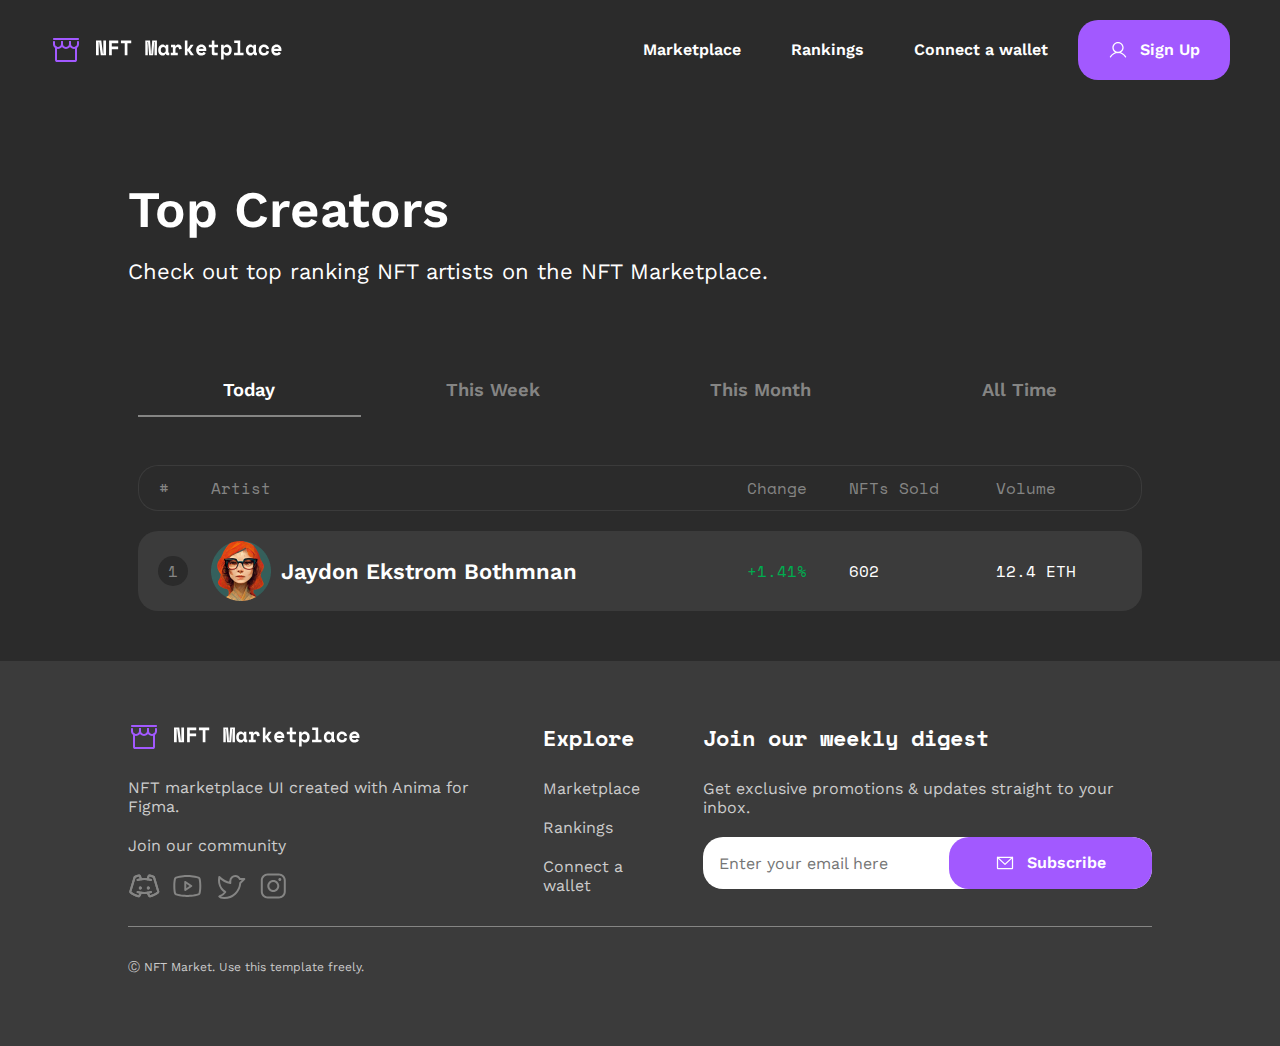
<file: rankings.html>
<!DOCTYPE html>
<html lang="en">
<head>
    <meta charset="UTF-8">
    <meta name="viewport" content="width=device-width, initial-scale=1.0">
    <link rel="preconnect" href="https://fonts.googleapis.com">
    <link rel="preconnect" href="https://fonts.gstatic.com" crossorigin>
    <link href="https://fonts.googleapis.com/css2?family=Space+Mono:ital,wght@0,400;0,700;1,400;1,700&family=Work+Sans:ital,wght@0,100;0,200;0,300;0,400;0,500;0,600;0,700;0,800;0,900;1,100;1,200;1,300;1,400;1,500;1,600;1,700;1,800;1,900&display=swap" rel="stylesheet">
    <link rel="stylesheet" href="css/default.css">
    <link rel="stylesheet" href="css/header.css">
    <link rel="stylesheet" href="css/tablet/media-header-tablet.css">
    <link rel="stylesheet" href="css/mobile/media-header-mobile.css">
    <link rel="stylesheet" href="css/rankings.css">
    <link rel="stylesheet" href="css/footer.css">
    <link rel="stylesheet" href="css/tablet/media-footer-tablet.css">
    <link rel="stylesheet" href="css/mobile/media-footer-mobile.css">

    <script src="https://ajax.googleapis.com/ajax/libs/jquery/3.7.1/jquery.min.js"></script>
    <script src="js/header/header__menu-switch.js"></script>
    <script src="js/taged-items-nav.js"></script>

    <title>Rankings</title>
</head>
<body>
    <header class="header">
        <a href="index.html" class="header__logo logo">
            <img src="img/logo-icon.svg" alt="NFT Marketplace" class="logo__icon">
            <img src="img/logo-text.svg" alt="NFT Marketplace" class="logo__text">
        </a>
        <nav class="header__menu">
            <a href="marketplace.html" class="menu__link animated_resize">Marketplace</a>
            <a href="rankings.html" class="menu__link animated_resize">Rankings</a>
            <a href="wallet-connect.html" class="menu__link animated_resize">Connect a wallet</a>
            <a href="sign-up.html" class="menu__button action-button action-button_filled animated_resize">
                <img src="img/icons/User.svg" alt="Sign Up" class="menu__button__icon action-button__icon">
                <span class="action-button__text">Sign Up</span>
            </a>
        </nav>
        <button class="header__menu-switch">
            <img src="img/icons/List.svg" alt="" class="menu-switch__icon">
        </button>
    </header>

    <div class="banner">
        <div action="" class="banner__content container">
            <div class="banner__heading">
                <h1 class="banner__title">Top Creators</h1>
                <h3 class="banner__subtitle">Check out top ranking NFT artists on the NFT Marketplace.</h3>
            </div>
        </div>
    </div>

    <div class="ranking__table-nav items-nav">
        <div class="filters tabs container">
            <button class="filter tab filter_active tab_active" data-tag="Today">
                <h2 class="tab__title filter__title">Today</h2>
            </button>
            <button class="filter tab" data-tag="This Week">
                <h2 class="tab__title filter__title">This Week</h2>
            </button>
            <button class="filter tab" data-tag="This Month">
                <h2 class="tab__title filter__title">This Month</h2>
            </button>
            <button class="filter tab"  data-tag="All Time">
                <h2 class="tab__title filter__title">All Time</h2>
            </button>
        </div>
    
            <table class="ranking-table page container items">
                <tr class="ranking-table__headings">
                    <th class="ranking-table__heading">#</th>
                    <th class="ranking-table__heading">Artist</th>
                    <th class="ranking-table__heading ranking-table__heading_change">Change</th>
                    <th class="ranking-table__heading ranking-table__heading_sold">NFTs Sold</th>
                    <th class="ranking-table__heading">Volume</th>
                </tr>
                <tr class="ranking-table__item item" data-item-tag="Today">
                    <td class="ranking-table__item__value">
                        <div class="ranking-table__item__number">1</div>
                    </td>
                    <td class="ranking-table__item__value animated_resize">
                        <a href="artist.html" class="ranking-table__item__user-info">
                            <img src="img/ranking-avatar.png" alt="" class="ranking-table__item__user-avatar">
                            <span class="ranking-table__item__username">Jaydon Ekstrom Bothmnan</span> 
                        </a>
                    </td>
                    <td class="ranking-table__item__value ranking-table__item__value_change">
                        <span class="ranking-table__item__change-value">+1.41%</span>
                    </td>
                    <td class="ranking-table__item__value ranking-table__item__value_sold">
                        <span class="ranking-table__item__sold-value">602</span> 
                    </td>
                    <td class="ranking-table__item__value">
                        <span class="ranking-table__item__volume-value">12.4 ETH</span>
                    </td>
                </tr>
                <tr class="ranking-table__item item item_hidden" data-item-tag="This Week">
                    <td class="ranking-table__item__value">
                        <div class="ranking-table__item__number">2</div>
                    </td>
                    <td class="ranking-table__item__value animated_resize">
                        <a href="artist.html" class="ranking-table__item__user-info">
                            <img src="img/ranking-avatar.png" alt="" class="ranking-table__item__user-avatar">
                            <span class="ranking-table__item__username">Jaydon Ekstrom Bothmnan</span> 
                        </a>
                    </td>
                    <td class="ranking-table__item__value ranking-table__item__value_change">
                        <span class="ranking-table__item__change-value">+1.41%</span>
                    </td>
                    <td class="ranking-table__item__value ranking-table__item__value_sold">
                        <span class="ranking-table__item__sold-value">602</span> 
                    </td>
                    <td class="ranking-table__item__value">
                        <span class="ranking-table__item__volume-value">12.4 ETH</span>
                    </td>
                </tr>
                <tr class="ranking-table__item item item_hidden" data-item-tag="This Month">
                    <td class="ranking-table__item__value">
                        <div class="ranking-table__item__number">3</div>
                    </td>
                    <td class="ranking-table__item__value animated_resize">
                        <a href="artist.html" class="ranking-table__item__user-info">
                            <img src="img/ranking-avatar.png" alt="" class="ranking-table__item__user-avatar">
                            <span class="ranking-table__item__username">Jaydon Ekstrom Bothmnan</span> 
                        </a>
                    </td>
                    <td class="ranking-table__item__value ranking-table__item__value_change">
                        <span class="ranking-table__item__change-value">+1.41%</span>
                    </td>
                    <td class="ranking-table__item__value ranking-table__item__value_sold">
                        <span class="ranking-table__item__sold-value">602</span> 
                    </td>
                    <td class="ranking-table__item__value">
                        <span class="ranking-table__item__volume-value">12.4 ETH</span>
                    </td>
                </tr>
                <tr class="ranking-table__item item item_hidden" data-item-tag="All Time">
                    <td class="ranking-table__item__value">
                        <div class="ranking-table__item__number">4</div>
                    </td>
                    <td class="ranking-table__item__value animated_resize">
                        <a href="artist.html" class="ranking-table__item__user-info">
                            <img src="img/ranking-avatar.png" alt="" class="ranking-table__item__user-avatar">
                            <span class="ranking-table__item__username">Jaydon Ekstrom Bothmnan</span> 
                        </a>
                    </td>
                    <td class="ranking-table__item__value ranking-table__item__value_change">
                        <span class="ranking-table__item__change-value">+1.41%</span>
                    </td>
                    <td class="ranking-table__item__value ranking-table__item__value_sold">
                        <span class="ranking-table__item__sold-value">602</span> 
                    </td>
                    <td class="ranking-table__item__value">
                        <span class="ranking-table__item__volume-value">12.4 ETH</span>
                    </td>
                </tr>
            </table>
    </div>
    

    <footer class="footer">
        <div class="container">
            <div class="footer__blocks">
                <div class="footer__block">
                    <div class="footer__block__heading">
                        <a href="index.html" class="logo footer__logo">
                            <img src="img/logo-icon.svg" alt="NFT Marketplace" class="footer__logo__icon logo__icon">
                            <img src="img/logo-text.svg" alt="NFT Marketplace" class="footer__logo__text logo__text">
                        </a>
                    </div>
                    <div class="footer__block__content">
                        <span class="footer__text">
                            NFT marketplace UI created with Anima for Figma.
                        </span>
                        <div class="footer__block__links">
                            <span class="footer__text">Join our community</span>
                            <div class="footer__list">
                                <a href="#" class="footer__block__link">
                                    <img src="img/icons/DiscordLogo.svg" alt="" class="footer__block__link-icon">
                                </a>
                                <a href="#" class="footer__block__link">
                                    <img src="img/icons/YoutubeLogo.svg" alt="" class="footer__block__link-icon">
                                </a>
                                <a href="#" class="footer__block__link">
                                    <img src="img/icons/TwitterLogo.svg" alt="" class="footer__block__link-icon">
                                </a>
                                <a href="#" class="footer__block__link">
                                    <img src="img/icons/InstagramLogo.svg" alt="" class="footer__block__link-icon">
                                </a>
                            </div>
                        </div>
                    </div>
                </div>
                <div class="footer__block">
                    <div class="footer__block__heading">
                        <h2 class="footer__block__title">Explore</h2>
                    </div>
                    <div class="footer__block__content">
                        <a href="marketplace.html" class="footer__text">Marketplace</a>
                        <a href="rankings.html" class="footer__text">Rankings</a>
                        <a href="wallet-connect.html" class="footer__text">Connect a wallet</a>
                    </div>
                </div>
                <div class="footer__block">
                    <div class="footer__block__heading">
                        <h2 class="footer__block__title">Join our weekly digest</h2>
                    </div>
                    <div class="footer__block__content">
                        <span class="footer__text">Get exclusive promotions & updates straight to your inbox.</span>
                        <form action="" class="footer__subsc-form subsc-form">
                            <input placeholder="Enter your email here" type="email" class="footer__subsc-form__input subsc-form__input"/>
                            <button class="footer__subsc-form__button subsc-form__button action-button action-button_filled action-button_animated-rotated-resize">
                                <img src="img/icons/EnvelopeSimple.svg" alt="" class="form__button__icon action-button__icon">
                                <span class="action-button__text form__button__text">Subscribe</span>
                            </button>
                        </form>
                    </div>
                </div>
            </div>
            <div class="footer__underline">
                <span class="footer__text footer__text_underline">Ⓒ NFT Market. Use this template freely.</span>
            </div>
        </div>
        
    </footer>

</body>
</html>
</file>
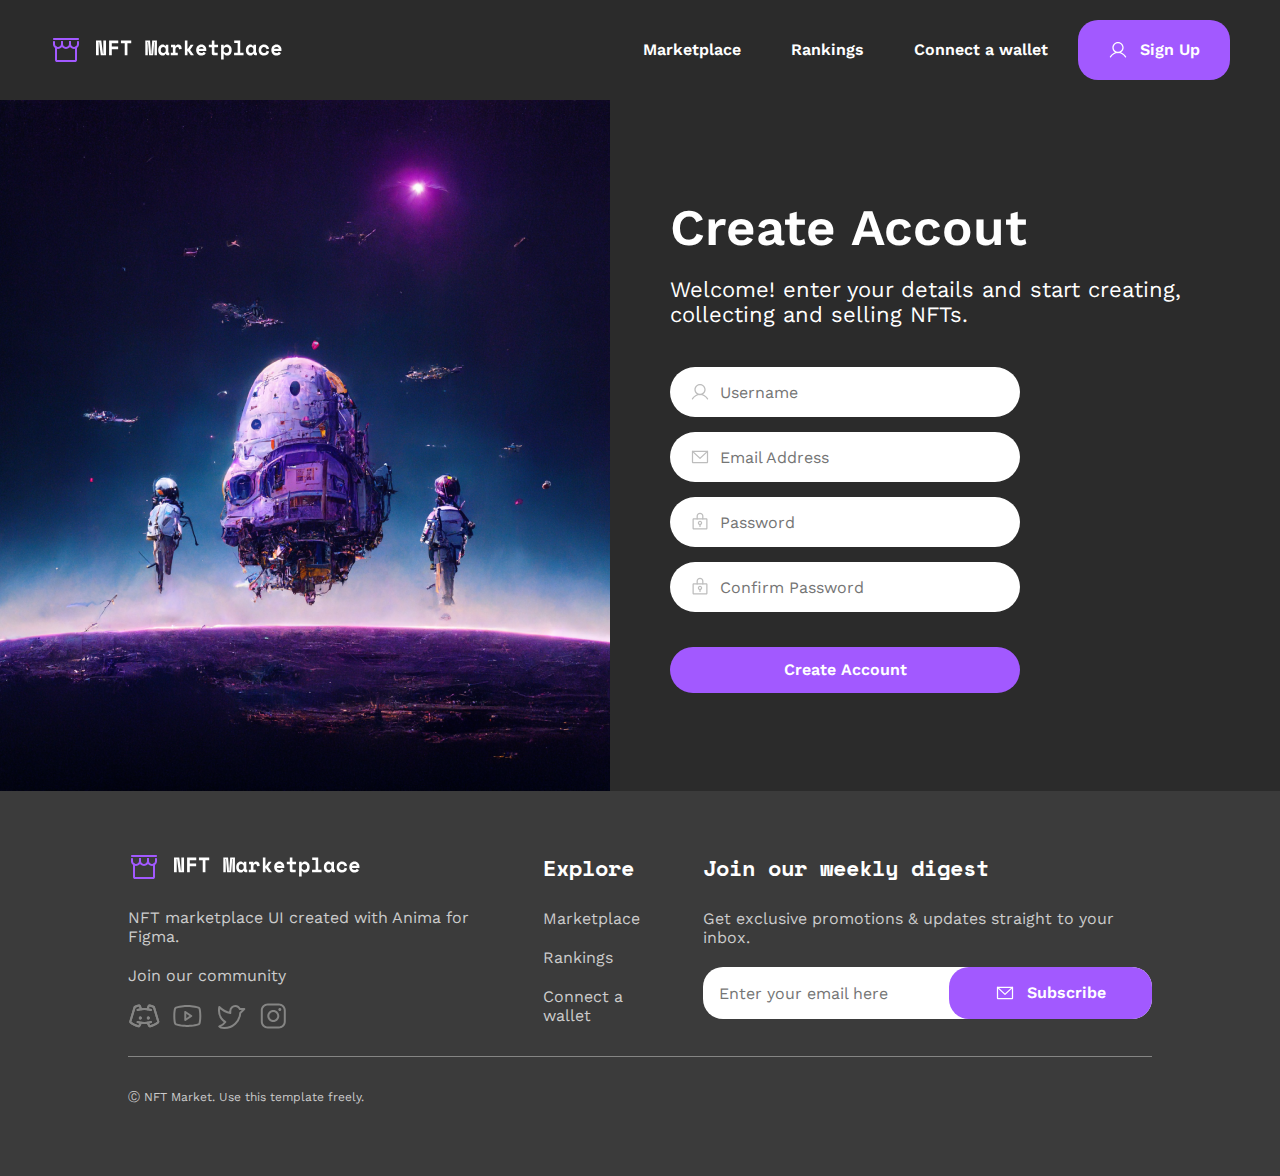
<file: sign-up.html>
<!DOCTYPE html>
<html lang="en">
<head>
    <meta charset="UTF-8">
    <meta name="viewport" content="width=device-width, initial-scale=1.0">
    <link rel="preconnect" href="https://fonts.googleapis.com">
    <link rel="preconnect" href="https://fonts.gstatic.com" crossorigin>
    <link href="https://fonts.googleapis.com/css2?family=Space+Mono:ital,wght@0,400;0,700;1,400;1,700&family=Work+Sans:ital,wght@0,100;0,200;0,300;0,400;0,500;0,600;0,700;0,800;0,900;1,100;1,200;1,300;1,400;1,500;1,600;1,700;1,800;1,900&display=swap" rel="stylesheet">
    <link rel="stylesheet" href="css/default.css">
    <link rel="stylesheet" href="css/header.css">
    <link rel="stylesheet" href="css/tablet/media-header-tablet.css">
    <link rel="stylesheet" href="css/mobile/media-header-mobile.css">
        
    <link rel="stylesheet" href="css/sign-up.css">

    <link rel="stylesheet" href="css/footer.css">
    <link rel="stylesheet" href="css/tablet/media-footer-tablet.css">
    <link rel="stylesheet" href="css/mobile/media-footer-mobile.css">

    <script src="https://ajax.googleapis.com/ajax/libs/jquery/3.7.1/jquery.min.js"></script>
    <script src="js/header/header__menu-switch.js"></script>

    <title>Sign Up</title>
</head>
<body>
    
    <header class="header">
        <a href="index.html" class="header__logo logo">
            <img src="img/logo-icon.svg" alt="NFT Marketplace" class="logo__icon">
            <img src="img/logo-text.svg" alt="NFT Marketplace" class="logo__text">
        </a>
        <nav class="header__menu">
            <a href="marketplace.html" class="menu__link animated_resize">Marketplace</a>
            <a href="rankings.html" class="menu__link animated_resize">Rankings</a>
            <a href="wallet-connect.html" class="menu__link animated_resize">Connect a wallet</a>
            <a href="sign-up.html" class="menu__button action-button action-button_filled animated_resize">
                <img src="img/icons/User.svg" alt="Sign Up" class="menu__button__icon action-button__icon">
                <span class="action-button__text">Sign Up</span>
            </a>
        </nav>
        <button class="header__menu-switch">
            <img src="img/icons/List.svg" alt="" class="menu-switch__icon">
        </button>
    </header>

    <div class="banner">
        <img src="img/sign-up-banner-img.png" alt="" class="banner__img">
        <div class="banner__content">
            <div class="banner__heading">
                <h1 class="banner__title">Create Accout</h1>
                <span class="banner__subtext">
                    Welcome! enter your details and start creating, collecting and selling NFTs.
                </span>
            </div>
            <form action="" class="banner__reg-form reg-form">
                <div class="reg-form__input-block">
                    <img src="img/icons/UserGray.svg" alt="" class="reg-form__input-icon">
                    <input placeholder="Username" type="text" class="reg-form__input" required>
                </div>
                <div class="reg-form__input-block">
                    <img src="img/icons/EnvelopeSimpleGray.svg" alt="" class="reg-form__input-icon">
                    <input placeholder="Email Address" type="email" class="reg-form__input" required>
                </div>
                <div class="reg-form__input-block">
                    <img src="img/icons/LockKeyGray.svg" alt="" class="reg-form__input-icon">
                    <input placeholder="Password" type="password" class="reg-form__input" required>
                </div>
                <div class="reg-form__input-block">
                    <img src="img/icons/LockKeyGray.svg" alt="" class="reg-form__input-icon">
                    <input placeholder="Confirm Password" type="password" class="reg-form__input" required>
                </div>
                <button class="reg-form__button action-button action-button_filled animated_resize">
                    <span class="action-button__text reg-form__button__text">Create Account</span>
                </button>
            </form>
        </div>
    </div>

    <footer class="footer">
        <div class="container">
            <div class="footer__blocks">
                <div class="footer__block">
                    <div class="footer__block__heading">
                        <a href="index.html" class="logo footer__logo">
                            <img src="img/logo-icon.svg" alt="NFT Marketplace" class="footer__logo__icon logo__icon">
                            <img src="img/logo-text.svg" alt="NFT Marketplace" class="footer__logo__text logo__text">
                        </a>
                    </div>
                    <div class="footer__block__content">
                        <span class="footer__text">
                            NFT marketplace UI created with Anima for Figma.
                        </span>
                        <div class="footer__block__links">
                            <span class="footer__text">Join our community</span>
                            <div class="footer__list">
                                <a href="#" class="footer__block__link">
                                    <img src="img/icons/DiscordLogo.svg" alt="" class="footer__block__link-icon">
                                </a>
                                <a href="#" class="footer__block__link">
                                    <img src="img/icons/YoutubeLogo.svg" alt="" class="footer__block__link-icon">
                                </a>
                                <a href="#" class="footer__block__link">
                                    <img src="img/icons/TwitterLogo.svg" alt="" class="footer__block__link-icon">
                                </a>
                                <a href="#" class="footer__block__link">
                                    <img src="img/icons/InstagramLogo.svg" alt="" class="footer__block__link-icon">
                                </a>
                            </div>
                        </div>
                    </div>
                </div>
                <div class="footer__block">
                    <div class="footer__block__heading">
                        <h2 class="footer__block__title">Explore</h2>
                    </div>
                    <div class="footer__block__content">
                        <a href="marketplace.html" class="footer__text">Marketplace</a>
                        <a href="rankings.html" class="footer__text">Rankings</a>
                        <a href="wallet-connect.html" class="footer__text">Connect a wallet</a>
                    </div>
                </div>
                <div class="footer__block">
                    <div class="footer__block__heading">
                        <h2 class="footer__block__title">Join our weekly digest</h2>
                    </div>
                    <div class="footer__block__content">
                        <span class="footer__text">Get exclusive promotions & updates straight to your inbox.</span>
                        <form action="" class="footer__subsc-form subsc-form">
                            <input placeholder="Enter your email here" type="email" class="footer__subsc-form__input subsc-form__input"/>
                            <button class="footer__subsc-form__button subsc-form__button action-button action-button_filled action-button_animated-rotated-resize">
                                <img src="img/icons/EnvelopeSimple.svg" alt="" class="form__button__icon action-button__icon">
                                <span class="action-button__text form__button__text">Subscribe</span>
                            </button>
                        </form>
                    </div>
                </div>
            </div>
            <div class="footer__underline">
                <span class="footer__text footer__text_underline">Ⓒ NFT Market. Use this template freely.</span>
            </div>
        </div>
        
    </footer>

</body>
</html>
</file>
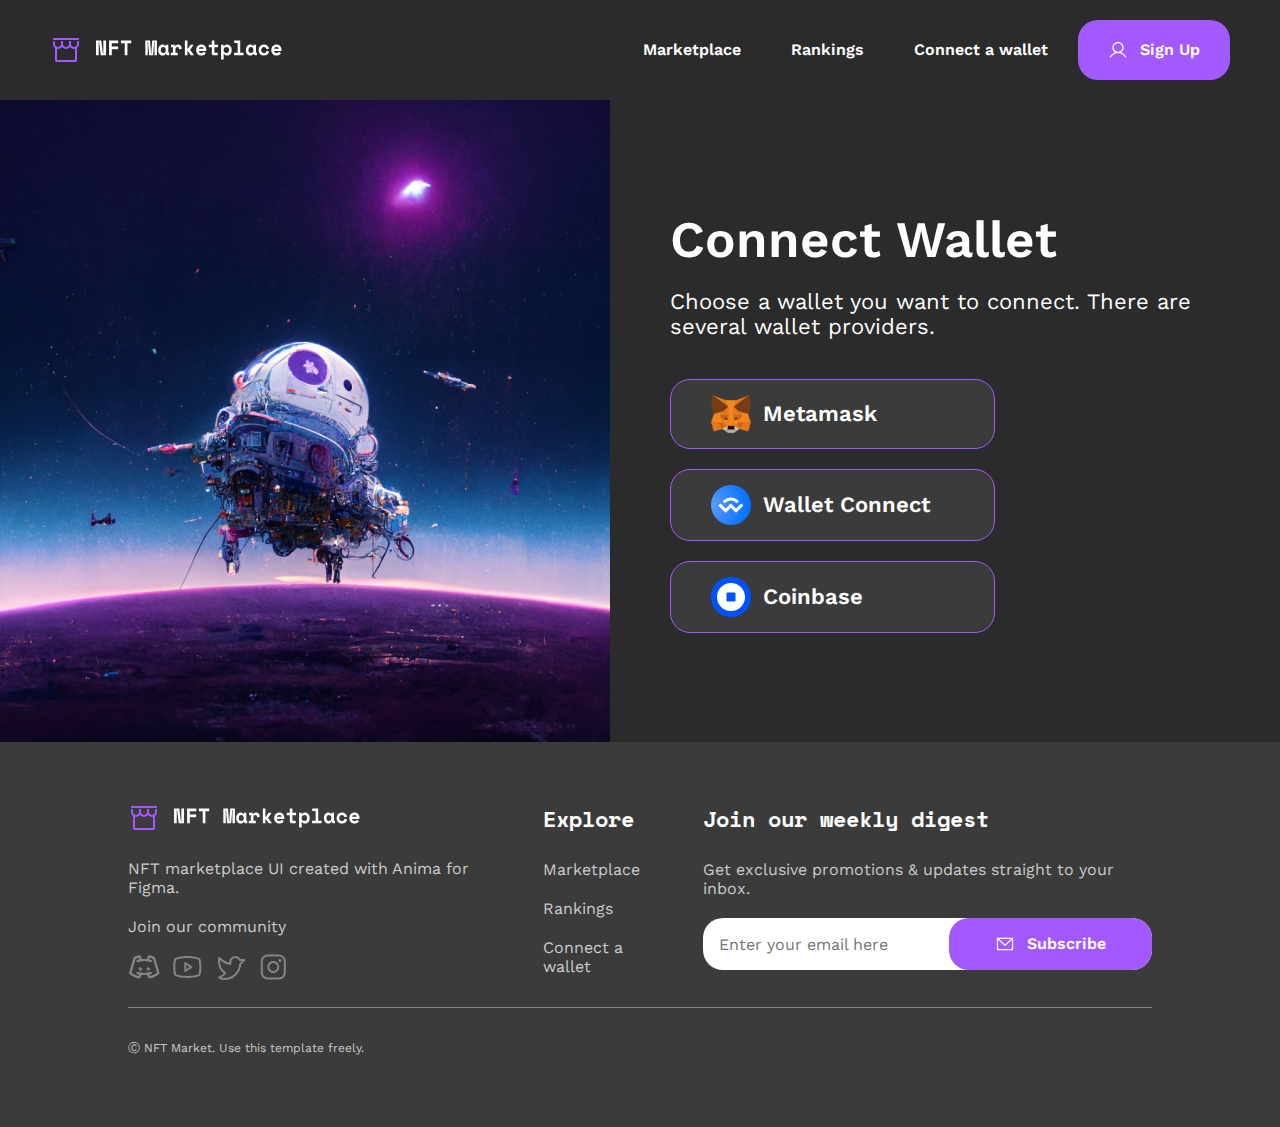
<file: wallet-connect.html>
<!DOCTYPE html>
<html lang="en">
<head>
    <meta charset="UTF-8">
    <meta name="viewport" content="width=device-width, initial-scale=1.0">
    <link rel="preconnect" href="https://fonts.googleapis.com">
    <link rel="preconnect" href="https://fonts.gstatic.com" crossorigin>
    <link href="https://fonts.googleapis.com/css2?family=Space+Mono:ital,wght@0,400;0,700;1,400;1,700&family=Work+Sans:ital,wght@0,100;0,200;0,300;0,400;0,500;0,600;0,700;0,800;0,900;1,100;1,200;1,300;1,400;1,500;1,600;1,700;1,800;1,900&display=swap" rel="stylesheet">
    <link rel="stylesheet" href="css/default.css">
    <link rel="stylesheet" href="css/header.css">
    <link rel="stylesheet" href="css/tablet/media-header-tablet.css">
    <link rel="stylesheet" href="css/mobile/media-header-mobile.css">
        
    <link rel="stylesheet" href="css/wallet-connect.css">

    <link rel="stylesheet" href="css/footer.css">
    <link rel="stylesheet" href="css/tablet/media-footer-tablet.css">
    <link rel="stylesheet" href="css/mobile/media-footer-mobile.css">

    
    <script src="https://ajax.googleapis.com/ajax/libs/jquery/3.7.1/jquery.min.js"></script>
    <script src="js/header/header__menu-switch.js"></script>

    <title>Connect a Wallet</title>
</head>
<body>
    <header class="header">
        <a href="index.html" class="header__logo logo">
            <img src="img/logo-icon.svg" alt="NFT Marketplace" class="logo__icon">
            <img src="img/logo-text.svg" alt="NFT Marketplace" class="logo__text">
        </a>
        <nav class="header__menu">
            <a href="marketplace.html" class="menu__link animated_resize">Marketplace</a>
            <a href="rankings.html" class="menu__link animated_resize">Rankings</a>
            <a href="wallet-connect.html" class="menu__link animated_resize">Connect a wallet</a>
            <a href="sign-up.html" class="menu__button action-button action-button_filled animated_resize">
                <img src="img/icons/User.svg" alt="Sign Up" class="menu__button__icon action-button__icon">
                <span class="action-button__text">Sign Up</span>
            </a>
        </nav>
        <button class="header__menu-switch">
            <img src="img/icons/List.svg" alt="" class="menu-switch__icon">
        </button>
    </header>

    <div class="banner">
        <img src="img/wallet-connect-img.png" alt="" class="banner__img">
        <div class="banner__content">
            <div class="banner__heading">
                <h1 class="banner__title">Connect Wallet</h1>
                <span class="banner__subtext">
                    Choose a wallet you want to connect. There are several wallet providers.
                </span>
            </div>
            <div class="banner__links-list">
                <a href="#" class="banner__button-link action-button animated_resize">
                    <img src="img/icons/Metamask.svg" alt="" class="banner__button__icon action-button__icon">
                    <span class="banner__button__text action-button__text">Metamask</span>
                </a>
                <a href="#" class="banner__button-link action-button animated_resize">
                    <img src="img/icons/WalletConnect.svg" alt="" class="banner__button__icon action-button__icon">
                    <span class="banner__button__text action-button__text">Wallet Connect</span>
                </a>
                <a href="#" class="banner__button-link action-button animated_resize">
                    <img src="img/icons/Coinbase.svg" alt="" class="banner__button__icon action-button__icon">
                    <span class="banner__button__text action-button__text">Coinbase</span>
                </a>
            </div>
        </div>
    </div>

    <footer class="footer">
        <div class="container">
            <div class="footer__blocks">
                <div class="footer__block">
                    <div class="footer__block__heading">
                        <a href="index.html" class="logo footer__logo">
                            <img src="img/logo-icon.svg" alt="NFT Marketplace" class="footer__logo__icon logo__icon">
                            <img src="img/logo-text.svg" alt="NFT Marketplace" class="footer__logo__text logo__text">
                        </a>
                    </div>
                    <div class="footer__block__content">
                        <span class="footer__text">
                            NFT marketplace UI created with Anima for Figma.
                        </span>
                        <div class="footer__block__links">
                            <span class="footer__text">Join our community</span>
                            <div class="footer__list">
                                <a href="#" class="footer__block__link">
                                    <img src="img/icons/DiscordLogo.svg" alt="" class="footer__block__link-icon">
                                </a>
                                <a href="#" class="footer__block__link">
                                    <img src="img/icons/YoutubeLogo.svg" alt="" class="footer__block__link-icon">
                                </a>
                                <a href="#" class="footer__block__link">
                                    <img src="img/icons/TwitterLogo.svg" alt="" class="footer__block__link-icon">
                                </a>
                                <a href="#" class="footer__block__link">
                                    <img src="img/icons/InstagramLogo.svg" alt="" class="footer__block__link-icon">
                                </a>
                            </div>
                        </div>
                    </div>
                </div>
                <div class="footer__block">
                    <div class="footer__block__heading">
                        <h2 class="footer__block__title">Explore</h2>
                    </div>
                    <div class="footer__block__content">
                        <a href="marketplace.html" class="footer__text">Marketplace</a>
                        <a href="rankings.html" class="footer__text">Rankings</a>
                        <a href="wallet-connect.html" class="footer__text">Connect a wallet</a>
                    </div>
                </div>
                <div class="footer__block">
                    <div class="footer__block__heading">
                        <h2 class="footer__block__title">Join our weekly digest</h2>
                    </div>
                    <div class="footer__block__content">
                        <span class="footer__text">Get exclusive promotions & updates straight to your inbox.</span>
                        <form action="" class="footer__subsc-form subsc-form">
                            <input placeholder="Enter your email here" type="email" class="footer__subsc-form__input subsc-form__input"/>
                            <button class="footer__subsc-form__button subsc-form__button action-button action-button_filled action-button_animated-rotated-resize">
                                <img src="img/icons/EnvelopeSimple.svg" alt="" class="form__button__icon action-button__icon">
                                <span class="action-button__text form__button__text">Subscribe</span>
                            </button>
                        </form>
                    </div>
                </div>
            </div>
            <div class="footer__underline">
                <span class="footer__text footer__text_underline">Ⓒ NFT Market. Use this template freely.</span>
            </div>
        </div>
        
    </footer>
</body>
</html>
</file>
<file: css/default.css>
/* Default */

* {
    margin: 0;
    padding: 0;
}

button, input {
    background: none;
    border: none;
}

input:focus {
    border: none;
    outline: none;
}

body {
    background-color: #2B2B2B;
}

a {
    text-decoration: none;
}

.container {
    width: 100%;
    max-width: 1024px;
    box-sizing: border-box;
    margin: 0 auto;
}

@media screen and (max-width: 1024px) {
    .container {
        max-width: 790px;
    }
}

@media screen and (max-width: 425px) {
    .container {
        max-width: 415px; 
    }
}

/* General animations */

.animated_resize {
    transform: scale(1);
    transition: transform 0.3s;
}
.animated_resize:hover {
    transform: scale(0.95)
}


/* Buttons */

.action-button {
    border: 2px solid #A259FF;
    border-radius: 20px;
    display: inline-flex;
    justify-content: center;
    align-items: center;
    gap: 12px;
    box-sizing: border-box;
    cursor:pointer;
}

.action-button_filled {
    background-color: #A259FF;
    border-radius: 20px;
    border: none;
}

.action-button__text {
    font: 600 1em 'Work Sans';
    color: white;
    line-height: 100%;
}

.action-button__icon {
    max-width: 100%;
    height: auto;
    display: block;
}

.action-button_animated-rotated-resize {
    transform: rotateY(0deg) scale(1);
    transition: transform 0.3s;
}
.action-button_animated-rotated-resize:hover {
    transform: rotateY(10deg) scale(0.95);
}

/* User card */

.usercard {
    display: inline-flex;
    align-items: center;
    gap: 10px;
    cursor:pointer;
}

.usercard__user-link {
    display: inline-block;
    max-width: fit-content;
}

.usercard__username {
    font: 400 1em 'Work Sans';
    color: white;
    line-height: 100%;
}

.usercard__avatar {
    max-width: 100%;
    height: auto;
    display: block;
}

.usercard_animated_moving {
    transform: translate3d(0, 0, 0) scale(1);
    transition: transform 0.3s;
}

.usercard_animated_moving:hover {
    transform: translate3d(10%, 0, 0) scale(0.95);
}


/* Logo */

.logo {
    display: flex;
    justify-content: space-between;
    align-items: center;
}

.logo__icon {
    max-width: 80%;
    height: auto;
}

.logo__text {
    max-width: 80%;
    height: auto;
}

/* Statistical info */

.stat-info {
    display: grid;
    grid-auto-flow: column;
    gap: 20px;
}
.stat-info__block {
    display: flex;
    flex-direction: column;
    justify-content: space-between;
}
.stat-info__heading {
    font: 700 1.75em 'Space Mono';
    color: white;
}
.stat-info__text {
    font: 400 1.5em 'Work Sans';
    color: white;
}


@media screen and (max-width: 1024px) {
    .stat-info__heading {
        font-size: 1.375em;
    }
    .stat-info__text{
        font-size: 1em;
    }
}

/* NFT Card */

.nft-card {
    display: flex;
    flex-direction: column;
}

.nft__img {
    max-width: 100%;
    height: auto;
}

.nft__desc {
    display: flex;
    flex-direction: column;
    background: #3B3B3B;
    padding: 20px 30px 25px 30px;
    border-radius: 0 0 20px 20px;
}

.nft__title {
    font: 600 1.375em 'Work Sans';
    color: white;
    margin: 0 0 10px 0;
}

.nft__details {
    display: flex;
    justify-content: space-between;
    margin: 25px 0 0 0;
}

.nft__detail {
    display: flex;
    flex-direction: column;
    gap:8px;
}

.nft__detail_first {
    align-items: flex-start;
}

.nft__detail_last {
    align-items: flex-end;
}

.nft__detail__param {
    font: 400 0.75em 'Space Mono';
    color: #858584;
}

.nft__detail__value {
    font: 400 1em 'Space Mono';
    color: white;
}


/* Tabs and Pages Widget */

.tabs {
    display: grid;
    grid-auto-flow: column;
}

.tab {
    display: flex;
    justify-content: center;
    align-items: center;
    gap: 15px;
    padding: 15px 0;
    cursor: pointer;
    box-sizing: border-box;
}

.tab_active {
    box-shadow: 0 2px #858584;
}

.tab__title {
    font: 600 1.375em 'Work Sans';
    color: #858584;
}

.tab_active .tab__title {
    color: white;
}

.tab__number {
    font: 400 1em 'Space Mono';
    color: white;
    display: inline-flex;
    justify-content: center;
    align-items: center;
    background-color: #3B3B3B;
    box-sizing: border-box;
    padding: 5px 10px;
    border-radius: 30px;
}

.tab_active .tab__number {
    background-color: #858584;
}

.item_hidden {
    display: none !important;
}

/* Item grid */

.grid-list {
    display: grid;
    gap: 30px;
    grid-template-columns: repeat(3, 1fr);
}

@media screen and (max-width: 1024px) {
    .grid-list {
        grid-template-columns: repeat(2, auto);
    }
}

@media screen and (max-width: 425px) {
    .grid-list {
        grid-template-columns: auto;
    }
}

/* Timer */

.timer {
    align-self: flex-end;
    display: inline-flex;
    flex-direction: column;
    background: #3B3B3B80;
    border-radius: 20px;
    padding: 30px;
    gap: 5px;
}

.timer__title {
    font: 400 0.75em 'Space Mono';
    color: white;
}

.timer__display {
    display: inline-flex;
    justify-content: space-between;
    gap: 15px;
}

.timer__number {
    display: flex;
    flex-direction: column;
}

.timer__digits {
    font: 700 2.375em 'Space Mono';
    color: white;
}

.timer__filler {
    font: 700 1.75em 'Space Mono';
    color: white;
    margin-top: 5px;
}

.timer__subtext {
    font: 400 0.75em 'Space Mono';
    color: white;
}

.timer__button {
    padding: 20px 0;
    margin-top: 20px;
}

@media screen and (max-width: 1024px) {
    .timer__display {
        gap: 5px;
    }
}

@media screen and (max-width: 475px) {
    .timer__display {
        gap: 0;
    }
}

/* Subscription form */


.subsc-form {
    display: flex;
    justify-content: space-between;
    border-radius: 20px;
    background-color: white;
}

.subsc-form__input {
    padding: 16px;
    font: 400 1em 'Work Sans';
    color: #2B2B2B;
}

.subsc-form__button {
    padding: 16px 50px;
    font: 600 1em 'Work Sans';
}

@media screen and (max-width: 1024px) {
    .subsc-form {
        flex-direction: column;
        gap: 16px;
        align-items: stretch;
        border-radius: 0;
        background: none;
    }

    .subsc-form__input {
        padding: 16px;
        border-radius: 20px;
        background-color: white;
    }
    
    .subsc-form__button {
        width: 100%;
        margin-left: 0;
    }
}

@media screen and (max-width: 475px) {
    .subsc-form__button:hover {
        transform: scale(0.95) !important;
    }
}
</file>
<file: css/header.css>
/* Header */

.header {
    display: flex;
    justify-content: space-between;
    padding: 20px 50px;
    position: relative;
}

.header__menu {
    display: flex;
    justify-content: space-between;
    align-items: center;
    gap: 10px;
}

.menu__link {
    font: 600 1em 'Work Sans';
    text-align: center;
    color: white;
    line-height: 100%;
    padding: 0 20px;
}

.menu__button {
    padding: 20px 30px;
}

.header__menu-switch {
    display: none;
    cursor: pointer;
}

.menu-switch__icon {
    max-width: 100%;
    height: auto;
}
</file>
<file: css/tablet/media-header-tablet.css>
@media screen and (max-width: 1024px) {
    .header__menu {
        display: none;
        flex-direction: column;
        align-items: stretch;
        position: absolute;
        box-sizing: border-box;
        right: 0;
        z-index: 100;
        padding: 10px;
        max-width: 475px;
        width: 100%;
        background: #2b2b2b;
        border-bottom: 1px solid #3b3b3b;
    }
    .menu__link {
        padding: 20px 30px;
        border-bottom: 1px solid #3b3b3b;
    }
    .header__menu-switch {
        display: inline-block;
    }
}
</file>
<file: css/mobile/media-header-mobile.css>
@media screen and (max-width: 475px) {
    .header {
        padding: 15px 30px;
    }
}
</file>
<file: css/index.css>
/* Banner (Hero section)*/

.banner {
    display: grid;
    justify-content: space-between;
    gap: 20px 30px;
    padding: 80px 10px;
}

.desc__title {
    font: 600 4.1875em 'Work Sans';
    color: white;
}

.desc__text {
    font: 400 1.375em 'Work Sans';
    color: white;
    line-height: 170%;
}

.desc__button {
    padding: 20px 50px;
    margin: 10px 0;
}

.banner__item {
    display: flex;
    flex-direction: column;
    grid-area: 1 / 2 / 4 / 2;
} 

.item__desc {
    display: inline-block;
    padding: 20px;
    border-radius: 0 0 20px 20px;
    background-color: #3B3B3B;
}

.item__title {
    font: 600 1.375em 'Work Sans';
    color: white;
    padding: 0 0 15px 0;
}

.item__img {
    max-width: 100%;
    border-radius: 20px 20px 0 0;
}


/* Collections */

.collections-banner {
    padding: 80px 10px;
}

.collections__heading {
    display: flex;
    flex-direction: column;
    gap: 10px;
}

.collections__title {
    font: 600 2.375em 'Work Sans';
    color: white;
}

.collections__subtitle {
    font: 400 1.375em 'Work Sans';
    color: white;
}

.collections__list {
    display: flex;
    justify-content: center;
    gap: 30px;
    flex-wrap: nowrap;
    margin-top: 60px;
}

.banner__collection {
    display: flex;
    flex-direction: column;
    flex-shrink: 1;
}

.collection__images {
    display: grid;
    grid-template-columns: repeat(auto-fill, minmax(30%, 1fr));
    justify-content: space-between;
    gap: 15px;
}

.collection__img-link {
    display: inline-block;
}

.collection__img-link_first {
    grid-area: 1 / 1 / 4 / 4;
}

.collection__button {
    width: 100%;
    height: 100%;
}

.collection__img {
    max-width: 100%;
    height: auto;
    object-fit: cover;
}

.collection__link{
    width: 100%;
    height: 100%;
}

.collection__link-text {
    font: 700 1.375em 'Space Mono';
    color: white;
    line-height: 100%;
}

.collection__desc {
    display: flex;
    flex-direction: column;
    gap: 10px;
    margin: 10% 0 0 0;
}

.collection__title {
    font: 600 1.375em 'Work Sans';
    color: white;
}

/* Top Creators */

.creators-banner {
    display: grid;
    gap: 30px;
    padding: 80px 10px;
}

.creators__title {
    font: 600 2.375em 'Work Sans';
    color: white;
    margin: 0 0 15px 0;
}

.creators__subtext {
    font: 400 1.375em 'Work Sans';
    color: white;
}

.creators__button-block {
    display: flex;
    flex-direction: column;
    justify-content: end;
    align-items: flex-end;
}

.creators__button {
    padding: 20px 50px;
}

.creators__list {
    grid-column: 1 / 3;
    display: grid;
    grid-template-columns: auto auto auto auto;
    gap: 30px;
}

.creators__card {
    position: relative;
    display: inline-flex;
    flex-direction: column;
    align-items: center;
    flex-grow: 2;

    background-color: #3B3B3B;
    border-radius: 20px;
    padding: 20px;

    box-sizing: border-box;

}

.creator__number {
    position: absolute;
    top: 8%;
    left: 8%;
    font: 400 1em 'Space Mono';
    color: #858584;
    display: inline-flex;
    justify-content: center;
    align-items: center;
    background-color: #2B2B2B;
    width: 2em;
    height: 2em;
    max-width: 30px;
    max-height: 30px;
    box-sizing: border-box;
    border-radius: 50%;
}

.creator__info {
    display: flex;
    flex-direction: column;
    align-items: center;
    gap: 10px;
    margin: 20px 0 0 0;
}

.creator__username {
    font: 600 1.375em 'Work Sans';
    color: white; 
}

.creator__param {
    font: 400 1em 'Work Sans';
    color: #858584;
}

.creator__value {
    font: 400 1em 'Work Sans';
    color: white;
}

/* Categories */

.categories-banner {
    padding: 80px 10px;
}

.categories__title {
    font: 600 2.375em 'Work Sans';
    color: white;
}

.categories__list {
    display: flex;
    flex-wrap: wrap;
    justify-content: center;
    align-content: center;
    gap: 20px;
    margin: 50px 0 0 0;
}

.banner__category {
    display: flex;
    flex-direction: column;
    justify-content: stretch;
}

.category__img {
    max-width: 100%;
    height: auto;
    object-fit: cover;
}

.category__desc {
    background: #3B3B3B;
    padding: 20px 30px 25px 30px;
    border-radius: 0 0 20px 20px;
}

.category__title {
    font: 600 1.375em 'Work Sans';
    color: white;
}

/* NFTS */

.nfts-banner {
    display: grid;
    gap: 30px;
    padding: 80px 10px;
}

.nfts__title {
    font: 600 2.375em 'Work Sans';
    color: white;
    margin: 0 0 15px 0;
}

.nfts__subtext {
    font: 400 1.375em 'Work Sans';
    color: white;
}

.nfts__button-block {
    display: flex;
    flex-direction: column;
    justify-content: end;
    align-items: flex-end;
}

.nfts__button {
    padding: 20px 50px;
}

.nfts__list {
    grid-column: 1 / 3;
    display: flex;
    flex-wrap: wrap;
    justify-content: center;
    gap: 15px;
    margin: 40px 0 0 0;
}

/* NFT Advert */

.nft-advert-banner {
    display: flex;
    align-items: flex-end;
    height: 85vh;
    min-height: fit-content;
    padding: 0 10px 60px;
    box-sizing: border-box;
    background-image: linear-gradient(180deg, rgba(162, 89, 255, 0) 0%, #A259FF 100%), url("../img/nft-background.png");
    background-position: top center;
    background-size: cover;
}

.nft-advert__content {
    display: grid;
    width: 100%;
    row-gap: 30px;
}

.nft-advert__author {
    border-radius: 50px;
    width: fit-content;
    padding: 10px 20px;
    background: #3B3B3B;
}

.nft-advert__ntf-title {
    font: 600 3.1875em 'Work Sans';
    color: white;
    grid-area: 2 / 1 / 3 / 1;
}

.nft-advert__button-block {
    grid-area: 3 / 1 / 4 / 1;
}

.nft-advert__button {
    background: white;
    padding: 22px 50px;
}

.nft-advert__button__text {
    color: black;
}

.nft-advert__timer-block {
    grid-area: 2 / 2 / 4 / 2;
    display: flex;
    flex-direction: column;
    justify-content: flex-end;
}


/* Tips Block */

.tips-banner {
    padding: 80px 10px;
}

.tips__title {
    font: 600 2.375em 'Work Sans';
    color: white;
    margin: 0 0 15px 0;
}

.tips__subtext {
    font: 400 1.375em 'Work Sans';
    color: white;
}

.tips__list {
    display: flex;
    justify-content: center;
    gap: 30px;
    margin: 60px 0 0 0;
}

.banner__tip {
    display: inline-flex;
    flex-direction: column;
    align-items: center;
    flex: 0 1 33.3%;
    gap: 20px;
    padding: 10px 20px 30px;
    border-radius: 20px;
    background-color: #3B3B3B;
}

.tip__image {
    max-width: 100%;
    height: auto;
}

.tip__desc {
    display: flex;
    flex-direction: column;
    text-align: center;
    gap: 10px;
}

.tip__title {
    font: 600 1.375em 'Work Sans';
    color: white;
}

.tip__text {
    font: 400 1em 'Work Sans';
    color: white;
    line-height: 150%;
}

/* Widget */

.widget-banner {
    padding: 40px 10px 80px;
}

.widget__block {
    padding: 50px;
    display: grid;
    grid-auto-flow: column;
    grid-auto-columns: 1fr;
    gap: 80px;
    border-radius: 20px;
    box-sizing: border-box;
    background-color: #3B3B3B;
}

.widget__img {
    max-width: 100%;
    height:100%
}

.widget__content {
    display: flex;
    flex-direction: column;
    gap: 20px;
    padding: 15px 0;
}
.widget__title {
    font: 600 2.375em 'Work Sans';
    color: white;
}

.widget__text {
    font: 400 1.375em 'Work Sans';
    color: white;
    line-height: 160%;
}

.widget__subsc-form {
    margin: 20px 0 0 0;
}
</file>
<file: css/tablet/media-index-tablet.css>
@media screen and (max-width: 1024px) {

    .desc__title {
        font: 600 2.375em 'Work Sans';
        color: white;
    }
    
    .desc__text {
        font: 400 1em 'Work Sans';
        color: white;
        line-height: 170%;
    }

    .stat-info__heading {
        font: 700 1.375em 'Space Mono';
        color: white;
    }
    .stat-info__text {
        font: 400 1em 'Work Sans';
        color: white;
    }

    .collections-banner {
        padding: 40px 10px;
    }

    .collections__title {
        font-size: 1.75em;
    }

    .collections__subtitle {
        font-size: 1em;
    }
    
    .collections__list {
        margin-top: 40px;
    }
    

    .banner__collection:nth-child(n+3) {
        display: none;
    }

    .creators-banner {
        padding: 40px 10px;
    }

    .creators__title {
        font-size: 1.75em;
    }
    
    .creators__subtext {
        font-size: 1em;
    }

    .creators__list {
        grid-template-columns: auto auto;
    }

    .creators__card {
        flex-direction: row;
        flex-grow: 0;
        flex-shrink: 0;
    }

    .creators__card:nth-child(n+7) {
        display: none;
    }

    .creator__info {
        align-self: stretch;
        justify-content: space-around;
        align-items: flex-start;
        margin: 0 0 0 20px;
    }

    .creator__number {
        top: 15%;
        left: 5%;
        font-size: 0.8em;
    }

    .creator__avatar {
        max-width: 20%;
    }

    .categories-banner {
        padding: 40px 10px;
    }

    .categories__title {
        font-size: 1.75em;
    }

    .nfts-banner {
        padding: 40px 10px 80px;
    }

    .nfts__title {
        font-size: 1.75em;
    }
    
    .nfts__subtext {
        font-size: 1em;
    }

    .tips-banner {
        padding: 40px 10px;
    }

    .tip__title {
        font-size: 1em;
    }

    .tip__text {
        font-size: 0.75em;
    }

    .widget__block {
        gap: 30px;
        padding: 40px;
    }

    .widget__title {
        font-size: 1.75em;
    }
    
    .widget__text {
        font-size: 1em;
    }

    .widget__subsc-form__button:hover {
        transform: scale(0.95) !important;
    }

}
</file>
<file: css/mobile/media-index-mobile.css>
@media screen and (max-width: 475px){
    .banner {
        padding: 40px 10px;
    }

    .banner__desc {
        align-items: center;
    }

    .desc__title {
        font: 600 1.75em 'Work Sans';
        color: white;
    }

    .desc__button {
        width: 100%;
    }

    .banner__item {
        grid-area: 3 / 1 / 3 / 1
    }

    .banner__collection:nth-child(n+2) {
        display: none;
    }

    .creators__list {
        grid-column: 1 / 1;
        grid-template-columns: auto;
    }

    .creators__button-block {
        grid-area: 3 / 1 / 3 / 1;
        align-items: stretch;
    }

    .nfts__list {
        grid-column: 1 / 1;
    }

    .nfts__button-block {
        grid-area: 3 / 1 / 3 / 1;
        align-items: stretch;
    }
    
    .nft-advert-banner {
        padding-bottom: 40px;
    }

    .nft-advert__ntf-title {
        grid-area: 2 / 1 / 2 / 1;
    }

    .nft-advert__timer-block {
        grid-area: 3 / 1 / 3 / 1;
        display: flex;
    }
    
    .nft-advert__timer {
        align-self: stretch;
    }

    .nft-advert__button-block {
        grid-area: 4 / 1 / 4 / 1;
    }

    .nft-advert__button {
        width: 100%;
    }

    .tips__list {
        flex-direction: column;
    }

    .banner__tip {
        flex-direction: row;
        padding: 20px;
    }

    .tips-banner {
        padding: 40px 10px;
    }

    .tip__image {
        width: 35%;
    }

    .tip__desc {
        text-align: left;
    }

    .widget-banner {
        padding: 40px 10px;
    }

    .widget__block {
        grid-auto-flow: row;
        background: none;
        padding: 0;
    }

    .widget__img {
        width: 100%;
    }
    

}
</file>
<file: css/footer.css>
.footer {
    background: #3B3B3B;
    padding: 40px 10px;
}

.footer__blocks {
    display: flex;
    justify-content: space-around;
    align-items: flex-start;
    border-bottom: 1px solid #858584;
    gap: 30px;
    padding: 20px 0;
}

.footer__block {
    display: inline-flex;
    flex-direction: column;
    align-items: flex-start;
}

.footer__block__content {
    display: flex;
    flex-direction: column;
    gap: 20px;
    margin: 25px 0 0 0;
}

.footer__block__links {
    display: flex;
    flex-direction: column;
    gap: 15px;
}

.footer__list {
    display: inline-flex;
    gap: 10px;
}

.footer__block__title {
    font: 700 1.375em 'Space Mono';
    color: white;
}

.footer__text {
    font: 400 1em 'Work Sans';
    color: #CCCCCC;
}

.footer__underline {
    padding: 30px 0;
}

.footer__text_underline {
    font-size: 0.75em;
}
</file>
<file: css/tablet/media-footer-tablet.css>
@media screen and (max-width: 1024px) {
    .footer__blocks {
        flex-direction: column;
        padding-bottom: 50px;
        align-items: stretch;
    }

    .footer__subsc-form {
        flex-direction: row;
        gap: 0;
        border-radius: 20px;
        background-color: white;
    }

    .footer__subsc-form__input {
        padding: 16px;
        font: 400 1em 'Work Sans';
        color: #2B2B2B;
        box-sizing: border-box;
    }
    
    .footer__subsc-form__button {
        width: 48%;
        padding: 16px 50px;
        margin-left: -48%;
        font: 600 1em 'Work Sans';
    }

}
</file>
<file: css/mobile/media-footer-mobile.css>
@media screen and (max-width: 475px) {
    .footer__subsc-form {
        flex-direction: column;
        gap: 20px;
        align-items: stretch;
        border-radius: 0;
        background:none;
    }

    .footer__subsc-form__input {
        padding: 16px;
        border-radius: 20px;
        background-color: white;
    }
    
    .footer__subsc-form__button {
        width: 100%;
        margin-left: 0;
    }
}
</file>
<file: css/artist.css>
/* Profile block */


.profile-banner {
    border-bottom: 1px solid #3B3B3B;
}

.profile__img {
    width: 100%;
    height: 40vh;
    object-fit: cover;
}

.profile__user-avatar {
    border: 2px solid #2b2b2b;
    border-radius: 20px;
}

.profile__info {
    display: flex;
    flex-direction: column;
    gap: 30px;
    margin-top: -130px;
    border-radius: 20px;
    padding: 50px 10px;
}

.profile__info-item {
    display: flex;
    justify-content: space-between;
    flex-wrap: wrap;
}

.profile__username {
    font: 600 3.1875em 'Work Sans';
    color: white;
}

.profile__buttons {
    display: flex;
    justify-content: space-between;
    gap: 20px;
}

.profile__button {
    padding: 20px 30px;
}

.profile__info__block {
    display: flex;
    flex-direction: column;
    gap: 10px;
}

.profile__block__title {
    font: 700 1.375em 'Space Mono';
    color: #858584;
}

.profile__block__text {
    font: 400 1.375em 'Work Sans';
    color: white;
}

.profile__stat-info {
    width: 100%;
    max-width: 520px;
    gap: 30px;
}

.profile__links {
    display: flex;
    justify-content: space-between;
    gap: 10px;
}

.tags {
    margin-top: 10px;
    padding: 0 10px;
}

@media screen and (max-width: 1024px) {
    .profile__info-item {
        flex-direction: column;
        align-items: flex-start;
    }

    .profile__username {
        font-size: 2.375em;
    }

    .profile__block__title {
        font-size: 1em;
    }

    .profile__block__text {
        font-size: 1em;
    }

    .profile__buttons {
        margin-top: 30px;
    }

}

@media screen and (max-width: 425px) {

    .profile__username {
        font-size: 1.75em;
    }

    .profile__user-avatar {
        align-self: center;
    }
    .profile__buttons {
        align-self: stretch;
        flex-direction: column;
    }
}

/* Works block */

.works-banner {
    background: #3b3b3b;
    padding: 60px 0;
    border-bottom: 2px solid #2b2b2b;
}

.works__item .nft__desc {
    background: #2b2b2b;
}



@media screen and (max-width: 425px) {
    .tag__count {
        display: none;
    }
    
}
</file>
<file: css/marketplace.css>
.banner {
    padding: 80px 10px;
    border-bottom: 1px solid #3B3B3B;
}

.banner__content {
    display: flex;
    flex-direction: column;
}

.banner__heading {
    display: flex;
    flex-direction: column;
    gap: 20px;
}

.banner__title {
    font: 600 3.1875em 'Work Sans';
    color: white;
}

.banner__subtitle {
    font: 400 1.375em 'Work Sans';
    color: white;
}

.banner__search-block {
    display: flex;
    gap: 10px;
    padding: 12px 20px;
    margin: 30px 0 0 0;
    border-radius: 20px;
    border: 1px solid #3B3B3B;
}

.search-block__input {
    width: 100%;
    font: 400 1em 'Work Sans';
    color: #858584;
}

.search-block__input__icon {
    max-width: 100%;
    height: auto;
}

.categories {
    margin-top: 10px;
}

.marketplace {
    padding: 60px 10px 80px;
    background-color: #3B3B3B;
    border-bottom: 2px solid #2b2b2b;
}

.marketplace__item .nft__desc {
    background: #2b2b2b;
}

@media screen and (max-width: 1024px) {
    .banner__title {
        font-size: 2.375em;
    }
    
    .banner__subtitle {
        font-size: 1em;
    }
}

@media screen and (max-width: 425px) {

    .banner__title {
        font-size: 1.75em;
    }

    .category__count {
        display: none;
    }
    
}
</file>
<file: css/nft.css>
/* NFT info */

.nft-img {
    width: 100%;
    height: 70vh;
    object-fit: cover;
}

.nft-info {
    position: relative;
    display: flex;
    flex-direction: column;
    align-items: flex-start;
    gap: 35px;
    padding: 40px 10px;
}

.nft-info__item {
    display: flex;
    flex-direction: column;
    gap: 10px;
}

.nft-info__nft-name {
    font: 600 3.1875em 'Work Sans';
    color: white;
}

.nft-info__minting-date {
    font: 400 1.375em 'Work Sans';
    color: #858584;
}

.nft-info__title {
    font: 700 1.375em 'Space Mono';
    color: #858584;
}

.nft-info__text {
    font: 400 1.375em 'Work Sans';
    color: white;
    line-height: 35.2px;
}

.nft-info__artist-name {
    font: 600 1.375em 'Work Sans';
}

.nft-info__links {
    display: flex;
    flex-direction: column;
    gap: 10px;
}

.nft-info__link {
    display: flex;
    align-items: center;
    gap: 10px;
}

.nft-info__link-text {
    font: 400 1.375em 'Work Sans';
    color: white;
    line-height: 100%;
}

.nft-info__tags {
    display: flex;
    flex-wrap: wrap;
    gap: 20px;
    margin: 10px 0 0 0;
}

.nft-info__tag {
    padding: 10px 30px;
    border-radius: 20px;
    background: #3b3b3b;
    font: 600 1em 'Work Sans';
    color: white;
    text-align: center;
}

.nft-info__timer-block {
    position: absolute;
    right: 0;
    top: 40px;
    display: flex;
    justify-content: center;
    align-items: center;
}

.nft-info__timer {
    background: #3b3b3b;
}

/* Artist works grid list */

.works-info {
    display: flex;
    flex-direction: column;
    padding: 50px 10px;
}

.works-info__heading {
    display: flex;
    justify-content: space-between;
    align-items: center;
}

.works-info__heading__title {
    font: 600 2.375em 'Work Sans';
    color: white;
}

.works-info__heading__button {
    padding: 20px 50px;
}

.works-info__works-list {
    row-gap: 60px;
    column-gap: 30px;
    margin: 60px 0 0 0;
}

@media screen and (max-width: 1024px) {
    .nft-info__nft-name {
        font-size: 2.375em;
    }
    
    .nft-info__minting-date {
        font-size: 1em;
    }

    .nft-info__title {
        font-size: 1em;
    }

    .nft-info__text {
        font-size: 1em;
    }

    .nft-info__tag {
        font-size: 1em;
    }

    .works-info__heading__title {
        font-size: 1.75em;
    }

}

@media screen and (max-width: 425px) {

    .works-info__works-list {
        margin: 30px 0 0 0;
    }
    

    .works-info__heading__button {
        display: none;
    }

    .nft-info__timer-block {
        position: static;
        width: 100%;
    }

}
</file>
<file: css/rankings.css>
.banner {
    padding: 80px 10px;
}

.banner__content {
    display: flex;
    flex-direction: column;
}

.banner__heading {
    display: flex;
    flex-direction: column;
    gap: 20px;
}

.banner__title {
    font: 600 3.1875em 'Work Sans';
    color: white;
}

.banner__subtitle {
    font: 400 1.375em 'Work Sans';
    color: white;
}

/* Filter tabs */

.filters {
    padding: 0 10px;
}

.filter__title {
    font-size: 1.375em;
}

/* Ranking table */

.ranking-table {
    width: 100%;
    border-spacing: 0 20px;
    padding: 30px 10px;
}


.ranking-table__heading {
    font: 400 1em 'Space Mono';
    color: #858584;
    text-align: left;
    padding: 10px 10px 10px 0;
    border-top: 1px solid #3b3b3b;
    border-bottom: 1px solid #3b3b3b;
}

.ranking-table__heading:nth-child(1) {
    border: 1px solid #3b3b3b;
    border-right: none;
    border-radius: 20px 0 0 20px;
    padding-left: 20px;
}

.ranking-table__heading:nth-child(5) {
    border: 1px solid #3b3b3b;
    border-left: none;
    border-radius: 0 20px 20px 0;
    padding-right: 20px;
}

.ranking-table__item {
    background: #3b3b3b;
}

.ranking-table__item__value {
    padding: 10px 0;
}

.ranking-table__item .ranking-table__item__value:nth-child(1) {
    border-radius: 20px 0 0 20px;
    padding-left: 20px;
}

.ranking-table__item .ranking-table__item__value:nth-child(5) {
    border-radius: 0 20px 20px 0;
    padding-right: 20px;
}

.ranking-table__item__number {
    font: 400 1em 'Space Mono';
    color: #858584;
    display: inline-flex;
    justify-content: center;
    align-items: center;
    background-color: #2B2B2B;
    box-sizing: border-box;
    width: 30px;
    height: 30px;
    border-radius: 30px;   
}

.ranking-table__item__user-info {
    display: flex;
    gap: 10px;
    align-items: center;
}

.ranking-table__item__user-avatar {
    max-width: 100%;
    height: auto;
}

.ranking-table__item__username {
    font: 600 1.375em 'Work Sans';
    color: white;
}

.ranking-table__item__change-value {
    font: 400 1em 'Space Mono';
    color: #00AC4F;
}

.ranking-table__item__sold-value, .ranking-table__item__volume-value {
    font: 400 1em 'Space Mono';
    color: white
}

@media screen and (max-width: 1024px) {
    .banner__title {
        font-size: 2.375em;
    }
    
    .banner__subtitle {
        font-size: 1em;
    }

    .filter__title {
        font-size: 1em;
    }

    .ranking-table__item__user-avatar {
        max-width: 10%;
    }

    .ranking-table__item__number {
        background: none;
        width:fit-content;
        height: fit-content;
        padding: 0;
        border-radius: 0;
    }

    
    .ranking-table__heading_sold, .ranking-table__item__value_sold {
        display: none;
    }

}

@media screen and (max-width: 425px) {
    .banner__title {
        font-size: 1.375em;
    }

    .ranking-table__heading {
        font-size: 0.75em;
    }

    .ranking-table__item__username {
        font-size: 1em;
    }

    .ranking-table__item__volume-value {
        font-size: 0.75em;
    }

    .ranking-table__heading_change, .ranking-table__item__value_change {
        display: none;
    }

}
</file>
<file: css/sign-up.css>
.banner {
    display: flex;
    justify-content: center;
}

.banner__img {
    width: 55%;
    max-height: 100vh;
}

.banner__content {
    display: flex;
    flex-direction: column;
    align-items: flex-start;
    padding: 60px;
    margin: auto 0;
}

.banner__heading {
    display: flex;
    flex-direction: column;
    gap: 20px;
}

.banner__title {
    font: 600 3.1875em 'Work Sans';
    color: white;
}

.banner__subtext {
    font: 400 1.375em 'Work Sans';
    color: white;
}

.reg-form {
    display: flex;
    flex-direction: column;
    width: 100%;
    max-width: 350px;
    gap: 15px;
}

.reg-form__input-block {
    display: flex;
    gap: 10px;
    padding: 15px 20px;
    border-radius: 50px;
    background-color: white;
}

.reg-form__input-icon {
    max-width: 100%;
    height: auto;
}

.reg-form__input {
    font: 400 1em 'Work Sans';
    color: #2B2B2B;
}

.reg-form__button {
    padding: 15px 20px;
    border-radius: 50px;
    margin: 20px 0 0 0;
    font-size: 1em;
}

.banner__reg-form {
    margin: 40px 0 0 0;
}

@media screen and (max-width: 1024px) {
    .banner__title {
        font-size: 2.375em;
    }
    
    .banner__subtext {
        font-size: 1em;
    }
}

@media screen and (max-width: 425px) {
    .banner {
        flex-direction: column;
    }

    .banner__img {
        width: 100%;
    }

    .banner__content {
        padding: 30px 20px;
        align-items: center;
    }

    .banner__reg-form {
        max-width: 100%;
    }

}
</file>
<file: css/wallet-connect.css>
.banner {
    display: flex;
    justify-content: center;
}

.banner__img {
    width: 55%;
    max-height: 100vh;
}

.banner__content {
    display: flex;
    flex-direction: column;
    align-items: flex-start;
    padding: 60px;
    margin: auto 0;
    gap: 40px
}

.banner__heading {
    display: flex;
    flex-direction: column;
    gap: 20px;
}

.banner__title {
    font: 600 3.1875em 'Work Sans';
    color: white;
}

.banner__subtext {
    font: 400 1.375em 'Work Sans';
    color: white;
}

.banner__links-list {
    max-width: 325px;
    width: 100%;
    display: flex;
    flex-direction: column;
    gap: 20px;
}

.banner__button-link {
    justify-content: flex-start;
    border-width: 1px;
    padding: 15px 40px;
    background-color: #3b3b3b;
}

.banner__button__text {
    font-size: 1.375em;
}

@media screen and (max-width: 1024px) {
    .banner__title {
        font-size: 2.375em;
    }
    
    .banner__subtext {
        font-size: 1em;
    }
}

@media screen and (max-width: 425px) {
    .banner {
        flex-direction: column;
    }

    .banner__img {
        width: 100%;
    }

    .banner__content {
        padding: 30px 20px 40px 20px;
        align-items: center;
    }

}
</file>
